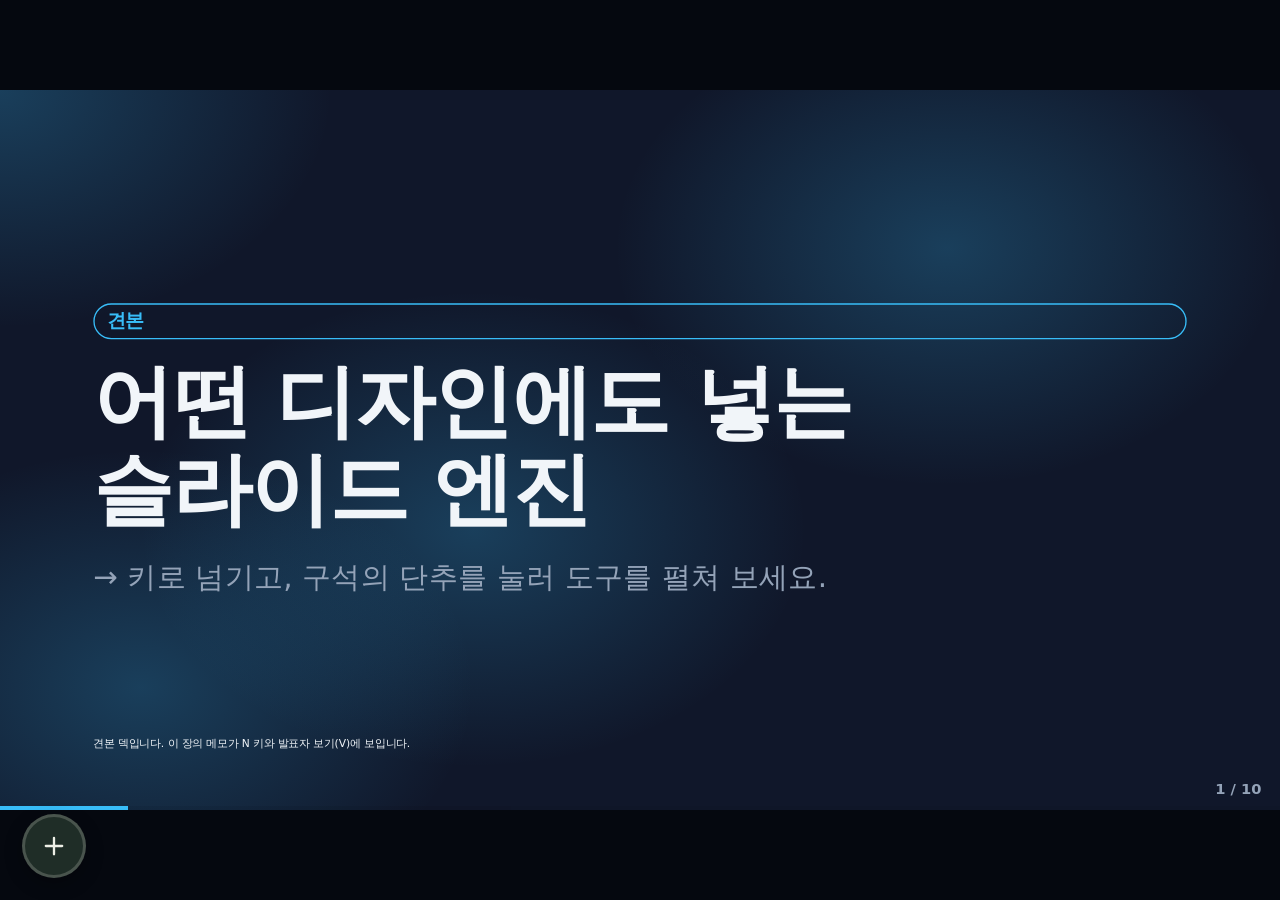
<file: engine/demo.html>
<!doctype html>
<html lang="ko">
<head>
<meta charset="utf-8">
<meta name="viewport" content="width=device-width,initial-scale=1">
<title>슬라이드 엔진 견본</title>
<style id="se-css">
/* =====================================================================
   슬라이드 엔진 · 모양
   엔진이 만드는 것은 모두 se- 로 시작한다. 슬라이드 디자인은 덱 쪽 CSS 가 맡는다.
   ===================================================================== */
:root{
  --se-chrome:#1F2D27; --se-chalk:#EDEFE6; --se-accent:#F1D35C; --se-line:rgba(237,239,230,.18); --se-sub:#B9C2BB;
  --se-mark:#FFE45C; --se-pen:#E5484D;
  --se-font:"IBM Plex Sans KR","Malgun Gothic","Apple SD Gothic Neo","Noto Sans KR",system-ui,sans-serif;
}

/* ---------- 덱이 따로 정하지 않았을 때의 기본 ---------- */
:where(#deck)>:where(.slide){position:absolute;inset:0;visibility:hidden;overflow:hidden}
:where(#deck)>:where(.slide.active){visibility:visible;z-index:2}
:where(#deck)>:where(.slide.leaving){visibility:visible;z-index:1}

/* ---------- 단계 · 강조 · 퇴장 ---------- */
body:not(.se-editing) .slide [data-step]:not(.se-on){visibility:hidden}
.se-gone{opacity:0 !important}
.se-struck{opacity:.6}
.se-glow{filter:drop-shadow(0 0 14px rgba(255,214,0,.85))}
.se-markin{background-image:linear-gradient(var(--se-mark),var(--se-mark));background-repeat:no-repeat;background-size:100% 100%;-webkit-box-decoration-break:clone;box-decoration-break:clone;padding:0 .08em}
.se-underline,.se-circle,.se-strike{position:absolute;overflow:visible;pointer-events:none;z-index:3}
.se-underline{left:-2%;width:104%;bottom:-.22em;height:.32em}
.se-strike{left:-2%;width:104%;top:calc(50% - .16em);height:.32em}
.se-circle{left:-9%;top:-18%;width:118%;height:136%}
.se-underline path,.se-circle path,.se-strike path{fill:none;stroke:var(--se-pen);stroke-width:7;stroke-linecap:round;stroke-dasharray:1;stroke-dashoffset:1}
.se-spot{position:absolute;z-index:40;border-radius:28px;box-shadow:0 0 0 4000px rgba(10,12,16,.64);pointer-events:none}
.se-u{display:inline-block}
.se-wd{display:inline-block;white-space:nowrap}
.se-caret{display:inline-block;width:.07em;height:1em;margin-left:.05em;vertical-align:-.12em;background:currentColor}

/* ---------- 상호작용 ---------- */
.se-flip{position:relative;cursor:pointer;perspective:1800px}
.se-flip>*{backface-visibility:hidden;-webkit-backface-visibility:hidden;transition:transform .7s cubic-bezier(.3,1.2,.5,1)}
.se-flip>:nth-child(2){position:absolute;inset:0;transform:rotateY(180deg)}
.se-flip.se-flipped>:nth-child(1){transform:rotateY(-180deg)}
.se-flip.se-flipped>:nth-child(2){transform:rotateY(0deg)}
#stage:not(.motion) .se-flip>*{transition:none}
.se-coverable{position:relative}
.se-lid{position:absolute;inset:-6px;z-index:5;display:flex;align-items:center;justify-content:center;border-radius:inherit;background:repeating-linear-gradient(-45deg,#2A3A33 0 18px,#24332D 18px 36px);color:#EDEFE6;font:600 40px/1.2 var(--se-font);cursor:pointer;clip-path:inset(0 0 0 0);transition:clip-path .65s cubic-bezier(.7,0,.2,1)}
.se-open>.se-lid{clip-path:inset(0 0 0 100%);pointer-events:none}
#stage:not(.motion) .se-lid{transition:none}
body.se-editing .se-lid{opacity:.35;pointer-events:none}
.se-quiz>*{cursor:pointer;transition:background-color .25s,box-shadow .25s,opacity .25s}
.se-quiz>.se-right{background-color:rgba(34,160,107,.2) !important;box-shadow:inset 0 0 0 6px #22A06B !important}
.se-quiz>.se-wrong{background-color:rgba(229,72,77,.14) !important;box-shadow:inset 0 0 0 6px #E5484D !important;opacity:.7}
body.se-editing .se-quiz>[data-correct]{box-shadow:inset 0 0 0 4px rgba(34,160,107,.7)}
.se-enl{cursor:zoom-in}
.se-hot{cursor:pointer}
.se-pop{position:absolute;z-index:45;max-width:640px;padding:22px 28px;border-radius:18px;background:#1F2D27;color:#EDEFE6;font:500 34px/1.45 var(--se-font);box-shadow:0 20px 50px rgba(0,0,0,.35);transform:translate(-50%,0);pointer-events:auto}
.se-pop.up{transform:translate(-50%,-100%)}

/* 엔진으로 넣은 요소 */
.slide .se-obj{position:absolute;box-sizing:border-box;margin:0}
.se-text{min-height:1.3em;font-size:56px;font-weight:600;line-height:1.35;word-break:keep-all;overflow-wrap:break-word}
.se-text.se-title{font-size:96px;font-weight:700;line-height:1.2}
.se-shape{display:flex;align-items:center;justify-content:center;padding:20px;color:#fff;font-size:48px;font-weight:700;line-height:1.3;text-align:center}
.se-shape[data-shape="round"]{border-radius:40px}
.se-shape[data-shape="ellipse"]{border-radius:50%}
.se-shape[data-shape="triangle"]{clip-path:polygon(50% 0,100% 100%,0 100%);padding-top:30%}
.se-shape[data-shape="arrow"]{clip-path:polygon(0 30%,64% 30%,64% 0,100% 50%,64% 100%,64% 70%,0 70%)}
.se-shape[data-shape="line"]{padding:0;border-radius:6px}
.se-image img{display:block;width:100%;height:100%;object-fit:contain}
.se-hotspot{width:56px;height:56px;padding:0;border:0;border-radius:50%;background:#E5484D;box-shadow:0 0 0 8px rgba(229,72,77,.3);cursor:pointer}
#stage.motion .slide.active .se-hotspot{animation:seHot 1.8s ease-out infinite}
@keyframes seHot{0%{box-shadow:0 0 0 0 rgba(229,72,77,.65)}100%{box-shadow:0 0 0 28px rgba(229,72,77,0)}}

/* ---------- 배경 움직임 ---------- */
.se-bg{position:absolute;inset:0;z-index:-1;overflow:hidden;pointer-events:none;--se-bg-c:var(--c,#2F4BC8)}
.se-bg i{position:absolute;left:var(--x);top:var(--y);display:block}
.se-bg-drift i{width:52%;height:66%;border-radius:50%;background:radial-gradient(closest-side,color-mix(in srgb,var(--se-bg-c) 24%,transparent),transparent);translate:-50% -50%}
.se-bg-particles i{width:calc(16px * var(--s));height:calc(16px * var(--s));border-radius:50%;background:var(--se-bg-c);opacity:.16}
.se-bg-gradient{background:linear-gradient(120deg,color-mix(in srgb,var(--se-bg-c) 16%,transparent),transparent 45%,color-mix(in srgb,var(--se-bg-c) 12%,transparent) 70%,transparent);background-size:300% 300%}
#stage.motion:not(.se-calm) .slide.active .se-bg-drift i{animation:seDrift 16s ease-in-out infinite alternate;animation-delay:calc(var(--d) * -2)}
#stage.motion:not(.se-calm) .slide.active .se-bg-particles i{animation:seFloat 10s linear infinite;animation-delay:calc(var(--d) * -1.6)}
#stage.motion:not(.se-calm) .slide.active .se-bg-gradient{animation:seGrad 18s ease-in-out infinite alternate}
@keyframes seDrift{from{translate:-62% -40%}to{translate:-30% -64%}}
@keyframes seFloat{0%{translate:0 60px;opacity:0}20%{opacity:.22}100%{translate:30px -320px;opacity:0}}
@keyframes seGrad{from{background-position:0% 40%}to{background-position:100% 60%}}

/* ---------- 무대 위 엔진 층 ---------- */
.se-num{position:absolute;right:28px;bottom:16px;z-index:58;display:flex;align-items:center;gap:14px;font:600 22px/1.3 var(--se-font);color:var(--se-num-color,#5F6670);font-variant-numeric:tabular-nums;pointer-events:none}
.se-digits{padding:0 12px;background:#1D2228;color:#fff;font-style:normal}
.se-stepflag{padding:0 10px;background:var(--se-mark);color:#1D2228;font-weight:700}
.se-progress{position:absolute;left:0;right:0;bottom:0;z-index:57;height:6px;background:rgba(0,0,0,.06);pointer-events:none}
.se-progress i{display:block;height:100%;background:var(--se-progress-c,#2F4BC8);transition:width .4s}
body.se-full .se-progress{display:none}
.se-ink,.se-fx{position:absolute;left:0;top:0;width:1920px;height:1080px;pointer-events:none}
.se-ink{z-index:60}
.se-ink-hl{mix-blend-mode:multiply}
.se-fx{z-index:75}
.se-board{position:absolute;inset:0;z-index:59;background:radial-gradient(ellipse at 30% 20%,#2D4239,#1E2D27 72%);box-shadow:inset 0 0 0 18px #6B4E33,inset 0 0 0 24px #4A3522}
.se-board[hidden]{display:none}
.se-ink-hit{position:absolute;inset:0;z-index:66;touch-action:none;cursor:crosshair}
.se-ink-hit[hidden]{display:none}
.se-ink-hit[data-tool="laser"]{cursor:none}
.se-ink-hit[data-tool="eraser"]{cursor:cell}
body.se-editing .se-ink,body.se-editing .se-ink-hit{display:none}

/* 테마: 어둡게 (사진은 원래 색) */
html[data-se-theme="dark"] #stage>:not([data-se-rt]){filter:invert(1) hue-rotate(180deg)}
html[data-se-theme="dark"] #stage>:not([data-se-rt]) :is(img,video){filter:invert(1) hue-rotate(180deg)}

/* ---------- 화면 도구 ---------- */
#se-ui{position:fixed;inset:0;z-index:1000;pointer-events:none;color:var(--se-chalk);font:500 15px/1.4 var(--se-font);-webkit-font-smoothing:antialiased;user-select:none;-webkit-user-select:none}
#se-ui>*{pointer-events:auto}
#se-ui .se-fan,#se-ui .se-sel,#se-ui .se-guides,#se-ui .se-toasts{pointer-events:none}
#se-ui [hidden]{display:none !important}
:where(#se-ui button){font:inherit;color:inherit}
#se-ui :focus-visible{outline:3px solid var(--se-accent);outline-offset:2px}
.se-ic{display:block;flex:none;width:22px;height:22px;fill:none;stroke:currentColor;stroke-width:2;stroke-linecap:round;stroke-linejoin:round}

.se-puck{position:fixed;z-index:5;display:grid;place-items:center;width:64px;height:64px;padding:0;border:3px solid rgba(237,239,230,.2);border-radius:50%;background:var(--se-chrome);color:var(--se-chalk);box-shadow:0 6px 18px rgba(0,0,0,.28);cursor:pointer;touch-action:none;transition:opacity .35s,background-color .2s,color .2s,box-shadow .2s}
.se-puck .se-ic{width:28px;height:28px;transition:transform .3s}
.se-puck.dragging{transition:none;opacity:1}
body:not(.se-awake) #se-ui:not(.se-fan-open) .se-puck:not(:hover):not(.se-pen){opacity:.5}
.se-fan-open .se-puck{background:var(--se-accent);color:var(--se-chrome);opacity:1}
.se-fan-open .se-puck .se-ic{transform:rotate(45deg)}
.se-puck.se-pen{background:var(--puck-c);color:var(--puck-fg,#fff)}
body.se-editing .se-puck{box-shadow:0 0 0 5px var(--se-accent),0 6px 18px rgba(0,0,0,.28)}
body.se-full:not(.se-peek) #se-ui:not(.se-fan-open) .se-puck,body.se-full:not(.se-peek) .se-cap{opacity:0;pointer-events:none}
body.se-idle,body.se-idle *{cursor:none !important}

.se-fan-i{position:fixed;display:grid;place-items:center;width:56px;height:56px;padding:0;border:0;border-radius:50%;background:var(--se-chrome);color:var(--se-chalk);box-shadow:0 6px 16px rgba(0,0,0,.25);cursor:pointer;pointer-events:auto;opacity:0;transform:translate(0,0) scale(.3);transition:transform .38s cubic-bezier(.34,1.56,.64,1),opacity .2s,background-color .15s;transition-delay:calc(var(--i) * 22ms)}
.se-fan.on .se-fan-i{opacity:1;transform:translate(var(--tx),var(--ty)) scale(1)}
.se-fan-i:hover,.se-fan-i:focus-visible{background:var(--se-accent);color:var(--se-chrome);outline:none}
.se-fan-i.on{box-shadow:0 0 0 3px var(--se-accent),0 6px 16px rgba(0,0,0,.25)}
.se-fan-i.back{background:#34463D}
.se-fan-l{position:absolute;left:50%;top:50%;padding:5px 9px;border-radius:8px;background:rgba(31,45,39,.94);color:var(--se-chalk);font-size:14px;font-weight:600;white-space:nowrap;pointer-events:none;transform:translate(calc(-50% + var(--lx)),calc(-50% + var(--ly)))}

.se-cap{position:fixed;z-index:4;display:flex;flex-wrap:wrap;align-items:center;gap:3px;max-width:calc(100vw - 130px);padding:6px 10px;border-radius:32px;background:var(--se-chrome);box-shadow:0 6px 18px rgba(0,0,0,.28)}
.se-t{display:grid;place-items:center;width:40px;height:40px;padding:0;border:0;border-radius:50%;background:none;color:var(--se-chalk);cursor:pointer}
.se-t:hover{background:rgba(237,239,230,.12)}
.se-t.on{background:var(--se-chalk);color:var(--se-chrome)}
.se-mode{height:30px;padding:0 10px;border:1px solid rgba(237,239,230,.35);border-radius:999px;background:none;font-size:13px !important;cursor:pointer}
.se-div{display:block;width:1px;height:26px;margin:0 4px;background:var(--se-line)}
.se-dot{width:26px;height:26px;margin:0 2px;padding:0;border:0;border-radius:50%;background:var(--c);box-shadow:inset 0 0 0 1px rgba(255,255,255,.35);cursor:pointer}
.se-dot.on{box-shadow:0 0 0 3px var(--se-chrome),0 0 0 5px var(--se-chalk)}
.se-sz{display:grid;place-items:center;width:34px;height:40px;padding:0;border:0;border-radius:8px;background:none;cursor:pointer}
.se-sz i{display:block;width:var(--w);height:var(--w);border-radius:50%;background:var(--se-chalk);opacity:.45}
.se-sz.on i{opacity:1;box-shadow:0 0 0 3px rgba(241,211,92,.65)}

.se-boardbar{position:fixed;left:50%;top:16px;z-index:4;display:flex;align-items:center;gap:4px;padding:6px 8px 6px 18px;border-radius:999px;background:var(--se-chrome);box-shadow:0 6px 18px rgba(0,0,0,.3);transform:translateX(-50%)}
.se-boardbar b{margin-right:6px;font-variant-numeric:tabular-nums}
.se-boardbar button{display:inline-flex;align-items:center;gap:6px;height:38px;padding:0 12px;border:0;border-radius:999px;background:none;font-weight:600;cursor:pointer}
.se-boardbar button:hover{background:rgba(237,239,230,.12)}
.se-boardbar .se-ic{width:18px;height:18px}

.se-card{position:fixed;z-index:8;display:flex;flex-direction:column;min-width:290px;max-width:min(440px,calc(100vw - 40px));max-height:calc(100vh - 40px);border:1px solid var(--se-line);border-radius:18px;background:var(--se-chrome);color:var(--se-chalk);box-shadow:0 18px 50px rgba(0,0,0,.38)}
.se-card-h{display:flex;align-items:center;gap:8px;padding:10px 10px 6px 18px;cursor:move;touch-action:none}
.se-card-h b{flex:1;font-size:16px}
.se-x{display:grid;place-items:center;width:36px;height:36px;padding:0;border:0;border-radius:50%;background:none;cursor:pointer}
.se-x:hover{background:rgba(237,239,230,.12)}
.se-card-b{padding:4px 18px 18px;overflow:auto;user-select:text;-webkit-user-select:text}
.se-card-tall{max-height:min(640px,calc(100vh - 40px))}
.se-card-wide{max-width:min(1000px,calc(100vw - 40px))}
.se-btn{display:inline-flex;align-items:center;justify-content:center;gap:6px;height:40px;padding:0 14px;border:1px solid var(--se-line);border-radius:999px;background:rgba(237,239,230,.06);font-weight:600;white-space:nowrap;cursor:pointer}
.se-btn:hover{background:rgba(237,239,230,.14)}
.se-btn:disabled{opacity:.5;cursor:default}
.se-btn .se-ic{width:18px;height:18px}
.se-primary{border-color:var(--se-accent);background:var(--se-accent);color:var(--se-chrome) !important}
.se-primary:hover{background:#F6DE7E}
.se-sm{height:34px;padding:0 12px;font-size:14px !important}
.se-row{display:flex;align-items:center;gap:8px}
.se-wrap{flex-wrap:wrap}
.se-gap{margin-top:14px}
.se-end{justify-content:flex-end}
.se-col{display:flex;flex-direction:column;align-items:stretch;gap:6px}
.se-col .se-btn{justify-content:flex-start}
.se-input{width:100%;min-width:0;height:40px;padding:0 12px;border:1px solid var(--se-line);border-radius:10px;background:rgba(0,0,0,.25);color:var(--se-chalk);font:inherit}
textarea.se-input{height:auto;padding:10px 12px;resize:vertical}
.se-lab{margin:14px 0 6px;color:var(--se-sub);font-size:13px;font-weight:700;letter-spacing:.04em}
.se-hint{margin:6px 0 0;color:var(--se-sub);font-size:13px;font-weight:400;letter-spacing:0}
.se-seg{display:flex;flex-wrap:wrap;gap:4px;padding:4px;border-radius:12px;background:rgba(0,0,0,.25)}
.se-seg button{flex:1 1 auto;height:34px;padding:0 10px;border:0;border-radius:9px;background:none;font-weight:600;white-space:nowrap;cursor:pointer}
.se-seg button[aria-pressed="true"]{background:var(--se-chalk);color:var(--se-chrome)}
.se-chips{display:flex;flex-wrap:wrap;gap:6px}
.se-chips button{height:32px;padding:0 12px;border:1px solid var(--se-line);border-radius:999px;background:none;font-size:14px !important;font-weight:600;cursor:pointer}
.se-chips button[aria-pressed="true"]{border-color:var(--se-accent);background:var(--se-accent);color:var(--se-chrome)}
.se-chips button:disabled{opacity:.4;cursor:not-allowed}
.se-check{display:flex;align-items:center;gap:8px;margin-top:8px;font-size:14px;cursor:pointer}
.se-check.off{opacity:.45;pointer-events:none}
.se-big{margin:10px 0;font:700 72px/1.1 var(--se-font);font-variant-numeric:tabular-nums;text-align:center;letter-spacing:.02em}
.se-card-timer .se-big{font-size:88px}
.se-ended .se-big{color:#FF8A8A}
.se-tabs{margin-bottom:6px}
.se-pk-out{min-height:1.2em;font-size:80px;word-break:keep-all}
.se-pk-out.se-win{color:var(--se-accent)}
.se-pk-hist{min-height:1em;margin:0;color:var(--se-sub);font-size:13px}
.se-pk-num input{text-align:center}
.se-keypad{display:grid;grid-template-columns:repeat(3,1fr);gap:6px;margin-top:10px}
.se-key{height:48px;border:1px solid var(--se-line);border-radius:12px;background:rgba(237,239,230,.06);font-size:20px !important;font-weight:700;cursor:pointer}
.se-toc{display:flex;flex-direction:column;gap:2px;min-width:300px}
.se-toc-sec{margin:12px 0 4px;color:var(--se-accent);font-size:13px;font-weight:700;letter-spacing:.06em}
.se-toc-i{display:flex;align-items:baseline;gap:10px;padding:7px 10px;border:0;border-radius:8px;background:none;font-size:15px;text-align:left;cursor:pointer}
.se-toc-i:hover{background:rgba(237,239,230,.1)}
.se-toc-i.cur{background:rgba(241,211,92,.18)}
.se-toc-i.hid{opacity:.5}
.se-toc-i .n{min-width:2.2em;color:var(--se-sub);font-variant-numeric:tabular-nums;text-align:right}
.se-help{display:grid;grid-template-columns:repeat(auto-fit,minmax(280px,1fr));gap:4px 28px}
.se-help h4{margin:12px 0 6px;color:var(--se-accent);font-size:14px}
.se-help dl{margin:0}
.se-help dl div{display:grid;grid-template-columns:minmax(120px,auto) 1fr;gap:12px;padding:5px 0;border-top:1px solid var(--se-line);font-size:14px}
.se-help dt{font-weight:700}
.se-help dd{margin:0;color:#D5DAD4}
.se-ok{display:flex;align-items:center;gap:8px;color:#7EE2A8;font-weight:700}
.se-chk{display:flex;gap:10px;align-items:baseline;padding:7px 10px;border:0;border-radius:8px;background:rgba(237,239,230,.06);font-size:14px;text-align:left;cursor:pointer}
.se-chk:hover{background:rgba(237,239,230,.14)}
.se-chk b{min-width:2em;color:var(--se-accent)}
.se-chk span{overflow:hidden;white-space:nowrap;text-overflow:ellipsis}

.se-grid{position:fixed;inset:0;z-index:20;display:flex;flex-direction:column;background:#18211D}
.se-grid header{display:flex;align-items:center;gap:16px;padding:14px 22px}
.se-grid header span{flex:1;color:var(--se-sub)}
.se-grid-in{flex:1;display:grid;grid-template-columns:repeat(auto-fill,minmax(216px,1fr));align-content:start;gap:16px;padding:6px 22px 30px;overflow:auto;justify-items:center}
.se-grid-i,.se-film-i{position:relative;padding:0;border:0;background:#000;cursor:pointer;overflow:hidden;outline:3px solid transparent;outline-offset:3px}
.se-grid-i{width:216px;height:121.5px;border-radius:6px}
.se-grid-i.cur,.se-film-i.cur{outline-color:var(--se-accent)}
.se-grid-i:hover{outline-color:#fff}
.se-grid-i.hid .se-thumb,.se-film-i.hid .se-thumb{opacity:.38}
.se-grid-i .n,.se-film-i .n{position:absolute;left:0;top:0;z-index:2;padding:1px 7px;border-bottom-right-radius:6px;background:rgba(31,45,39,.92);color:#fff;font-size:13px;font-weight:700}
.se-thumb{position:relative;overflow:hidden;pointer-events:none}
.se-thumb>.slide,.se-pv-in>.slide{position:absolute;left:0;top:0;right:auto;bottom:auto;width:1920px;height:1080px;visibility:visible !important;transform-origin:0 0}
.se-thumb *,.se-thumb *::before,.se-thumb *::after,.se-pv-in *,.se-pv-in *::before,.se-pv-in *::after{animation:none !important;transition:none !important}
.se-thumb [data-step]{visibility:inherit !important}
.se-thumb .se-lid{display:none}

.se-notes{position:fixed;left:0;right:0;bottom:0;z-index:3;max-height:40vh;overflow:auto;padding:18px max(28px,6vw) 26px;border-top:1px solid var(--se-line);background:rgba(22,30,26,.97);color:#F2F3EF;user-select:text;-webkit-user-select:text}
body.se-editing .se-notes{bottom:118px;max-height:32vh}
.se-notes-h{margin:0 0 6px;color:#AEB4BC;font-size:14px;font-weight:600}
.se-notes-b{font-size:clamp(18px,1.8vw,28px);line-height:1.55}
.se-notes-b[contenteditable]{min-height:2em;outline:2px dashed rgba(241,211,92,.5);outline-offset:6px}
.se-notes-b .none{color:#8C939B}

.se-toasts{position:fixed;left:50%;bottom:28px;z-index:30;display:flex;flex-direction:column;align-items:center;gap:8px;transform:translateX(-50%)}
body.se-editing .se-toasts{bottom:140px}
.se-toast{max-width:80vw;padding:10px 18px;border-radius:999px;background:var(--se-chrome);color:var(--se-chalk);font-weight:600;text-align:center;box-shadow:0 8px 24px rgba(0,0,0,.3);opacity:0;transform:translateY(8px);transition:opacity .25s,transform .25s}
.se-toast.on{opacity:1;transform:none}
.se-modal-back{position:fixed;inset:0;z-index:40;display:grid;place-items:center;background:rgba(0,0,0,.45)}
.se-dialog{width:min(440px,calc(100vw - 40px));padding:22px;border-radius:18px;background:var(--se-chrome);box-shadow:0 24px 60px rgba(0,0,0,.45)}
.se-dialog p{margin:0 0 18px;font-size:17px;line-height:1.5}
.se-cover{position:fixed;inset:0;z-index:50;background:#000;cursor:none}
.se-cover[data-c="white"]{background:#fff}
.se-tchip{position:fixed;right:22px;top:22px;z-index:4;height:44px;padding:0 16px;border:0;border-radius:999px;background:var(--se-chrome);color:var(--se-chalk);font:700 22px/1 var(--se-font) !important;font-variant-numeric:tabular-nums;box-shadow:0 6px 18px rgba(0,0,0,.28);cursor:pointer}
#se-ui[data-corner="tr"] .se-tchip{right:auto;left:22px}
.se-tchip.se-ended{background:#B42318;color:#fff}
.se-enlarge{position:fixed;inset:0;z-index:45;background:rgba(10,12,14,.88);cursor:zoom-out}
.se-enlarge-in{position:absolute;left:50%;top:50%;transform-origin:center}

/* ---------- 편집 모드 ---------- */
.se-sel{position:fixed;inset:0;z-index:2}
.se-box{position:fixed;border:2px solid var(--se-accent);box-shadow:0 0 0 1px rgba(0,0,0,.35);cursor:move;pointer-events:auto}
.se-box:not(.one){border-style:dashed}
.se-box.texting{border-style:dashed;pointer-events:none}
.se-h{position:absolute;width:14px;height:14px;border:2px solid #1F2D27;border-radius:3px;background:#fff;pointer-events:auto}
.se-h-nw{left:-8px;top:-8px;cursor:nwse-resize}.se-h-n{left:calc(50% - 7px);top:-8px;cursor:ns-resize}.se-h-ne{right:-8px;top:-8px;cursor:nesw-resize}.se-h-e{right:-8px;top:calc(50% - 7px);cursor:ew-resize}
.se-h-se{right:-8px;bottom:-8px;cursor:nwse-resize}.se-h-s{left:calc(50% - 7px);bottom:-8px;cursor:ns-resize}.se-h-sw{left:-8px;bottom:-8px;cursor:nesw-resize}.se-h-w{left:-8px;top:calc(50% - 7px);cursor:ew-resize}
.se-h-rot{left:calc(50% - 8px);top:-42px;width:16px;height:16px;border-color:var(--se-accent);border-radius:50%;background:var(--se-accent);cursor:grab}
.se-h-rot::after{content:"";position:absolute;left:5px;top:14px;width:2px;height:22px;background:var(--se-accent)}
@media (pointer:coarse){.se-h{width:24px;height:24px}.se-h-nw,.se-h-ne,.se-h-se,.se-h-sw{margin:-5px}}
.se-guides i{position:fixed;z-index:3;background:#FF3D7F}
.se-guides .v{width:1px}.se-guides .h{height:1px}
.se-pill{position:fixed;z-index:6;display:flex;align-items:center;gap:2px;padding:5px 6px;border-radius:999px;background:var(--se-chrome);box-shadow:0 8px 22px rgba(0,0,0,.32)}
.se-pill button{display:grid;place-items:center;width:38px;height:38px;padding:0;border:0;border-radius:50%;background:none;cursor:pointer}
.se-pill button:hover{background:rgba(237,239,230,.12)}
.se-pill .se-wide{display:flex;gap:6px;width:auto;padding:0 12px;border-radius:999px;background:rgba(241,211,92,.16);color:var(--se-accent);font-size:14px !important;font-weight:700}
.se-pill .se-ic{width:20px;height:20px}
.se-pill-note{padding:0 12px;font-size:14px}
.se-popover{position:fixed;z-index:7;width:min(380px,calc(100vw - 16px));max-height:min(72vh,600px);overflow:auto;padding:4px 16px 16px;border:1px solid var(--se-line);border-radius:16px;background:var(--se-chrome);box-shadow:0 18px 50px rgba(0,0,0,.4)}
.se-popover[data-kind="motion"]{width:min(480px,calc(100vw - 16px))}
.se-popover[data-kind="more"]{width:220px;padding-top:12px}
.se-sw{display:flex;flex-wrap:wrap;align-items:center;gap:8px;margin-bottom:8px}
.se-sw button{width:30px;height:30px;padding:0;border:0;border-radius:50%;background:var(--c);box-shadow:inset 0 0 0 1px rgba(255,255,255,.35);cursor:pointer}
.se-sw .se-none{background:linear-gradient(45deg,transparent 44%,#E5484D 44% 56%,transparent 56%),#fff}
.se-cpick{position:relative;width:30px;height:30px;overflow:hidden;border-radius:50%;background:conic-gradient(red,yellow,lime,cyan,blue,magenta,red);cursor:pointer}
.se-cpick input{width:100%;height:100%;opacity:0;cursor:pointer}
.se-range{width:100%;accent-color:var(--se-accent)}
.se-film{position:fixed;left:0;right:0;bottom:0;z-index:5;display:flex;align-items:stretch;height:118px;border-top:1px solid var(--se-line);background:#16201B}
.se-film-tools{display:grid;flex:none;grid-template-columns:auto auto 1fr;align-content:center;gap:6px;width:300px;padding:8px 12px 8px 104px}
#se-ui[data-corner="br"] .se-film-tools,#se-ui[data-corner="tr"] .se-film-tools,#se-ui[data-corner="tl"] .se-film-tools{padding-left:12px;width:208px}
.se-film-tools button{display:inline-flex;align-items:center;justify-content:center;gap:4px;height:38px;padding:0 10px;border:1px solid var(--se-line);border-radius:10px;background:none;font-weight:600;cursor:pointer}
.se-film-tools button:hover{background:rgba(237,239,230,.12)}
.se-film-tools .se-save{border-color:var(--se-accent);background:var(--se-accent);color:var(--se-chrome)}
.se-film-tools .se-ic{width:18px;height:18px}
.se-film-state{grid-column:1/-1;overflow:hidden;color:var(--se-sub);font-size:12px;white-space:nowrap;text-overflow:ellipsis}
body.se-dirty .se-film-state{color:var(--se-accent)}
.se-film-strip{position:relative;flex:1;display:flex;align-items:center;gap:12px;padding:0 16px;overflow-x:auto;overflow-y:hidden;scrollbar-width:thin}
.se-film-i{flex:none;width:148px;height:83.25px;border-radius:5px;touch-action:pan-x}
.se-film-i .h{position:absolute;right:4px;top:4px;z-index:2;display:grid;place-items:center;width:24px;height:24px;border-radius:50%;background:rgba(31,45,39,.92)}
.se-film-i .h .se-ic{width:15px;height:15px}
.se-film-i.drag{opacity:.4}
.se-film-add{display:grid;flex:none;place-items:center;width:83px;height:83px;border:2px dashed rgba(237,239,230,.35);border-radius:8px;background:none;cursor:pointer}
.se-film-mark{position:absolute;top:14px;bottom:14px;width:4px;border-radius:2px;background:var(--se-accent)}
body.se-editing #stage{box-shadow:0 0 0 1px rgba(255,255,255,.08),0 10px 40px rgba(0,0,0,.45)}
body.se-editing .slide [contenteditable="true"]{outline:none;cursor:text;user-select:text;-webkit-user-select:text}
body.se-editing .se-text:empty::before{content:"글을 적어 주세요";opacity:.4}
body.se-editing .slide.active{cursor:default}
body.se-dropping #stage{outline:6px dashed var(--se-accent);outline-offset:-6px}
body.se-editing .se-num .se-stepflag{display:none}

/* ---------- 발표자 보기 (새 창) ---------- */
body.se-pv{display:flex;flex-direction:column;height:100vh;margin:0;overflow:hidden;background:#141B18;color:#EDEFE6;font:500 16px/1.4 var(--se-font)}
.se-pv-h{display:flex;flex-wrap:wrap;align-items:center;gap:12px;padding:10px 16px;background:#1F2D27}
.se-pv-h button{height:38px;padding:0 14px;border:1px solid rgba(237,239,230,.25);border-radius:999px;background:none;color:inherit;font:inherit;font-weight:700;cursor:pointer}
.se-pv-sp{flex:1}
.se-pv-lab{color:#B9C2BB;font-size:13px}
.se-pv-el,.se-pv-tm,.se-pv-clock{font-size:22px;font-variant-numeric:tabular-nums}
.se-pv-step{color:#F1D35C;font-weight:700}
.se-pv-m{flex:1;display:grid;grid-template-columns:minmax(0,1.7fr) minmax(0,1fr);gap:16px;min-height:0;padding:16px}
.se-pv-side{display:flex;flex-direction:column;min-height:0}
.se-pv-cap{margin:0 0 6px;color:#B9C2BB;font-size:13px;font-weight:700}
.se-pv-frame{position:relative;flex:none;width:100%;overflow:hidden;border-radius:8px;background:#000}
.se-pv-in{position:absolute;left:0;top:0;width:1920px;height:1080px;transform-origin:0 0}
.se-pv-notes{flex:1;margin-top:6px;padding:14px 16px;overflow:auto;border-radius:10px;background:#1F2D27;font-size:22px;line-height:1.55}
.se-pv-notes .none{color:#8C939B}
.se-pv-end{margin:0;padding:40px;color:#B9C2BB;text-align:center}

@media (prefers-reduced-motion:reduce){
  #se-ui *,.se-lid,.se-flip>*,.se-progress i{transition:none !important}
}
</style>
<style>
/* 견본 덱 디자인: 어두운 남색 바탕. 엔진은 디자인과 상관없이 같은 기능을 준다. */
:root{--bg:#10172A;--fg:#F1F5F9;--sub:#94A3B8;--a:#38BDF8;--b:#F472B6;--c:#FACC15;--line:#1E293B}
*{box-sizing:border-box}
html,body{margin:0;height:100%;overflow:hidden;background:#05080F}
body{font-family:"Malgun Gothic","Apple SD Gothic Neo","Noto Sans KR",system-ui,sans-serif;color:var(--fg);word-break:keep-all}
#viewport{position:fixed;inset:0;overflow:hidden;touch-action:none;user-select:none}
#stage{position:absolute;left:0;top:0;width:1920px;height:1080px;transform-origin:0 0;overflow:hidden;background:var(--bg);--se-num-color:var(--sub);--se-progress-c:var(--a)}
.slide{position:absolute;inset:0;padding:110px 140px;background:var(--bg);visibility:hidden;overflow:hidden;--c:var(--a)}
.slide.active{visibility:visible;z-index:2}
.slide.leaving{visibility:visible;z-index:1}
h1{margin:0;font-size:120px;line-height:1.1;letter-spacing:-.02em}
h2{margin:0 0 50px;font-size:76px;line-height:1.15}
p{margin:0}
.lead{margin-top:36px;font-size:44px;color:var(--sub)}
.tag{display:inline-block;margin-bottom:28px;padding:6px 18px;border:2px solid var(--a);border-radius:999px;color:var(--a);font-size:28px;font-weight:700}
.grid{display:grid;grid-template-columns:repeat(4,1fr);gap:28px}
.cell{display:flex;align-items:center;justify-content:center;height:190px;border-radius:24px;background:var(--line);font-size:40px;font-weight:700}
.words{display:flex;flex-wrap:wrap;gap:46px 70px;font-size:64px;font-weight:700}
.words span{display:inline-block}
.row{display:flex;gap:60px;align-items:flex-end}
.bars{display:flex;gap:40px;align-items:flex-end;height:460px}
.bar{width:110px;border-radius:14px 14px 0 0;background:var(--a)}
.bar:nth-child(2){background:var(--b)}.bar:nth-child(3){background:var(--c)}
.count{font-size:200px;font-weight:800;color:var(--c);line-height:1}
.chart{width:760px;height:460px}
.chart path{fill:none;stroke:var(--a);stroke-width:10;stroke-linecap:round;stroke-linejoin:round}
.card2{width:380px;height:300px}
.card2>div{display:flex;align-items:center;justify-content:center;width:100%;height:100%;border-radius:26px;font-size:48px;font-weight:700;text-align:center;padding:30px}
.card2>div:first-child{background:var(--a);color:#06263A}
.card2>div:last-child{background:var(--b);color:#3B0626}
.quiz{display:flex;flex-direction:column;gap:18px;width:640px}
.quiz>div{padding:22px 30px;border-radius:18px;background:var(--line);font-size:40px;font-weight:600}
.secret{display:flex;align-items:center;justify-content:center;width:520px;height:300px;border-radius:26px;background:#0B1222;font-size:56px;font-weight:800;color:var(--c)}
.map{position:relative;width:560px;height:340px;border-radius:26px;background:linear-gradient(135deg,#1D4ED8,#0EA5E9)}
.map .se-hotspot{position:absolute}
.sun{position:absolute;left:180px;top:620px;width:220px;height:220px;border-radius:50%;background:var(--c)}
.morph2 .sun{left:1240px;top:220px;width:520px;height:520px}
.end{display:flex;flex-direction:column;justify-content:center;height:100%}
</style>
</head>
<body>
<div id="viewport">
<div id="stage">
<main id="deck">

<section class="slide" data-bg="drift" data-title="표지">
  <div class="end">
    <span class="tag" data-anim="pop">견본</span>
    <h1 data-anim="words">어떤 디자인에도 넣는 슬라이드 엔진</h1>
    <p class="lead" data-anim="up" data-delay="1">→ 키로 넘기고, 구석의 단추를 눌러 도구를 펼쳐 보세요.</p>
  </div>
  <aside class="notes">견본 덱입니다. 이 장의 메모가 N 키와 발표자 보기(V)에 보입니다.</aside>
</section>

<section class="slide" data-transition="push" data-title="등장">
  <h2>등장 · 누를 때마다 하나씩</h2>
  <div class="grid">
    <div class="cell" data-step data-anim="fade">서서히</div>
    <div class="cell" data-step data-anim="up">위로</div>
    <div class="cell" data-step data-anim="pop">튀어나오기</div>
    <div class="cell" data-step data-anim="drop">떨어지기</div>
    <div class="cell" data-step data-anim="blur">흐림→선명</div>
    <div class="cell" data-step data-anim="zoom">확대</div>
    <div class="cell" data-step data-anim="chars">글자씩</div>
    <div class="cell" data-step data-anim="type">타자기 효과</div>
  </div>
</section>

<section class="slide" data-transition="cover" data-title="강조">
  <h2 data-anim="stagger">강조 · <span>차례로</span> <span>나타나기</span></h2>
  <div class="words">
    <span data-emph="pulse">두근</span>
    <span data-emph="shake">흔들기</span>
    <span data-emph="glow">빛나기</span>
    <span data-emph="mark">형광펜</span>
    <span data-emph="underline">밑줄</span>
    <span data-emph="circle">동그라미</span>
    <span data-emph="spotlight" data-emph-step>스포트라이트 (누르면)</span>
  </div>
</section>

<section class="slide" data-transition="zoom" data-title="퇴장">
  <h2>퇴장 · 누를 때마다</h2>
  <div class="words">
    <span data-exit="strike">취소선</span>
    <span data-exit="fade">사라지기</span>
    <span data-exit="shrink">작아지기</span>
    <span data-exit="fly">날아가기</span>
  </div>
</section>

<section class="slide" data-transition="flip" data-title="숫자와 도식">
  <h2>숫자 · 막대 · 선</h2>
  <div class="row">
    <div><p class="count" data-count="0">1,250</p><p class="lead">명이 참여했다</p></div>
    <div class="bars"><div class="bar" data-bar="y" style="height:300px"></div><div class="bar" data-bar="y" data-delay=".2" style="height:420px"></div><div class="bar" data-bar="y" data-delay=".4" style="height:200px"></div></div>
    <svg class="chart" viewBox="0 0 760 460" data-draw><path d="M20 420 L180 300 L320 340 L480 160 L620 200 L740 40"/></svg>
  </div>
</section>

<section class="slide" data-transition="wipe" data-title="상호작용">
  <h2>눌러 보세요</h2>
  <div class="row" style="align-items:flex-start;gap:44px">
    <div class="card2" data-flip><div>앞면: 질문</div><div>뒷면: 답</div></div>
    <div class="secret" data-cover="눌러서 답 보기">민주주의</div>
    <div class="quiz" data-quiz><div>① 1948년</div><div data-correct>② 1994년</div><div>③ 2003년</div></div>
  </div>
  <div class="row" style="margin-top:60px">
    <div class="map" data-enlarge></div>
    <div class="map" style="width:420px"><button type="button" class="se-obj se-hotspot" data-hotspot data-tip="핫스팟: 누르면 설명이 나와요" style="left:180px;top:120px"></button></div>
  </div>
</section>

<section class="slide" data-transition="circle" data-bg="particles" data-title="모프 1">
  <h2>모프 전환 · 1</h2>
  <div class="sun" data-morph="sun"></div>
</section>

<section class="slide morph2" data-transition="morph" data-bg="gradient" data-title="모프 2">
  <h2>모프 전환 · 2</h2>
  <div class="sun" data-morph="sun"></div>
</section>

<section class="slide" data-hidden data-title="숨긴 장">
  <h2>숨긴 장</h2>
  <p class="lead">숨긴 장은 건너뜁니다. 번호나 목차로는 올 수 있어요.</p>
</section>

<section class="slide" data-transition="fade" data-title="끝">
  <div class="end"><h1 data-anim="blur">끝</h1><p class="lead">? 키를 누르면 모든 단축키가 보입니다.</p></div>
</section>

</main>
</div>
</div>
<script id="se-js">
(function () {
'use strict';
/* ---- 00-core.js ---- */
/* =====================================================================
   슬라이드 엔진 · 핵심
   무대 맞춤, 장 이동, 단계, 전환, 모션(등장·강조·퇴장·숫자·도식·배경·상호작용),
   실행 중에만 붙는 표시(rt)와 저장용 정리.
   이 파일들은 tools/engine/inject.py 가 하나로 묶어 슬라이드 HTML 안에 넣는다.
   ===================================================================== */
var D = document, W = window;
var SE = W.SE = W.SE || {};
SE.version = '1.0';

/* ---------- 작은 도구 ---------- */
function $(s, r) { return (r || D).querySelector(s); }
function $$(s, r) { return Array.prototype.slice.call((r || D).querySelectorAll(s)); }
function mk(tag, cls, html) { var e = D.createElement(tag); if (cls) e.className = cls; if (html != null) e.innerHTML = html; return e; }
function clamp(v, a, b) { return Math.max(a, Math.min(b, v)); }
function num(v, d) { var n = parseFloat(v); return isNaN(n) ? d : n; }
function esc(s) { return String(s).replace(/[&<>"]/g, function (c) { return { '&': '&amp;', '<': '&lt;', '>': '&gt;', '"': '&quot;' }[c]; }); }
var PATH = (function () { try { return decodeURIComponent(location.pathname); } catch (e) { return location.pathname; } })();
var store = {
  get: function (k, d) { try { var v = localStorage.getItem(k); return v == null ? d : JSON.parse(v); } catch (e) { return d; } },
  set: function (k, v) { try { localStorage.setItem(k, JSON.stringify(v)); } catch (e) { /* 저장 공간이 없으면 넘어간다 */ } },
  del: function (k) { try { localStorage.removeItem(k); } catch (e) { /* 무시 */ } }
};
function hash(s) { var h = 2166136261; for (var i = 0; i < s.length; i++) { h ^= s.charCodeAt(i); h = Math.imul(h, 16777619); } return (h >>> 0).toString(36) + ':' + s.length; }

/* ---------- 알림(이벤트) ---------- */
var handlers = {};
SE.on = function (ev, fn) { (handlers[ev] = handlers[ev] || []).push(fn); return SE; };
function emit(ev) {
  var a = Array.prototype.slice.call(arguments, 1), r;
  (handlers[ev] || []).forEach(function (fn) {
    try { var v = fn.apply(null, a); if (v !== undefined) r = v; } catch (e) { console.error('[SE] ' + ev, e); }
  });
  return r;
}
SE.emit = emit;
// 처음으로 true 를 돌려준 처리기에서 멈춘다 (키·클릭처럼 한 곳만 처리해야 할 때)
function until(ev) {
  var a = Array.prototype.slice.call(arguments, 1), list = handlers[ev] || [];
  for (var i = 0; i < list.length; i++) { try { if (list[i].apply(null, a) === true) return true; } catch (e) { console.error('[SE] ' + ev, e); } }
  return false;
}

/* ---------- 설정 ---------- */
var cfg = {
  width: 1920, height: 1080,
  transition: 'fade',        // 장에 data-transition 이 없을 때
  sections: {},              // data-part(또는 data-section) 값 → 목차에 보일 이름
  hiddenLabel: '숨김',        // 쪽 번호 옆에 붙는 말
  stepLabel: '',             // 남은 단계가 있을 때 쪽 번호 옆 표시 (예: '답')
  progress: true,            // 엔진의 얇은 진행 막대
  skipHidden: true,          // 처음에 숨긴 장을 건너뛸지
  shapeColor: '#2F4BC8'
};
SE.config = function (o) { for (var k in o) cfg[k] = o[k]; return cfg; };

var osReduce = W.matchMedia ? W.matchMedia('(prefers-reduced-motion: reduce)') : null;
var saved = store.get('se-settings', {});
var settings = {
  motion: saved.motion != null ? saved.motion : (osReduce && osReduce.matches ? 0 : 2), // 0 끄기 1 차분 2 기본 3 화려
  speed: saved.speed || 1,
  theme: saved.theme || 'default',
  corner: saved.corner || 'bl',
  sound: saved.sound !== false
};
function saveSettings() { store.set('se-settings', settings); }
SE.settings = settings;

/* ---------- 실행 중에만 붙는 것(rt): 저장할 때 원래대로 되돌린다 ----------
   rt.cls / rt.css / rt.attr / rt.html 로 바꾼 것은 원래 값을 기억해 두고,
   rt.node 로 만든 요소(data-se-rt)는 저장할 때 빠진다. */
var RT = new WeakMap();
function rec(e) { var r = RT.get(e); if (!r) { r = {}; RT.set(e, r); } return r; }
var rt = SE.rt = {
  cls: function (e, name, on) {
    if (!e) return;
    var r = rec(e); r.cls = r.cls || {};
    if (!(name in r.cls)) r.cls[name] = e.classList.contains(name);
    e.classList.toggle(name, on === undefined ? true : !!on);
  },
  css: function (e, prop, val) {
    var r = rec(e); r.css = r.css || {};
    if (!(prop in r.css)) r.css[prop] = [e.style.getPropertyValue(prop), e.style.getPropertyPriority(prop)];
    if (val == null || val === '') e.style.removeProperty(prop); else e.style.setProperty(prop, val);
  },
  attr: function (e, name, val) {
    var r = rec(e); r.attr = r.attr || {};
    if (!(name in r.attr)) r.attr[name] = e.getAttribute(name);
    if (val == null || val === false) e.removeAttribute(name); else e.setAttribute(name, val === true ? '' : val);
  },
  html: function (e, html) { var r = rec(e); if (r.html == null) r.html = e.innerHTML; if (html != null) e.innerHTML = html; },
  keepHtml: function (e) { var r = rec(e); if (r.html == null) r.html = e.innerHTML; },
  node: function (n) { n.setAttribute('data-se-rt', ''); return n; },
  has: function (e, kind, name) { var r = RT.get(e); return !!(r && r[kind] && (name in r[kind])); },
  forget: function (e, kind, name) {
    var r = RT.get(e); if (!r) return;
    if (kind === 'html') r.html = null; else if (r[kind]) delete r[kind][name];
  },
  // rt.html 로 바꾼 내용을 원래대로 (글자를 고치기 전)
  restoreHtml: function restore(e) {
    var r = RT.get(e);
    if (r && r.html != null) { e.innerHTML = r.html; r.html = null; e.__seSplit = null; return; }
    Array.prototype.forEach.call(e.children, restore);
  },
  isRt: function (n) { return !!(n && n.closest && n.closest('[data-se-rt]')); }
};

// rt 노드 안으로는 들어가지 않고 요소를 차례대로 모은다 (살아 있는 문서와 복사본이 같은 순서가 되도록)
function listEls(root) {
  var out = [];
  (function walk(e) { out.push(e); if (e.hasAttribute && e.hasAttribute('data-se-rt')) return; for (var c = e.firstElementChild; c; c = c.nextElementSibling) walk(c); })(root);
  return out;
}
// clone 은 live.cloneNode(true) 로 막 만든 복사본이어야 한다
function cleanTree(live, clone) {
  var a = listEls(live), b = listEls(clone), n = Math.min(a.length, b.length), i, r;
  for (i = 0; i < n; i++) {
    r = RT.get(a[i]); if (!r) continue;
    var c = b[i], k;
    if (r.cls) for (k in r.cls) c.classList.toggle(k, r.cls[k]);
    if (r.css) for (k in r.css) { if (r.css[k][0]) c.style.setProperty(k, r.css[k][0], r.css[k][1]); else c.style.removeProperty(k); }
    if (r.attr) for (k in r.attr) { if (r.attr[k] == null) c.removeAttribute(k); else c.setAttribute(k, r.attr[k]); }
  }
  for (i = n - 1; i >= 0; i--) { r = RT.get(a[i]); if (r && r.html != null) b[i].innerHTML = r.html; }
  $$('[data-se-rt]', clone).forEach(function (x) { x.parentNode && x.parentNode.removeChild(x); });
  [clone].concat($$('[style],[class]', clone)).forEach(function (e) {
    if (e.getAttribute('style') === '') e.removeAttribute('style');
    if (e.getAttribute('class') === '') e.removeAttribute('class');
  });
  return clone;
}
function cleanClone(live) { return cleanTree(live, live.cloneNode(true)); }
SE.cleanClone = cleanClone;
function serialize() {
  emit('beforeserialize');
  var clone = cleanClone(D.documentElement);
  emit('clean', clone);
  return '<!doctype html>\n' + clone.outerHTML;
}
SE.serialize = serialize;

/* ---------- 무대 · 장 ---------- */
var stage, deck, viewport, slides = [], cur = -1, editing = false, inits = [];
var stepGroups = [], stepPos = 0, skipHidden = true;
var numEl, progEl, digitBuf = '', digitTimer = null;

function refreshSlides() { slides = $$(':scope > .slide', deck); SE.slides = slides; return slides; }
function slideKey(s) { return s.getAttribute('data-id') || s.getAttribute('data-n') || ('i' + slides.indexOf(s)); }
function isHidden(i) { return !!slides[i] && slides[i].hasAttribute('data-hidden'); }
function scale() { return stage.getBoundingClientRect().width / cfg.width; }
SE.scale = scale;
SE.current = function () { return slides[cur]; };
SE.index = function () { return cur; };

var bottomSpace = 0, topSpace = 0;
function fit() {
  var w = W.innerWidth, h = W.innerHeight - bottomSpace - topSpace;
  var s = Math.min(w / cfg.width, h / cfg.height);
  var x = (w - cfg.width * s) / 2, y = topSpace + (h - cfg.height * s) / 2;
  rt.css(stage, 'transform', 'translate(' + x + 'px,' + y + 'px) scale(' + s + ')');
  emit('resize', s);
}
SE.setInsets = function (top, bottom) { topSpace = top; bottomSpace = bottom; fit(); };
// 무대 좌표 (1920×1080) 로 바꾸기
function toStage(cx, cy) { var r = stage.getBoundingClientRect(), s = r.width / cfg.width; return { x: (cx - r.left) / s, y: (cy - r.top) / s }; }
function rectIn(el, ref) {
  var r = el.getBoundingClientRect(), b = (ref || stage).getBoundingClientRect(), s = scale();
  return { x: (r.left - b.left) / s, y: (r.top - b.top) / s, w: r.width / s, h: r.height / s };
}
SE.toStage = toStage;

/* ---------- 모션 수준 ---------- */
function level() { return editing ? 0 : settings.motion; }
function speed() { return settings.speed || 1; }
function applyMotionClasses() {
  var l = level();
  rt.cls(stage, 'motion', l > 0);
  rt.cls(stage, 'se-calm', l === 1);
  rt.cls(stage, 'se-vivid', l === 3);
  rt.attr(D.documentElement, 'data-se-theme', settings.theme === 'dark' ? 'dark' : null);
}
SE.setMotion = function (l) { settings.motion = clamp(l, 0, 3); saveSettings(); applyMotionClasses(); emit('settings'); };
SE.setSpeed = function (v) { settings.speed = v; saveSettings(); emit('settings'); };
SE.setTheme = function (t) { settings.theme = t; saveSettings(); applyMotionClasses(); emit('settings'); };

var EASE = 'cubic-bezier(.16,1,.3,1)', EASE_IO = 'cubic-bezier(.7,0,.2,1)';
var engineAnims = [];
function anim(e, kf, o) {
  if (!e.animate) return null;
  var a = e.animate(kf, o);
  a.__se = true;
  a.playbackRate = speed();
  engineAnims.push(a);
  if (engineAnims.length > 400) engineAnims = engineAnims.filter(function (x) { return x.playState !== 'finished' && x.playState !== 'idle'; });
  return a;
}
function cancelAnims(root) {
  engineAnims = engineAnims.filter(function (a) {
    var t = a.effect && a.effect.target;
    if (!root || (t && (t === root || root.contains(t)))) { try { a.cancel(); } catch (e) { /* 무시 */ } return false; }
    return true;
  });
}
// 차분: 슬라이드 안의 CSS 움직임을 짧은 페이드로 바꾼다. 속도: 모든 움직임의 재생 속도를 바꾼다.
function tune(root) {
  if (!root || !root.getAnimations) return;
  var l = level(), sp = speed();
  root.getAnimations({ subtree: true }).forEach(function (a) {
    if (a.__tuned) return;
    a.__tuned = true;
    if (!a.__se && l === 1 && a.effect && a.effect.setKeyframes) {
      try {
        a.effect.setKeyframes([{ opacity: 0 }, { opacity: 1 }]);
        var t = a.effect.getTiming();
        a.effect.updateTiming({ iterations: 1, duration: Math.min(num(t.duration, 500), 500) });
      } catch (e) { /* 무시 */ }
    }
    if (!a.__se) a.playbackRate = sp;
  });
}
function baseDelay(s) { var v = getComputedStyle(s).getPropertyValue('--base').trim(); return v ? num(v, 0.3) * (/ms$/.test(v) ? 0.001 : 1) : 0.3; }

/* ---------- 글자 나누기 (단어씩 · 글자씩 · 타자기) ---------- */
function split(el, mode) {
  if (el.__seSplit === mode) return $$('.se-u', el);
  if (el.__seSplit) rt.restoreHtml(el);
  rt.keepHtml(el);
  var units = [], nodes = [], tw = D.createTreeWalker(el, NodeFilter.SHOW_TEXT);
  while (tw.nextNode()) nodes.push(tw.currentNode);
  nodes.forEach(function (t) {
    if (rt.isRt(t.parentNode) || !t.data.trim() && !/\S/.test(t.data)) { return; }
    var frag = D.createDocumentFragment();
    t.data.split(/(\s+)/).forEach(function (w) {
      if (!w) return;
      if (/^\s+$/.test(w)) { frag.appendChild(D.createTextNode(w)); return; }
      if (mode === 'words') { var s = mk('span', 'se-u'); s.textContent = w; frag.appendChild(s); units.push(s); return; }
      var wd = mk('span', 'se-wd');
      Array.from(w).forEach(function (ch) { var c = mk('span', 'se-u'); c.textContent = ch; wd.appendChild(c); units.push(c); });
      frag.appendChild(wd);
    });
    t.parentNode.replaceChild(frag, t);
  });
  units.forEach(function (u, i) { u.style.setProperty('--i', i); });
  el.__seSplit = mode;
  return units;
}
SE.split = split;

/* ---------- 등장 ---------- */
var ENTER = {
  fade: function () { return [{ opacity: 0 }, { opacity: 1 }]; },
  up: function (d) { return [{ opacity: 0, translate: '0 ' + 70 * d + 'px' }, { opacity: 1, translate: '0 0' }]; },
  left: function (d) { return [{ opacity: 0, translate: -160 * d + 'px 0' }, { opacity: 1, translate: '0 0' }]; },
  right: function (d) { return [{ opacity: 0, translate: 160 * d + 'px 0' }, { opacity: 1, translate: '0 0' }]; },
  pop: function (d) { return [{ opacity: 0, scale: '.3' }, { opacity: 1, scale: String(1 + .1 * d), offset: .6 }, { opacity: 1, scale: '1' }]; },
  drop: function (d) { return [{ opacity: 0, translate: '0 ' + -240 * d + 'px' }, { opacity: 1, translate: '0 0', offset: .55 }, { translate: '0 ' + -34 * d + 'px', offset: .75 }, { translate: '0 0', offset: .9 }, { translate: '0 ' + -6 * d + 'px', offset: .95 }, { opacity: 1, translate: '0 0' }]; },
  blur: function () { return [{ opacity: 0, filter: 'blur(22px)', scale: '1.15' }, { opacity: 1, filter: 'blur(0px)', scale: '1' }]; },
  zoom: function () { return [{ opacity: 0, scale: '1.6' }, { opacity: 1, scale: '1' }]; }
};
SE.entrances = ENTER;
function playEntrance(el, delay) {
  var type = el.getAttribute('data-anim');
  if (!type) return;
  var l = level(); if (!l) return;
  var d = l === 3 ? 1.5 : 1, dur = num(el.getAttribute('data-dur'), l === 3 ? 0.95 : 0.8) * 1000;
  var wait = (delay + num(el.getAttribute('data-delay'), 0)) * 1000;
  if (l === 1) { anim(el, ENTER.fade(), { duration: 500, delay: wait, fill: 'both' }); return; }
  if (type === 'words' || type === 'chars') {
    var u = split(el, type), gap = type === 'words' ? 90 : 35;
    u.forEach(function (s, i) { anim(s, type === 'words' ? ENTER.up(d * .6) : ENTER.pop(d), { duration: type === 'words' ? 650 : 450, delay: wait + i * gap, easing: EASE, fill: 'both' }); });
    return;
  }
  if (type === 'type') {
    var c = split(el, 'chars'), step = num(el.getAttribute('data-speed'), 45);
    c.forEach(function (s, i) { anim(s, [{ opacity: 0 }, { opacity: 1 }], { duration: 1, delay: wait + i * step, fill: 'both' }); });
    var caret = rt.node(mk('span', 'se-caret'));
    el.appendChild(caret);
    anim(caret, [{ opacity: 1 }, { opacity: 0 }], { duration: 500, iterations: Math.ceil((c.length * step + 1200) / 500), direction: 'alternate' });
    setTimeout(function () { caret.remove(); }, wait + c.length * step + 1200);
    return;
  }
  if (type === 'stagger') {
    Array.prototype.forEach.call(el.children, function (ch, i) {
      if (rt.isRt(ch)) return;
      anim(ch, ENTER.up(d * .8), { duration: dur, delay: wait + i * 140, easing: EASE, fill: 'both' });
    });
    return;
  }
  var kf = (ENTER[type] || ENTER.fade)(d);
  anim(el, kf, { duration: dur, delay: wait, easing: type === 'drop' ? 'ease-out' : EASE, fill: 'both' });
}

/* ---------- 숫자 올라가기 · 막대 자라기 · 선 그리기 ---------- */
function countUp(el, delay) {
  var r = rec(el);
  if (r.html == null) r.html = el.innerHTML;
  var txt = el.textContent, m = /^(\D*?)(-?[\d,]+(?:\.\d+)?)(.*)$/.exec(txt.trim());
  if (!m) { r.html = null; return; }
  var to = parseFloat(m[2].replace(/,/g, '')), dec = (m[2].split('.')[1] || '').length, comma = m[2].indexOf(',') >= 0;
  var fromAttr = el.getAttribute('data-count');
  var from = fromAttr !== null && fromAttr !== '' ? num(fromAttr, 0) : 0;
  var dur = num(el.getAttribute('data-dur'), 1.1) * 1000 / speed();
  var start = performance.now() + delay * 1000 / speed();
  var fmt = function (v) { var s = v.toFixed(dec); if (comma) s = s.replace(/\B(?=(\d{3})+(?!\d))/g, ','); return m[1] + s + m[3]; };
  var gen = el.__seCount = (el.__seCount || 0) + 1;
  el.textContent = fmt(from);
  function tick(now) {
    if (el.__seCount !== gen) return;
    var p = clamp((now - start) / dur, 0, 1), e = 1 - Math.pow(1 - p, 4);
    if (p >= 1) { finishCount(el); return; }
    el.textContent = fmt(from + (to - from) * e);
    requestAnimationFrame(tick);
  }
  requestAnimationFrame(tick);
}
function finishCount(el) {
  el.__seCount = (el.__seCount || 0) + 1;
  var r = RT.get(el);
  if (r && r.html != null && !el.__seSplit) { el.innerHTML = r.html; r.html = null; }
}
function runDiagrams(root, delay) {
  if (!level()) return;
  var list = $$('[data-count],[data-bar],[data-draw]', root);
  if (root.matches && root.matches('[data-count],[data-bar],[data-draw]')) list.unshift(root);
  list.forEach(function (e) {
    if (hiddenByStep(e)) return;
    var dl = delay + num(e.getAttribute('data-delay'), 0);
    if (e.hasAttribute('data-count')) {
      if (level() === 1) return;
      countUp(e, dl);
    }
    if (e.hasAttribute('data-bar')) {
      var y = e.getAttribute('data-bar') === 'y';
      anim(e, [{ scale: y ? '1 0' : '0 1', transformOrigin: y ? '50% 100%' : '0 50%' }, { scale: '1 1', transformOrigin: y ? '50% 100%' : '0 50%' }], { duration: num(e.getAttribute('data-dur'), 1) * 1000, delay: dl * 1000, easing: EASE, fill: 'both' });
    }
    if (e.hasAttribute('data-draw')) {
      $$('path,line,polyline,polygon,circle,ellipse,rect', e).forEach(function (p, i) {
        rt.attr(p, 'pathLength', '1');
        rt.css(p, 'stroke-dasharray', '1');
        anim(p, [{ strokeDashoffset: 1 }, { strokeDashoffset: 0 }], { duration: num(e.getAttribute('data-dur'), 1.4) * 1000, delay: (dl + i * .15) * 1000, easing: 'ease-in-out', fill: 'both' });
      });
    }
  });
}
function hiddenByStep(e) { var s = e.closest('[data-step]'); return !!(s && !s.classList.contains('se-on')); }

/* ---------- 강조 ---------- */
var SVGNS = 'http://www.w3.org/2000/svg';
function drawSvg(cls, viewBox, d, host) {
  var svg = D.createElementNS(SVGNS, 'svg'); svg.setAttribute('class', cls); svg.setAttribute('viewBox', viewBox);
  svg.setAttribute('preserveAspectRatio', 'none'); svg.setAttribute('aria-hidden', 'true'); svg.setAttribute('data-se-rt', '');
  var p = D.createElementNS(SVGNS, 'path'); p.setAttribute('d', d); p.setAttribute('pathLength', '1'); p.setAttribute('vector-effect', 'non-scaling-stroke');
  svg.appendChild(p);
  if (getComputedStyle(host).position === 'static') rt.css(host, 'position', 'relative');
  host.appendChild(svg);
  return { svg: svg, path: p };
}
function emphOn(el, animate) {
  var t = el.getAttribute('data-emph'), go = animate && level() > 0, made = el.__seEmph = el.__seEmph || [];
  var dur = 1000 / speed();
  if (t === 'pulse' && go) anim(el, [{ scale: '1' }, { scale: '1.12' }, { scale: '1' }, { scale: '1.12' }, { scale: '1' }], { duration: 1100, easing: 'ease-in-out' });
  else if (t === 'shake' && go) anim(el, [0, -18, 16, -12, 9, -5, 0].map(function (x) { return { translate: x + 'px 0' }; }), { duration: 700, easing: 'ease-out' });
  else if (t === 'glow') { rt.cls(el, 'se-glow', true); if (go) anim(el, [{ filter: 'drop-shadow(0 0 0 rgba(255,214,0,0))' }, { filter: 'drop-shadow(0 0 30px rgba(255,214,0,1))' }, { filter: 'drop-shadow(0 0 14px rgba(255,214,0,.85))' }], { duration: 1200, easing: 'ease-out' }); }
  else if (t === 'mark') {
    if (!el.__seMark) { rt.keepHtml(el); el.innerHTML = '<span class="se-markin">' + el.innerHTML + '</span>'; el.__seMark = true; }
    var mi = el.firstElementChild;
    if (go) anim(mi, [{ backgroundSize: '0% 100%' }, { backgroundSize: '100% 100%' }], { duration: 900, easing: 'ease-in-out', fill: 'both' });
  } else if (t === 'underline' || t === 'circle') {
    var o = t === 'underline'
      ? drawSvg('se-underline', '0 0 100 10', 'M1 6 C 25 3, 55 9, 99 4', el)
      : drawSvg('se-circle', '0 0 100 100', 'M 90 32 C 84 6, 12 4, 5 42 C 0 80, 64 98, 93 66 C 103 50, 92 22, 62 14', el);
    made.push(o.svg);
    if (go) anim(o.path, [{ strokeDashoffset: 1 }, { strokeDashoffset: 0 }], { duration: t === 'circle' ? 900 : 600, easing: 'ease-in-out', fill: 'both' });
    else o.path.style.strokeDashoffset = '0';
  } else if (t === 'spotlight') {
    var s = el.closest('.slide'), r = rectIn(el, s), pad = 26;
    var sp = rt.node(mk('div', 'se-spot'));
    sp.style.cssText = 'left:' + (r.x - pad) + 'px;top:' + (r.y - pad) + 'px;width:' + (r.w + pad * 2) + 'px;height:' + (r.h + pad * 2) + 'px';
    s.appendChild(sp); made.push(sp);
    if (go) anim(sp, [{ opacity: 0 }, { opacity: 1 }], { duration: 500, fill: 'both' });
  }
  void dur;
}
function emphOff(el) {
  (el.__seEmph || []).forEach(function (n) { n.remove(); });
  el.__seEmph = [];
  if (el.__seMark) { rt.restoreHtml(el); el.__seMark = false; }
  rt.cls(el, 'se-glow', false);
}

/* ---------- 퇴장 ---------- */
function exitOn(el, animate) {
  var t = el.getAttribute('data-exit'), go = animate && level() > 0;
  if (t === 'strike') {
    var o = drawSvg('se-strike', '0 0 100 10', 'M0 5.5 L100 4.5', el);
    (el.__seExit = el.__seExit || []).push(o.svg);
    rt.cls(el, 'se-struck', true);
    if (go) anim(o.path, [{ strokeDashoffset: 1 }, { strokeDashoffset: 0 }], { duration: 500, easing: 'ease-in-out', fill: 'both' });
    else o.path.style.strokeDashoffset = '0';
    return;
  }
  var kf = t === 'shrink' ? [{ scale: '1', opacity: 1 }, { scale: '0', opacity: 0 }]
    : t === 'fly' ? [{ translate: '0 0', opacity: 1 }, { translate: '0 -260px', opacity: 0 }]
      : [{ opacity: 1 }, { opacity: 0 }];
  if (go) { var a = anim(el, kf, { duration: 600, easing: EASE_IO, fill: 'forwards' }); if (a) a.onfinish = function () { rt.cls(el, 'se-gone', true); a.cancel(); }; }
  else rt.cls(el, 'se-gone', true);
}
function exitOff(el) {
  (el.__seExit || []).forEach(function (n) { n.remove(); }); el.__seExit = [];
  rt.cls(el, 'se-struck', false); rt.cls(el, 'se-gone', false); cancelAnims(el);
}

/* ---------- 단계 ---------- */
function buildSteps(s) {
  var evs = [], last = 0;
  $$('[data-step],[data-emph-step],[data-exit]', s).forEach(function (e) {
    if (e.closest('aside.notes')) return;
    [['in', 'data-step'], ['emph', 'data-emph-step'], ['exit', 'data-exit']].forEach(function (t) {
      if (!e.hasAttribute(t[1])) return;
      if (t[0] === 'emph' && !e.hasAttribute('data-emph')) return;
      var v = t[0] === 'exit' ? e.getAttribute('data-exit-step') : e.getAttribute(t[1]);
      var o = parseFloat(v);
      if (isNaN(o)) o = ++last; else last = Math.max(last, o);
      evs.push({ el: e, type: t[0], order: o, i: evs.length });
    });
  });
  evs.sort(function (a, b) { return a.order - b.order || a.i - b.i; });
  var groups = [], prev = null;
  evs.forEach(function (ev) { if (prev === null || ev.order !== prev) { groups.push([]); prev = ev.order; } groups[groups.length - 1].push(ev); });
  return groups;
}
function stepIn(el, animate) {
  rt.cls(el, 'se-on', true);
  if (!animate || !level()) { autoEmph(el, false); return; }
  playEntrance(el, 0);
  $$('[data-anim]', el).forEach(function (c) { if (!hiddenByStep(c)) playEntrance(c, 0); });
  runDiagrams(el, 0);
  autoEmph(el, true, 0.8);
  requestAnimationFrame(function () { tune(el); });
}
function stepOut(el) {
  rt.cls(el, 'se-on', false); cancelAnims(el);
  [el].concat($$('[data-emph]:not([data-emph-step])', el)).forEach(function (x) { if (x.hasAttribute('data-emph')) emphOff(x); });
  $$('[data-count]', el).forEach(finishCount);
}
function autoEmph(root, animate, delay) {
  var list = $$('[data-emph]:not([data-emph-step])', root);
  if (root.matches && root.matches('[data-emph]:not([data-emph-step])')) list.unshift(root);
  list.forEach(function (e) {
    if (hiddenByStep(e)) return;
    emphOff(e);
    if (animate && level()) {
      var t = setTimeout(function () { if (e.closest('.slide.active')) emphOn(e, true); }, (delay + num(e.getAttribute('data-emph-delay'), 0.6)) * 1000 / speed());
      timers.push(t);
    } else emphOn(e, false);
  });
}
var timers = [];
function applyGroup(g, animate) {
  g.forEach(function (ev) {
    if (ev.type === 'in') stepIn(ev.el, animate);
    else if (ev.type === 'emph') { emphOff(ev.el); emphOn(ev.el, animate); }
    else exitOn(ev.el, animate);
  });
}
function unapplyGroup(g) {
  g.slice().reverse().forEach(function (ev) {
    if (ev.type === 'in') stepOut(ev.el);
    else if (ev.type === 'emph') emphOff(ev.el);
    else exitOff(ev.el);
  });
}
function resetSlideState(s) {
  timers.forEach(clearTimeout); timers = [];
  cancelAnims(s);
  $$('.se-on', s).forEach(function (e) { rt.cls(e, 'se-on', false); });
  $$('[data-emph]', s).forEach(emphOff);
  $$('[data-exit]', s).forEach(exitOff);
  $$('[data-count]', s).forEach(finishCount);
  $$('.se-flipped,.se-open,.se-right,.se-wrong', s).forEach(function (e) { ['se-flipped', 'se-open', 'se-right', 'se-wrong'].forEach(function (c) { rt.cls(e, c, false); }); });
  $$('.se-pop', s).forEach(function (p) { p.remove(); });
}
function stepsLeft() { return stepPos < stepGroups.length; }
SE.stepsLeft = stepsLeft;

/* ---------- 전환 ---------- */
var TRANS = {};
SE.defineTransition = function (name, fn) { TRANS[name] = fn; };
function tAnim(e, kf, o) { var a = anim(e, kf, o); if (a) a.__trans = true; return a; }
TRANS.fade = function (f, t, dir, o) { return [tAnim(t, [{ opacity: 0 }, { opacity: 1 }], o)]; };
TRANS.push = function (f, t, dir, o) {
  return [tAnim(t, [{ translate: dir * 100 + '% 0' }, { translate: '0 0' }], o), f && tAnim(f, [{ translate: '0 0' }, { translate: -dir * 100 + '% 0' }], o)];
};
TRANS.cover = function (f, t, dir, o) {
  return [tAnim(t, [{ translate: dir * 100 + '% 0', boxShadow: '0 0 80px rgba(0,0,0,.4)' }, { translate: '0 0', boxShadow: '0 0 80px rgba(0,0,0,0)' }], o), f && tAnim(f, [{ filter: 'brightness(1)' }, { filter: 'brightness(.6)' }], o)];
};
TRANS.zoom = function (f, t, dir, o) {
  return [tAnim(t, [{ opacity: 0, scale: dir > 0 ? '.82' : '1.18' }, { opacity: 1, scale: '1' }], o), f && tAnim(f, [{ opacity: 1, scale: '1' }, { opacity: 0, scale: dir > 0 ? '1.18' : '.82' }], o)];
};
TRANS.flip = function (f, t, dir, o) {
  var h = Object.assign({}, o, { duration: o.duration / 2 });
  return [
    f && tAnim(f, [{ transform: 'perspective(2400px) rotateY(0deg)' }, { transform: 'perspective(2400px) rotateY(' + -dir * 90 + 'deg)' }], Object.assign({}, h, { easing: 'ease-in', fill: 'forwards' })),
    tAnim(t, [{ transform: 'perspective(2400px) rotateY(' + dir * 90 + 'deg)' }, { transform: 'perspective(2400px) rotateY(0deg)' }], Object.assign({}, h, { delay: h.duration, easing: 'ease-out' }))
  ];
};
TRANS.wipe = function (f, t, dir, o) {
  return [
    tAnim(t, [{ clipPath: dir > 0 ? 'inset(0 0 0 100%)' : 'inset(0 100% 0 0)' }, { clipPath: 'inset(0 0 0 0)' }], Object.assign({}, o, { easing: EASE_IO })),
    f && tAnim(f, [{ translate: '0 0', scale: '1', filter: 'brightness(1)' }, { translate: -dir * 14 + '% 0', scale: '.92', filter: 'brightness(.55)' }], Object.assign({}, o, { easing: EASE_IO }))
  ];
};
TRANS.circle = function (f, t, dir, o) {
  return [tAnim(t, [{ clipPath: 'circle(0% at 50% 50%)' }, { clipPath: 'circle(75% at 50% 50%)' }], Object.assign({}, o, { easing: EASE_IO }))];
};
TRANS.morph = function (f, t, dir, o) {
  var out = [tAnim(t, [{ opacity: 0 }, { opacity: 1 }], o)];
  if (!f) return out;
  $$('[data-morph]', t).forEach(function (b) {
    var a = f.querySelector('[data-morph="' + b.getAttribute('data-morph') + '"]');
    if (!a) return;
    var ra = a.getBoundingClientRect(), rb = b.getBoundingClientRect(), s = scale();
    if (!rb.width || !rb.height) return;
    var dx = (ra.left - rb.left) / s, dy = (ra.top - rb.top) / s, sx = ra.width / rb.width, sy = ra.height / rb.height;
    out.push(tAnim(b, [{ translate: dx + 'px ' + dy + 'px', scale: sx + ' ' + sy, transformOrigin: '0 0', opacity: 1 }, { translate: '0 0', scale: '1 1', transformOrigin: '0 0', opacity: 1 }], Object.assign({}, o, { easing: EASE_IO })));
    out.push(tAnim(a, [{ opacity: 0 }, { opacity: 0 }], o));
  });
  out.push(tAnim(f, [{ opacity: 1 }, { opacity: 0 }], o));
  return out;
};
SE.transitionNames = ['none', 'fade', 'push', 'cover', 'zoom', 'flip', 'wipe', 'circle', 'morph'];
var transDone = null;
function finishTransition() { if (transDone) { var f = transDone; transDone = null; f(); } }
function runTransition(ctx) {
  var fn = TRANS[ctx.name], l = level();
  var o = { duration: (l === 3 ? 820 : 700) * (ctx.name === 'flip' ? 1.2 : 1), easing: l === 3 ? 'cubic-bezier(.3,1.25,.5,1)' : EASE, fill: 'both' };
  if (ctx.name === 'wipe' || ctx.name === 'circle') o.easing = EASE_IO;
  var list = fn ? (fn(ctx.from, ctx.to, ctx.dir, o, ctx) || []).filter(Boolean) : [];
  if (l === 3 && ctx.name !== 'zoom' && ctx.name !== 'flip') list.push(tAnim(ctx.to, [{ scale: '1.05' }, { scale: '1' }], { duration: 1400, easing: EASE, composite: 'add' }));
  var done = function () {
    list.forEach(function (a) { try { a.cancel(); } catch (e) { /* 무시 */ } });
    if (ctx.from) { rt.cls(ctx.from, 'leaving', false); rt.cls(ctx.from, 'play', false); resetSlideState(ctx.from); }
    emit('transitionend', ctx);
  };
  transDone = done;
  var wait = list.length ? Promise.all(list.map(function (a) { return a.finished.catch(function () { }); })) : Promise.resolve();
  wait.then(function () { if (transDone === done) { transDone = null; done(); } });
}

/* ---------- 장 이동 ---------- */
function go(i, opt) {
  opt = opt || {};
  if (!slides.length || isNaN(i)) return;
  i = clamp(i, 0, slides.length - 1);
  if (i === cur && !opt.force) return;
  finishTransition();
  var prev = cur, from = prev >= 0 && slides[prev] !== slides[i] ? slides[prev] : null, to = slides[i];
  var dir = prev < 0 || i >= prev ? 1 : -1;
  var animate = level() > 0 && !!from && !opt.instant;
  if (from) { emit('leave', from); timers.forEach(clearTimeout); timers = []; }
  slides.forEach(function (s) {
    if (s === to || s === from) return;
    if (s.classList.contains('active') || s.classList.contains('leaving') || s.classList.contains('play')) { rt.cls(s, 'active', false); rt.cls(s, 'leaving', false); rt.cls(s, 'play', false); resetSlideState(s); }
  });
  if (from) { rt.cls(from, 'active', false); if (animate) rt.cls(from, 'leaving', true); else { rt.cls(from, 'play', false); resetSlideState(from); } }
  rt.cls(to, 'play', false);
  resetSlideState(to);
  rt.cls(to, 'active', true);
  cur = i;
  stepGroups = buildSteps(to); stepPos = 0;
  if (opt.revealAll) { stepGroups.forEach(function (g) { applyGroup(g, false); }); stepPos = stepGroups.length; }
  var ctx = { from: from, to: to, dir: dir, index: i, prev: prev, name: to.getAttribute('data-transition') || cfg.transition };
  if (level() === 1) ctx.name = 'fade';
  if (animate) { emit('choosetransition', ctx); runTransition(ctx); }
  enterSlide(to, opt);
  emit('enter', to, ctx);
  updateChrome();
  writeHash();
}
function enterSlide(s) {
  if (level() > 0) { void s.offsetWidth; rt.cls(s, 'play', true); }
  var base = baseDelay(s);
  if (level() > 0) {
    $$('[data-anim]', s).forEach(function (e) { if (!hiddenByStep(e) && !e.closest('[data-step]:not(.se-on)')) playEntrance(e, base); });
    runDiagrams(s, base);
  }
  autoEmph(s, level() > 0, base + 0.6);
  requestAnimationFrame(function () { tune(s); });
}
function step(dir) {
  if (cur < 0) return;
  if (dir > 0 && stepPos < stepGroups.length) { applyGroup(stepGroups[stepPos++], true); emit('step', slides[cur], stepPos); updateChrome(); return; }
  if (dir < 0 && stepPos > 0) { unapplyGroup(stepGroups[--stepPos]); emit('step', slides[cur], stepPos); updateChrome(); return; }
  var j = cur + dir;
  while (skipHidden && j >= 0 && j < slides.length && isHidden(j)) j += dir;
  if (j >= 0 && j < slides.length) go(j, { revealAll: dir < 0 });
}
SE.go = function (i, o) { go(i, o); };
SE.next = function () { step(1); };
SE.prev = function () { step(-1); };
SE.first = function () { go(0); };
SE.last = function () { go(slides.length - 1); };
SE.setSkipHidden = function (on) { skipHidden = !!on; store.set('se-skip:' + PATH, skipHidden); updateChrome(); emit('settings'); };
SE.skipHidden = function () { return skipHidden; };

/* ---------- 쪽 번호 · 진행 막대 · 주소 ---------- */
function updateChrome() {
  if (!numEl || cur < 0) return;
  var hidden = isHidden(cur);
  numEl.innerHTML = (digitBuf ? '<i class="se-digits">→ ' + esc(digitBuf) + '</i>' : '') +
    (stepsLeft() && !editing ? '<b class="se-stepflag">▸' + (cfg.stepLabel ? ' ' + esc(cfg.stepLabel) : '') + '</b>' : '') +
    '<span>' + (cur + 1) + ' / ' + slides.length + (hidden ? ' · ' + esc(cfg.hiddenLabel) : '') + '</span>';
  if (progEl) progEl.firstChild.style.width = ((cur + 1) / slides.length * 100) + '%';
  emit('chrome');
}
SE.updateChrome = updateChrome;
function readHash() { var m = /^#0*(\d+)$/.exec(location.hash); return m ? parseInt(m[1], 10) - 1 : 0; }
function writeHash() { var h = '#' + (cur + 1); if (location.hash === h) return; try { history.replaceState(null, '', h); } catch (e) { location.hash = h; } }
function pushDigit(d) {
  if (digitBuf.length >= 3) digitBuf = '';
  digitBuf += d; clearTimeout(digitTimer);
  digitTimer = setTimeout(function () { digitBuf = ''; updateChrome(); }, 1500);
  updateChrome();
}

/* ---------- 상호작용: 뒤집기 카드 · 가리개 · 퀴즈 · 크게 보기 · 핫스팟 ---------- */
function prepareInteractive(s) {
  $$('[data-flip]', s).forEach(function (e) { rt.cls(e, 'se-flip', true); });
  $$('[data-cover]', s).forEach(function (e) {
    rt.cls(e, 'se-coverable', true);
    if (!$(':scope > .se-lid', e)) { var lid = rt.node(mk('div', 'se-lid')); lid.textContent = e.getAttribute('data-cover') || '눌러서 보기'; e.appendChild(lid); }
  });
  $$('[data-quiz]', s).forEach(function (e) { rt.cls(e, 'se-quiz', true); });
  $$('[data-enlarge]', s).forEach(function (e) { rt.cls(e, 'se-enl', true); });
  $$('[data-hotspot]', s).forEach(function (e) { rt.cls(e, 'se-hot', true); });
}
function interact(t, s) {
  var e;
  if ((e = t.closest('[data-flip]')) && s.contains(e)) { rt.cls(e, 'se-flipped', !e.classList.contains('se-flipped')); return true; }
  if ((e = t.closest('[data-cover]')) && s.contains(e)) { if (!e.classList.contains('se-open')) { rt.cls(e, 'se-open', true); return true; } }
  if ((e = t.closest('[data-quiz]')) && s.contains(e)) {
    var opt = t; while (opt && opt.parentElement !== e) opt = opt.parentElement;
    if (!opt || rt.isRt(opt)) return true;
    if (opt.hasAttribute('data-correct')) {
      rt.cls(opt, 'se-right', true);
      var r = opt.getBoundingClientRect(), p = toStage(r.left + r.width / 2, r.top + r.height / 2);
      if (SE.confetti) SE.confetti(p.x, p.y, 70);
    } else {
      rt.cls(opt, 'se-wrong', true);
      if (level()) anim(opt, [0, -16, 14, -10, 7, 0].map(function (x) { return { translate: x + 'px 0' }; }), { duration: 500 });
    }
    return true;
  }
  if ((e = t.closest('[data-hotspot]')) && s.contains(e)) {
    var old = $('.se-pop', s); if (old) { var same = old.__for === e; old.remove(); if (same) return true; }
    var pop = rt.node(mk('div', 'se-pop')); pop.__for = e; pop.textContent = e.getAttribute('data-tip') || '';
    var rr = rectIn(e, s); pop.style.left = clamp(rr.x + rr.w / 2, 260, cfg.width - 260) + 'px';
    pop.style.top = (rr.y > 360 ? rr.y - 20 : rr.y + rr.h + 20) + 'px';
    if (rr.y > 360) pop.classList.add('up');
    s.appendChild(pop);
    if (level()) anim(pop, ENTER.pop(0.4), { duration: 350, easing: EASE });
    return true;
  }
  if ((e = t.closest('[data-enlarge]')) && s.contains(e)) { SE.enlarge && SE.enlarge(e); return true; }
  if (t.closest('.se-pop')) { t.closest('.se-pop').remove(); return true; }
  if (t.closest('[data-interactive],a[href],button,input,textarea,select,label')) return true;
  var openPop = $('.se-pop', s); if (openPop) { openPop.remove(); return true; }
  return false;
}

/* ---------- 배경 움직임 ---------- */
function prepareBg(s) {
  var old = $(':scope > .se-bg', s), t = s.getAttribute('data-bg');
  if (old && (!t || !old.classList.contains('se-bg-' + t))) { old.remove(); old = null; }
  if (!t || old) return;
  var bg = rt.node(mk('div', 'se-bg se-bg-' + t));
  bg.setAttribute('aria-hidden', 'true');
  var n = t === 'particles' ? 18 : t === 'drift' ? 4 : 0;
  for (var k = 0; k < n; k++) {
    var i = mk('i');
    i.style.cssText = '--x:' + ((k * 37) % 100) + '%;--y:' + ((k * 61) % 100) + '%;--d:' + (k * 0.7 % 6) + 's;--s:' + (0.6 + (k % 5) * 0.25);
    bg.appendChild(i);
  }
  s.insertBefore(bg, s.firstChild);
}

/* ---------- 장 준비 (처음, 새로 넣거나 되돌렸을 때) ---------- */
function prepareSlide(s) {
  $$('[data-split]', s).forEach(function (e) { split(e, e.getAttribute('data-split') === 'chars' ? 'chars' : 'words'); });
  $$('[data-anim="words"],[data-anim="chars"],[data-anim="type"]', s).forEach(function (e) { split(e, e.getAttribute('data-anim') === 'words' ? 'words' : 'chars'); });
  prepareInteractive(s);
  prepareBg(s);
  emit('prepare', s);
}
SE.prepareSlide = prepareSlide;
var layoutPending = false;
function relayout() {
  if (layoutPending) return;
  layoutPending = true;
  requestAnimationFrame(function () { layoutPending = false; emit('layout'); });
}
SE.relayout = relayout;

/* ---------- 입력 ---------- */
var lastSwipe = 0, touchStart = null;
function onKey(e) {
  if (until('keyfirst', e)) return;
  var t = e.target, k = e.key, code = e.code || '', ctrl = e.ctrlKey || e.metaKey, sh = e.shiftKey;
  if (t && (t.isContentEditable || /^(INPUT|TEXTAREA|SELECT)$/.test(t.tagName))) { if (k === 'Escape' && t.blur) t.blur(); return; }
  if (editing) { if (until('editkey', e)) e.preventDefault(); return; }
  if (until('key', e)) { e.preventDefault(); return; }
  if (ctrl || e.altKey) return;
  var d = /^(?:Digit|Numpad)(\d)$/.exec(code);
  if (d && !sh) { pushDigit(d[1]); e.preventDefault(); return; }
  if (code === 'Enter' || code === 'NumpadEnter') {
    e.preventDefault();
    if (digitBuf) { var n = parseInt(digitBuf, 10) - 1; digitBuf = ''; clearTimeout(digitTimer); go(n); updateChrome(); } else step(1);
    return;
  }
  if (code === 'Backspace') { e.preventDefault(); if (digitBuf) { digitBuf = digitBuf.slice(0, -1); updateChrome(); } else step(-1); return; }
  var map = { ArrowRight: 1, ArrowDown: 1, Space: 1, PageDown: 1, ArrowLeft: -1, ArrowUp: -1, PageUp: -1 };
  if (code in map) { e.preventDefault(); step(map[code]); return; }
  if (code === 'Home') { e.preventDefault(); go(0); return; }
  if (code === 'End') { e.preventDefault(); go(slides.length - 1); return; }
  if (code === 'KeyS' && !sh) { SE.setSkipHidden(!skipHidden); SE.toast && SE.toast(skipHidden ? '숨긴 장을 건너뜁니다' : '숨긴 장도 보여 줍니다'); return; }
  if (code === 'KeyM' && !sh) { SE.setMotion((settings.motion + 1) % 4); SE.toast && SE.toast('모션: ' + ['끄기', '차분', '기본', '화려'][settings.motion]); return; }
}
function onClick(e) {
  if (editing || e.button !== 0 || Date.now() - lastSwipe < 400) return;
  if (until('stageclick', e)) return;
  var s = slides[cur]; if (!s) return;
  if (interact(e.target, s)) return;
  var r = stage.getBoundingClientRect();
  if (e.clientX < r.left || e.clientX > r.right || e.clientY < r.top || e.clientY > r.bottom) return;
  step(e.clientX - r.left < r.width / 3 ? -1 : 1);
}
function onPointerDown(e) { if (e.pointerType === 'touch') touchStart = { x: e.clientX, y: e.clientY, t: Date.now() }; }
function onPointerUp(e) {
  if (!touchStart || e.pointerType !== 'touch' || editing) { touchStart = null; return; }
  var dx = e.clientX - touchStart.x, dy = e.clientY - touchStart.y;
  touchStart = null;
  if (Math.abs(dx) > 60 && Math.abs(dx) > Math.abs(dy) * 1.3 && !(SE.ink && SE.ink.tool)) { lastSwipe = Date.now(); step(dx < 0 ? 1 : -1); }
}

/* ---------- 시작 ---------- */
function init() {
  stage = $('#stage'); if (!stage) return;
  deck = $('#deck') || stage;
  viewport = $('#viewport') || stage.parentNode;
  SE.stage = stage; SE.deck = deck;
  skipHidden = store.get('se-skip:' + PATH, cfg.skipHidden);
  numEl = rt.node(mk('div', 'se-num')); numEl.setAttribute('aria-live', 'polite'); stage.appendChild(numEl);
  if (cfg.progress) { progEl = rt.node(mk('div', 'se-progress', '<i></i>')); stage.appendChild(progEl); }
  refreshSlides();
  emit('init');
  slides.forEach(prepareSlide);
  inits.forEach(function (f) { try { f(); } catch (err) { console.error('[SE] init', err); } });
  applyMotionClasses();
  fit();
  W.addEventListener('resize', function () { fit(); relayout(); });
  D.addEventListener('keydown', onKey);
  stage.addEventListener('click', onClick);
  viewport.addEventListener('pointerdown', onPointerDown);
  viewport.addEventListener('pointerup', onPointerUp);
  W.addEventListener('hashchange', function () { var n = readHash(); if (n !== cur) go(n, { instant: editing }); });
  if (osReduce && osReduce.addEventListener) osReduce.addEventListener('change', function () { if (saved.motion == null) { settings.motion = osReduce.matches ? 0 : 2; applyMotionClasses(); } });
  $$('img', deck).forEach(function (img) { img.addEventListener('load', relayout); });
  go(readHash(), { instant: true });
  if (D.fonts && D.fonts.ready) D.fonts.ready.then(relayout);
  W.addEventListener('load', relayout);
  relayout();
  SE.ready = true;
  emit('ready');
}
SE.refresh = function () { refreshSlides(); if (cur >= slides.length) cur = slides.length - 1; updateChrome(); };
if (D.readyState === 'loading') D.addEventListener('DOMContentLoaded', init); else setTimeout(init, 0);

/* ---- 10-ui.js ---- */
/* =====================================================================
   슬라이드 엔진 · 화면 도구 (A안: 구석의 둥근 단추와 부채꼴 메뉴)
   ===================================================================== */
var ICONS = {
  plus: '<path d="M12 5v14M5 12h14"/>',
  close: '<path d="M6 6l12 12M18 6L6 18"/>',
  back: '<path d="M15 6l-6 6 6 6"/>',
  move: '<path d="M4 12h15M13 6l6 6-6 6"/>',
  pen: '<path d="M4 20l4.5-1 10-10a2.1 2.1 0 0 0-3-3l-10 10z"/><path d="M14 7l3 3"/>',
  marker: '<path d="M4 20h7"/><path d="M7.5 16.5l-1-3 8.5-8.5 4 4-8.5 8.5z"/>',
  eraser: '<path d="M9 20h11"/><path d="M5.5 14.5l8-8a2 2 0 0 1 2.8 0l2.2 2.2a2 2 0 0 1 0 2.8L11.5 18.5H9.5z"/>',
  laser: '<circle cx="12" cy="12" r="3" fill="currentColor"/><path d="M12 3v3M12 18v3M3 12h3M18 12h3"/>',
  undo: '<path d="M9 14L4 9l5-5"/><path d="M4 9h10a6 6 0 0 1 0 12h-3"/>',
  redo: '<path d="M15 14l5-5-5-5"/><path d="M20 9H10a6 6 0 0 0 0 12h3"/>',
  trash: '<path d="M4 7h16M10 11v6M14 11v6"/><path d="M6 7l1 13h10l1-13M9 7V4h6v3"/>',
  trashAll: '<path d="M4 7h16"/><path d="M6 7l1 13h10l1-13M9 7V4h6v3"/><path d="M9.5 11l5 5M14.5 11l-5 5"/>',
  timer: '<circle cx="12" cy="13" r="8"/><path d="M12 9v4l2.5 2M9 2h6"/>',
  pick: '<rect x="4" y="4" width="16" height="16" rx="3"/><circle cx="9" cy="9" r="1.3" fill="currentColor"/><circle cx="15" cy="15" r="1.3" fill="currentColor"/><circle cx="15" cy="9" r="1.3" fill="currentColor"/><circle cx="9" cy="15" r="1.3" fill="currentColor"/>',
  board: '<rect x="3" y="4" width="18" height="13" rx="1.5"/><path d="M8 21l2-4M16 21l-2-4M7 9h6M7 12h4"/>',
  black: '<rect x="3" y="4" width="18" height="14" rx="2"/><path d="M6.5 7.5h11v7h-11z" fill="currentColor" stroke="none"/>',
  white: '<rect x="3" y="4" width="18" height="14" rx="2"/><path d="M7 10.5h10"/>',
  confetti: '<path d="M4 20l5-12 7 7z"/><path d="M14 3v2.5M19 5.5l-1.8 1.8M21 10h-2.5M13.5 8.5l2-2"/>',
  presenter: '<rect x="2" y="4" width="13" height="10" rx="1.5"/><path d="M8.5 14v3M5 20h7"/><rect x="17" y="7" width="5" height="10" rx="1"/>',
  grid: '<rect x="3" y="3" width="7" height="7" rx="1"/><rect x="14" y="3" width="7" height="7" rx="1"/><rect x="3" y="14" width="7" height="7" rx="1"/><rect x="14" y="14" width="7" height="7" rx="1"/>',
  list: '<path d="M9 6h11M9 12h11M9 18h11"/><circle cx="4.5" cy="6" r="1"/><circle cx="4.5" cy="12" r="1"/><circle cx="4.5" cy="18" r="1"/>',
  gear: '<path d="M4 7h9M19 7h1M4 17h3M13 17h7"/><circle cx="16" cy="7" r="2.5"/><circle cx="10" cy="17" r="2.5"/>',
  help: '<circle cx="12" cy="12" r="9"/><path d="M9.5 9.5a2.5 2.5 0 1 1 3.5 2.3c-.7.3-1 .9-1 1.7"/><path d="M12 17h.01"/>',
  edit: '<path d="M12 4H6a2 2 0 0 0-2 2v12a2 2 0 0 0 2 2h12a2 2 0 0 0 2-2v-6"/><path d="M17.5 3.5a2.1 2.1 0 0 1 3 3L12 15l-4 1 1-4z"/>',
  first: '<path d="M6 5v14M18 6l-7 6 7 6"/>',
  last: '<path d="M18 5v14M6 6l7 6-7 6"/>',
  hash: '<path d="M5 9h14M5 15h14M10 4L8 20M16 4l-2 16"/>',
  skip: '<path d="M4 12h9M10 7l5 5-5 5"/><path d="M19 5v14"/>',
  notes: '<path d="M6 3h9l4 4v14H6z"/><path d="M9 11h7M9 15h7M9 7h3"/>',
  full: '<path d="M4 9V4h5M20 9V4h-5M4 15v5h5M20 15v5h-5"/>',
  text: '<path d="M5 7V5h14v2M12 5v14M9 19h6"/>',
  shape: '<rect x="3" y="11" width="9" height="9" rx="1"/><circle cx="16" cy="8" r="5"/>',
  image: '<rect x="3" y="4" width="18" height="16" rx="2"/><circle cx="9" cy="10" r="2"/><path d="M21 16l-5-5-9 9"/>',
  motion: '<path d="M11 3l1.8 5.2L18 10l-5.2 1.8L11 17l-1.8-5.2L4 10l5.2-1.8z"/><path d="M19 15v5M16.5 17.5h5"/>',
  align: '<path d="M4 4v16"/><rect x="8" y="6" width="12" height="4" rx="1"/><rect x="8" y="14" width="7" height="4" rx="1"/>',
  layers: '<path d="M12 3l9 5-9 5-9-5z"/><path d="M3 13l9 5 9-5"/>',
  copy: '<rect x="8" y="8" width="12" height="12" rx="2"/><path d="M16 8V5a1 1 0 0 0-1-1H5a1 1 0 0 0-1 1v10a1 1 0 0 0 1 1h3"/>',
  check: '<path d="M5 12.5l4 4L19 6.5"/>',
  save: '<path d="M5 4h11l3 3v13H5z"/><path d="M8 4v5h7V4M8 20v-6h8v6"/>',
  slide: '<rect x="3" y="5" width="18" height="12" rx="1.5"/><path d="M8 21h8M12 17v4"/>',
  eye: '<path d="M2 12s3.6-7 10-7 10 7 10 7-3.6 7-10 7S2 12 2 12z"/><circle cx="12" cy="12" r="3"/>',
  eyeOff: '<path d="M3 3l18 18"/><path d="M10.6 5.1A10 10 0 0 1 12 5c6.4 0 10 7 10 7a17 17 0 0 1-3 3.8M6.5 6.6A17 17 0 0 0 2 12s3.6 7 10 7a9.6 9.6 0 0 0 4.4-1"/>',
  play: '<path d="M7 5l12 7-12 7z" fill="currentColor"/>',
  pause: '<path d="M8 5v14M16 5v14"/>',
  reset: '<path d="M4 12a8 8 0 1 0 3-6.2"/><path d="M4 4v5h5"/>',
  sound: '<path d="M4 9v6h4l5 4V5L8 9z"/><path d="M16.5 8.5a5 5 0 0 1 0 7M19 6a8.5 8.5 0 0 1 0 12"/>',
  mute: '<path d="M4 9v6h4l5 4V5L8 9z"/><path d="M17 9l5 5M22 9l-5 5"/>',
  up: '<path d="M12 19V5M6 11l6-6 6 6"/>',
  more: '<circle cx="5" cy="12" r="1.8" fill="currentColor" stroke="none"/><circle cx="12" cy="12" r="1.8" fill="currentColor" stroke="none"/><circle cx="19" cy="12" r="1.8" fill="currentColor" stroke="none"/>',
  fill: '<rect x="4" y="4" width="16" height="16" rx="2" fill="currentColor" fill-opacity=".35"/>',
  border: '<rect x="4" y="4" width="16" height="16" rx="2" stroke-dasharray="3 2.6"/>',
  radius: '<path d="M4 20V11a7 7 0 0 1 7-7h9"/>',
  opacity: '<circle cx="12" cy="12" r="8"/><path d="M12 4a8 8 0 0 1 0 16z" fill="currentColor"/>',
  shadow: '<rect x="4" y="4" width="12" height="12" rx="2"/><path d="M20 8v10a2 2 0 0 1-2 2H8"/>',
  color: '<path d="M5 19L12 5l7 14M8 14h8"/>',
  bigger: '<path d="M3 19l5-12 5 12M4.8 15h6.4"/><path d="M16 10h6M19 7v6"/>',
  smaller: '<path d="M3 19l5-12 5 12M4.8 15h6.4"/><path d="M16 10h6"/>',
  bold: '<path d="M7 5h6a3.5 3.5 0 0 1 0 7H7zM7 12h7a3.5 3.5 0 0 1 0 7H7z"/>',
  dup: '<rect x="8" y="8" width="12" height="12" rx="2"/><path d="M14 11v6M11 14h6"/><path d="M16 8V5a1 1 0 0 0-1-1H5a1 1 0 0 0-1 1v10a1 1 0 0 0 1 1h3"/>',
  wave: '<path d="M2 12c3-6 5-6 8 0s5 6 8 0 3-4 4-4"/>',
  check2: '<path d="M4 12l5 5L20 6"/><circle cx="12" cy="12" r="10" opacity=".25"/>',
  hot: '<circle cx="12" cy="12" r="3" fill="currentColor"/><circle cx="12" cy="12" r="8"/>'
};
function icon(name) { return '<svg class="se-ic" viewBox="0 0 24 24" aria-hidden="true">' + (ICONS[name] || '') + '</svg>'; }
SE.icon = icon;

var ui, puck, fanEl, toastBox, fanStack = [], peekTimer = null, idleTimer = null, isFull = false;
var cardsOpen = {}, cardZ = 10;

/* ---------- 알림 띠 ---------- */
function toast(msg, ms) {
  var t = mk('div', 'se-toast'); t.textContent = msg; t.setAttribute('role', 'status');
  toastBox.appendChild(t);
  requestAnimationFrame(function () { t.classList.add('on'); });
  setTimeout(function () { t.classList.remove('on'); setTimeout(function () { t.remove(); }, 300); }, ms || 2200);
}
SE.toast = toast;

/* ---------- 확인 창 ---------- */
function confirmBox(msg, okLabel, cancelLabel) {
  return new Promise(function (res) {
    var wrap = mk('div', 'se-modal-back'), box = mk('div', 'se-dialog');
    box.setAttribute('role', 'alertdialog');
    box.innerHTML = '<p></p><div class="se-row se-end"><button type="button" class="se-btn" data-v="0"></button><button type="button" class="se-btn se-primary" data-v="1"></button></div>';
    box.firstChild.textContent = msg;
    box.querySelector('[data-v="0"]').textContent = cancelLabel || '그만두기';
    box.querySelector('[data-v="1"]').textContent = okLabel || '확인';
    wrap.appendChild(box); ui.appendChild(wrap);
    var done = function (v) { wrap.remove(); D.removeEventListener('keydown', key, true); res(v); };
    var key = function (e) { if (e.key === 'Escape') { e.stopPropagation(); e.preventDefault(); done(false); } else if (e.key === 'Enter') { e.stopPropagation(); e.preventDefault(); done(true); } };
    D.addEventListener('keydown', key, true);
    box.addEventListener('click', function (e) { var b = e.target.closest('[data-v]'); if (b) done(b.getAttribute('data-v') === '1'); });
    wrap.addEventListener('click', function (e) { if (e.target === wrap) done(false); });
    box.querySelector('.se-primary').focus();
  });
}
SE.confirm = confirmBox;

/* ---------- 떠 있는 카드 ---------- */
function card(id, title, body, opt) {
  opt = opt || {};
  var c = cardsOpen[id];
  if (c) { c.remove(); delete cardsOpen[id]; if (!opt.keep) { emit('cardclose', id); return null; } }
  c = mk('section', 'se-card ' + (opt.cls || ''));
  c.setAttribute('data-card', id);
  c.innerHTML = '<header class="se-card-h"><b></b><button type="button" class="se-x" aria-label="닫기">' + icon('close') + '</button></header><div class="se-card-b"></div>';
  c.querySelector('b').textContent = title;
  var b = c.querySelector('.se-card-b');
  if (typeof body === 'string') b.innerHTML = body; else if (body) b.appendChild(body);
  ui.appendChild(c);
  cardsOpen[id] = c;
  placeCard(c, opt);
  c.querySelector('.se-x').addEventListener('click', function () { closeCard(id); });
  dragBy(c.querySelector('.se-card-h'), c);
  // 누른 카드를 맨 앞으로 (요소를 옮기면 클릭이 끊기므로 z-index 로)
  c.style.zIndex = ++cardZ;
  c.addEventListener('pointerdown', function () { c.style.zIndex = ++cardZ; });
  return c;
}
function closeCard(id) { var c = cardsOpen[id]; if (!c) return false; c.remove(); delete cardsOpen[id]; emit('cardclose', id); return true; }
SE.card = card; SE.closeCard = closeCard; SE.cardOpen = function (id) { return cardsOpen[id] || null; };
function placeCard(c, opt) {
  var w = c.offsetWidth, h = c.offsetHeight, m = 20, vw = W.innerWidth, vh = W.innerHeight - (editing ? bottomSpace : 0);
  if (opt.center) { c.style.left = Math.max(m, (vw - w) / 2) + 'px'; c.style.top = Math.max(m, (vh - h) / 2) + 'px'; return; }
  // 구석 단추와 필기 캡슐이 있는 줄은 비워 두고 그 위(아래)에 놓는다
  var cr = settings.corner, left = cr[1] === 'l' ? m : vw - w - m, top = cr[0] === 'b' ? vh - h - 100 : 100;
  var n = Object.keys(cardsOpen).length - 1;
  left += (cr[1] === 'l' ? 1 : -1) * n * 24; top += (cr[0] === 'b' ? -1 : 1) * n * 24;
  c.style.left = clamp(left, m, vw - w - m) + 'px'; c.style.top = clamp(top, m, vh - h - m) + 'px';
}
function dragBy(handle, box) {
  handle.addEventListener('pointerdown', function (e) {
    if (e.target.closest('button,input,select,textarea')) return;
    var sx = e.clientX, sy = e.clientY, l = box.offsetLeft, t = box.offsetTop;
    handle.setPointerCapture(e.pointerId);
    var mv = function (ev) { box.style.left = clamp(l + ev.clientX - sx, 0, W.innerWidth - 60) + 'px'; box.style.top = clamp(t + ev.clientY - sy, 0, W.innerHeight - 40) + 'px'; };
    var up = function () { handle.removeEventListener('pointermove', mv); handle.removeEventListener('pointerup', up); };
    handle.addEventListener('pointermove', mv); handle.addEventListener('pointerup', up);
  });
}

/* ---------- 구석 단추와 부채꼴 ---------- */
function corner() {
  var cr = settings.corner, s = 64, m = 22;
  var x = cr[1] === 'l' ? m + s / 2 : W.innerWidth - m - s / 2;
  var y = cr[0] === 'b' ? W.innerHeight - m - s / 2 : m + s / 2;
  if (editing && cr[0] === 'b') y -= bottomSpace - 6;
  return { x: x, y: y };
}
function placePuck() {
  var p = corner();
  puck.style.left = (p.x - 32) + 'px'; puck.style.top = (p.y - 32) + 'px';
  ui.setAttribute('data-corner', settings.corner);
  emit('puckmoved', p);
}
function rootFan() { return editing ? (SE.editFan ? SE.editFan() : []) : presentFan(); }
function presentFan() {
  return [
    { label: '이동', icon: 'move', sub: function () {
      return [
        { label: '처음', icon: 'first', act: function () { go(0); } },
        { label: '끝', icon: 'last', act: function () { go(slides.length - 1); } },
        { label: '번호로', icon: 'hash', act: openGoto },
        { label: '목차', icon: 'list', act: openToc },
        { label: '썸네일', icon: 'grid', act: openGrid },
        { label: skipHidden ? '숨긴 장 보이기' : '숨긴 장 건너뛰기', icon: 'skip', on: skipHidden, act: function () { SE.setSkipHidden(!skipHidden); toast(skipHidden ? '숨긴 장을 건너뜁니다' : '숨긴 장도 보여 줍니다'); } }
      ];
    } },
    { label: '필기', icon: 'pen', act: function () { SE.ink.setTool(SE.ink.lastTool || 'pen'); } },
    { label: '발표 도구', icon: 'timer', sub: function () {
      return [
        { label: '타이머', icon: 'timer', act: function () { SE.tools.timer(); } },
        { label: '뽑기', icon: 'pick', act: function () { SE.tools.pick(); } },
        { label: '색종이', icon: 'confetti', act: function () { SE.confetti(); } },
        { label: '검은 화면', icon: 'black', act: function () { SE.tools.cover('black'); } },
        { label: '흰 화면', icon: 'white', act: function () { SE.tools.cover('white'); } },
        { label: '메모', icon: 'notes', act: toggleNotes },
        { label: '발표자 보기', icon: 'presenter', act: function () { SE.tools.presenter(); } }
      ];
    } },
    { label: '칠판', icon: 'board', act: function () { SE.ink.board(true); } },
    { label: '편집', icon: 'edit', act: function () { SE.edit.toggle(true); } },
    { label: '설정', icon: 'gear', act: openSettings }
  ];
}
function openFan(items, sub) {
  if (!items) items = rootFan();
  if (sub) items = [{ label: '뒤로', icon: 'back', back: true }].concat(items);
  fanEl.innerHTML = '';
  fanEl.hidden = false;
  var p = corner(), cr = settings.corner, n = items.length;
  var a0 = cr === 'bl' ? -90 : cr === 'br' ? -90 : 90, a1 = cr === 'bl' ? 0 : cr === 'br' ? -180 : cr === 'tl' ? 0 : 180;
  var R = n <= 6 ? 165 : 165 + (n - 6) * 26;
  items.forEach(function (it, i) {
    var a = (a0 + (a1 - a0) * (n === 1 ? 0 : i / (n - 1))) * Math.PI / 180;
    var x = Math.cos(a), y = Math.sin(a);
    var b = mk('button', 'se-fan-i' + (it.on ? ' on' : '') + (it.back ? ' back' : ''));
    b.type = 'button';
    b.innerHTML = icon(it.icon) + '<span class="se-fan-l"></span>';
    b.querySelector('.se-fan-l').textContent = it.label;
    b.setAttribute('aria-label', it.label + (it.key ? ' (' + it.key + ')' : ''));
    b.style.left = (p.x - 28) + 'px'; b.style.top = (p.y - 28) + 'px';
    b.style.setProperty('--tx', (x * R) + 'px'); b.style.setProperty('--ty', (y * R) + 'px');
    b.style.setProperty('--lx', (x * 54) + 'px'); b.style.setProperty('--ly', (y * 50) + 'px');
    b.style.setProperty('--i', i);
    b.addEventListener('click', function (e) {
      e.stopPropagation();
      if (it.back) { fanStack.pop(); var prev = fanStack[fanStack.length - 1]; openFan(prev ? prev() : null, !!prev); return; }
      if (it.sub) { fanStack.push(it.sub); openFan(it.sub(), true); return; }
      closeFan();
      it.act && it.act();
    });
    fanEl.appendChild(b);
  });
  ui.classList.add('se-fan-open');
  requestAnimationFrame(function () { requestAnimationFrame(function () { fanEl.classList.add('on'); }); });
}
function closeFan() { if (!ui.classList.contains('se-fan-open')) return false; ui.classList.remove('se-fan-open'); fanEl.classList.remove('on'); fanEl.hidden = true; fanStack = []; return true; }
SE.openFan = openFan; SE.closeFan = closeFan;

function setupPuck() {
  puck = mk('button', 'se-puck');
  puck.type = 'button';
  puck.setAttribute('aria-label', '도구 펼치기');
  puck.innerHTML = icon('plus');
  ui.appendChild(puck);
  var down = null, moved = false;
  puck.addEventListener('pointerdown', function (e) { down = { x: e.clientX, y: e.clientY }; moved = false; puck.setPointerCapture(e.pointerId); });
  puck.addEventListener('pointermove', function (e) {
    if (!down) return;
    if (!moved && Math.hypot(e.clientX - down.x, e.clientY - down.y) < 8) return;
    moved = true; closeFan();
    puck.style.left = (e.clientX - 32) + 'px'; puck.style.top = (e.clientY - 32) + 'px';
    puck.classList.add('dragging');
  });
  puck.addEventListener('pointerup', function (e) {
    if (!down) return;
    down = null; puck.classList.remove('dragging');
    if (moved) {
      settings.corner = (e.clientY < W.innerHeight / 2 ? 't' : 'b') + (e.clientX < W.innerWidth / 2 ? 'l' : 'r');
      saveSettings(); placePuck(); emit('settings');
      return;
    }
    puck.blur();
    if (SE.ink && SE.ink.tool && !ui.classList.contains('se-fan-open')) { SE.ink.setTool(null); return; }
    if (ui.classList.contains('se-fan-open')) closeFan(); else openFan();
  });
  D.addEventListener('pointerdown', function (e) { if (ui.classList.contains('se-fan-open') && !e.target.closest('.se-fan-i,.se-puck')) closeFan(); }, true);
}

/* ---------- 쉬고 있을 때 · 전체 화면 ---------- */
var fullMq = W.matchMedia ? W.matchMedia('(display-mode: fullscreen)') : null;
function toggleFull() {
  var d = D, el = d.documentElement;
  if (d.fullscreenElement || d.webkitFullscreenElement) (d.exitFullscreen || d.webkitExitFullscreen).call(d);
  else { var req = el.requestFullscreen || el.webkitRequestFullscreen; if (req) { var p = req.call(el); if (p && p.catch) p.catch(function () { }); } }
}
SE.toggleFull = toggleFull;
function syncFull() {
  isFull = !!(D.fullscreenElement || D.webkitFullscreenElement || (fullMq && fullMq.matches));
  rt.cls(D.body, 'se-full', isFull);
  if (isFull) rt.cls(D.body, 'se-peek', false);
  setTimeout(function () { fit(); placePuck(); }, 60);
}
function wake(e) {
  rt.cls(D.body, 'se-idle', false);
  rt.cls(D.body, 'se-awake', true);
  clearTimeout(idleTimer);
  idleTimer = setTimeout(function () { rt.cls(D.body, 'se-awake', false); if (isFull && !(SE.ink && SE.ink.tool)) rt.cls(D.body, 'se-idle', true); }, isFull ? 2000 : 3000);
  if (isFull && e && e.clientX != null) {
    var m = e.pointerType === 'touch' ? 70 : 48, x = e.clientX, y = e.clientY;
    if (x < m || y < m || x > W.innerWidth - m || y > W.innerHeight - m) peek();
  }
}
function peek() {
  rt.cls(D.body, 'se-peek', true);
  clearTimeout(peekTimer);
  peekTimer = setTimeout(function () { if (!ui.classList.contains('se-fan-open') && !ui.matches(':hover')) rt.cls(D.body, 'se-peek', false); else peek(); }, 2500);
}

/* ---------- 번호로 이동 · 목차 · 썸네일 ---------- */
function openGoto() {
  var c = card('goto', '번호로 이동', '<div class="se-row"><input id="se-goto-n" class="se-input" type="number" min="1" max="' + slides.length + '" inputmode="numeric" placeholder="1–' + slides.length + '"><button type="button" class="se-btn se-primary" data-go>이동</button></div><div class="se-keypad"></div>');
  if (!c) return;
  var inp = c.querySelector('input'), pad = c.querySelector('.se-keypad');
  ['1', '2', '3', '4', '5', '6', '7', '8', '9', '←', '0', 'C'].forEach(function (k) {
    var b = mk('button', 'se-key'); b.type = 'button'; b.textContent = k;
    b.addEventListener('click', function () { inp.value = k === '←' ? inp.value.slice(0, -1) : k === 'C' ? '' : (inp.value + k).slice(0, 3); });
    pad.appendChild(b);
  });
  var goNow = function () { var n = parseInt(inp.value, 10); if (n >= 1 && n <= slides.length) { go(n - 1); closeCard('goto'); } else toast('1부터 ' + slides.length + ' 사이의 번호를 넣어 주세요'); };
  c.querySelector('[data-go]').addEventListener('click', goNow);
  inp.addEventListener('keydown', function (e) { if (e.key === 'Enter') goNow(); });
  inp.focus();
}
function titleOf(s) {
  var t = s.getAttribute('data-title');
  if (!t) { var h = $('h1,h2,h3,.title,.headline,.se-text', s); t = h ? h.textContent : s.textContent; }
  t = (t || '').replace(/\s+/g, ' ').trim();
  return t.length > 36 ? t.slice(0, 35) + '…' : (t || '(빈 장)');
}
SE.titleOf = titleOf;
function sectionOf(s) { var p = s.getAttribute('data-section') || s.getAttribute('data-part') || ''; return cfg.sections[p] || p; }
function openToc() {
  var box = mk('div', 'se-toc'), last = null;
  slides.forEach(function (s, i) {
    var sec = sectionOf(s);
    if (sec && sec !== last) { var h = mk('p', 'se-toc-sec'); h.textContent = sec; box.appendChild(h); last = sec; }
    var b = mk('button', 'se-toc-i' + (i === cur ? ' cur' : '') + (isHidden(i) ? ' hid' : ''));
    b.type = 'button';
    b.innerHTML = '<span class="n">' + (i + 1) + '</span><span class="t"></span>';
    b.querySelector('.t').textContent = titleOf(s);
    b.addEventListener('click', function () { go(i); closeCard('toc'); });
    box.appendChild(b);
  });
  var c = card('toc', '목차', box, { cls: 'se-card-tall' });
  if (c) { var curB = $('.se-toc-i.cur', c); if (curB) curB.scrollIntoView({ block: 'center' }); }
}

function thumb(s, w) {
  var f = mk('div', 'se-thumb');
  f.style.width = w + 'px'; f.style.height = (w * cfg.height / cfg.width) + 'px';
  var c = s.cloneNode(true);
  $$('[id]', c).concat([c]).forEach(function (e) { e.removeAttribute('id'); });
  ['active', 'leaving', 'play'].forEach(function (k) { c.classList.remove(k); });
  $$('[contenteditable]', c).forEach(function (e) { e.removeAttribute('contenteditable'); });
  $$('.se-spot,.se-pop', c).forEach(function (e) { e.remove(); });
  c.classList.add('se-thumb-slide');
  c.style.transform = 'scale(' + (w / cfg.width) + ')';
  f.appendChild(c);
  return f;
}
SE.thumb = thumb;
var gridEl = null;
function openGrid() {
  if (gridEl) { closeGrid(); return; }
  gridEl = mk('div', 'se-grid');
  gridEl.innerHTML = '<header><b>모든 장</b><span>누르면 그 장으로 이동 · Esc로 닫기' + (slides.some(function (s, i) { return isHidden(i); }) ? ' · 흐린 장은 ' + esc(cfg.hiddenLabel) + ' 장' : '') + '</span><button type="button" class="se-x" aria-label="닫기">' + icon('close') + '</button></header><div class="se-grid-in"></div>';
  var inner = gridEl.querySelector('.se-grid-in');
  var io = 'IntersectionObserver' in W ? new IntersectionObserver(function (list) {
    list.forEach(function (en) { if (en.isIntersecting && !en.target.__done) { en.target.__done = true; en.target.insertBefore(thumb(slides[+en.target.getAttribute('data-i')], 216), en.target.firstChild); } });
  }, { root: gridEl }) : null;
  slides.forEach(function (s, i) {
    var b = mk('button', 'se-grid-i' + (i === cur ? ' cur' : '') + (isHidden(i) ? ' hid' : ''));
    b.type = 'button'; b.setAttribute('data-i', i);
    b.innerHTML = '<span class="n">' + (i + 1) + '</span>';
    b.setAttribute('aria-label', (i + 1) + '. ' + titleOf(s));
    b.addEventListener('click', function () { closeGrid(); go(i); });
    inner.appendChild(b);
    if (io) io.observe(b); else { b.__done = true; b.insertBefore(thumb(s, 216), b.firstChild); }
  });
  gridEl.querySelector('.se-x').addEventListener('click', closeGrid);
  ui.appendChild(gridEl);
  var c = $('.se-grid-i.cur', gridEl); if (c) c.scrollIntoView({ block: 'center' });
}
function closeGrid() { if (!gridEl) return false; gridEl.remove(); gridEl = null; return true; }
SE.openGrid = openGrid;

/* ---------- 교사 메모 ---------- */
var notesEl = null, notesOpen = false;
function toggleNotes(force) {
  notesOpen = force === undefined ? !notesOpen : !!force;
  notesEl.hidden = !notesOpen;
  renderNotes();
}
SE.toggleNotes = toggleNotes;
function renderNotes() {
  if (!notesOpen || cur < 0) return;
  var s = slides[cur], a = $(':scope > aside.notes', s);
  notesEl.innerHTML = '<p class="se-notes-h"></p><div class="se-notes-b"></div>';
  notesEl.firstChild.textContent = (cur + 1) + ' · ' + titleOf(s) + (editing ? ' — 메모를 고칠 수 있어요' : '');
  var b = notesEl.lastChild;
  if (a && a.textContent.trim()) b.innerHTML = a.innerHTML; else b.innerHTML = editing ? '' : '<span class="none">메모 없음</span>';
  if (editing) {
    b.setAttribute('contenteditable', 'true');
    b.addEventListener('focus', function () { b.__tok = SE.edit.begin(s); });
    b.addEventListener('blur', function () {
      var aside = $(':scope > aside.notes', s);
      var html = b.innerHTML.replace(/<br\s*\/?>$/, '').trim();
      if (!aside && html) { aside = mk('aside', 'notes'); s.appendChild(aside); }
      if (aside) { if (html) aside.innerHTML = html; else aside.remove(); }
      if (b.__tok) SE.edit.commit(b.__tok);
    });
  }
}

/* ---------- 설정 ---------- */
function seg(name, opts, val) {
  return '<div class="se-seg" data-set="' + name + '">' + opts.map(function (o) {
    return '<button type="button" data-v="' + o[0] + '"' + (String(o[0]) === String(val) ? ' aria-pressed="true"' : ' aria-pressed="false"') + '>' + o[1] + '</button>';
  }).join('') + '</div>';
}
function openSettings() {
  var html =
    '<p class="se-lab">모션 강도</p>' + seg('motion', [[0, '끄기'], [1, '차분'], [2, '기본'], [3, '화려']], settings.motion) +
    (osReduce && osReduce.matches ? '<p class="se-hint">컴퓨터의 \'동작 줄이기\'가 켜져 있어 처음에는 모션을 꺼 둡니다.</p>' : '') +
    '<p class="se-lab">모션 속도</p>' + seg('speed', [[0.7, '느리게'], [1, '보통'], [1.4, '빠르게']], settings.speed) +
    '<p class="se-lab">테마</p>' + seg('theme', [['default', '기본'], ['dark', '어둡게']], settings.theme) +
    '<p class="se-lab">도구 위치</p>' + seg('corner', [['tl', '왼쪽 위'], ['tr', '오른쪽 위'], ['bl', '왼쪽 아래'], ['br', '오른쪽 아래']], settings.corner) +
    '<p class="se-lab">효과음 (타이머 · 뽑기)</p>' + seg('sound', [['true', '켬'], ['false', '끔']], String(settings.sound)) +
    '<p class="se-lab">숨긴 장</p>' + seg('skip', [['true', '건너뛰기'], ['false', '보여 주기']], String(skipHidden)) +
    '<div class="se-row se-gap"><button type="button" class="se-btn" data-a="full">' + icon('full') + '전체 화면 (F)</button><button type="button" class="se-btn" data-a="help">' + icon('help') + '단축키 (?)</button></div>';
  var c = card('settings', '설정', html);
  if (!c) return;
  c.addEventListener('click', function (e) {
    var b = e.target.closest('.se-seg button');
    if (b) {
      var name = b.parentNode.getAttribute('data-set'), v = b.getAttribute('data-v');
      if (name === 'motion') SE.setMotion(+v);
      else if (name === 'speed') SE.setSpeed(+v);
      else if (name === 'theme') SE.setTheme(v);
      else if (name === 'corner') { settings.corner = v; saveSettings(); placePuck(); }
      else if (name === 'sound') { settings.sound = v === 'true'; saveSettings(); }
      else if (name === 'skip') SE.setSkipHidden(v === 'true');
      $$('button', b.parentNode).forEach(function (x) { x.setAttribute('aria-pressed', x === b ? 'true' : 'false'); });
      return;
    }
    var a = e.target.closest('[data-a]');
    if (a && a.getAttribute('data-a') === 'full') toggleFull();
    if (a && a.getAttribute('data-a') === 'help') openHelp();
  });
}
SE.openSettings = openSettings;

/* ---------- 단축키 목록 (?) ---------- */
var HELP = [
  ['이동', [['→ ↓ Space PageDown Enter', '다음 (남은 단계 먼저)'], ['← ↑ PageUp Backspace', '이전'], ['Home / End', '처음 / 끝'], ['숫자 → Enter', '그 번호의 장'], ['G', '목차'], ['O', '썸네일'], ['S', '숨긴 장 건너뛰기 켜기·끄기'], ['클릭', '오른쪽 2/3 다음 · 왼쪽 1/3 이전'], ['스와이프', '좌우로 장 이동']]],
  ['필기', [['P', '펜 (다시 누르면 끄기)'], ['H', '형광펜'], ['X', '지우개 (다시 누르면 획 ↔ 부분)'], ['L', '레이저 포인터'], ['Shift + 1~6', '색 (빨강·파랑·초록·노랑·검정·흰색)'], ['[ / ]', '굵기 · 지우개 크기'], ['Ctrl + Z / Ctrl + Y', '되돌리기 / 다시 하기'], ['Delete', '이 장 지우기'], ['Shift + Delete', '모든 장 지우기'], ['Esc', '필기 끝']]],
  ['발표 도구', [['K', '칠판 (← → 칠판 장 넘기기)'], ['T', '타이머'], ['R', '랜덤 뽑기'], ['C', '색종이'], ['B 또는 .', '검은 화면'], ['W', '흰 화면'], ['V', '발표자 보기'], ['N', '교사 메모']]],
  ['화면', [['F', '전체 화면'], ['M', '모션 강도 바꾸기 (끄기 → 차분 → 기본 → 화려)'], ['E', '편집 모드'], ['?', '이 목록'], ['Esc', '열린 도구 닫기']]],
  ['편집 모드', [['클릭 / Shift + 클릭', '요소 선택 / 여러 개 선택'], ['한 번 더 클릭', '안쪽 요소 선택'], ['두 번 클릭 · Enter', '글자 고치기 (Esc로 끝)'], ['끌기', '이동 · 크기 · 회전 (Shift: 비율 · 15° · 한 방향)'], ['화살표 / Shift + 화살표', '1px / 10px 옮기기'], ['Ctrl + C / X / V / D', '복사 / 잘라내기 / 붙여넣기 / 복제'], ['Delete', '삭제'], ['Ctrl + ] / [', '앞으로 / 뒤로 (Shift: 맨 앞 / 맨 뒤)'], ['Ctrl + Z / Ctrl + Y', '되돌리기 / 다시 하기'], ['Ctrl + S', '파일로 저장'], ['PageUp / PageDown', '이전 장 / 다음 장'], ['E 또는 Esc 두 번', '편집 끝']]]
];
function openHelp() {
  if (closeCard('help')) return;
  var html = '<div class="se-help">' + HELP.map(function (g) {
    return '<section><h4>' + g[0] + '</h4><dl>' + g[1].map(function (r) { return '<div><dt>' + esc(r[0]) + '</dt><dd>' + esc(r[1]) + '</dd></div>'; }).join('') + '</dl></section>';
  }).join('') + '</div><p class="se-hint">한글 자판 상태에서도 그대로 동작합니다. 모든 기능은 구석의 단추에서도 쓸 수 있습니다.</p>';
  card('help', '단축키', html, { cls: 'se-card-wide', center: true });
}
SE.openHelp = openHelp;

/* ---------- 크게 보기 ---------- */
SE.enlarge = function (el) {
  var back = mk('div', 'se-enlarge'), c = el.cloneNode(true);
  $$('[id]', c).forEach(function (e) { e.removeAttribute('id'); });
  c.removeAttribute('data-enlarge'); c.classList.remove('se-enl');
  var r = el.getBoundingClientRect(), k = Math.min(W.innerWidth * .9 / r.width, W.innerHeight * .9 / r.height);
  var inner = mk('div', 'se-enlarge-in');
  inner.style.width = r.width / scale() + 'px'; inner.style.height = r.height / scale() + 'px';
  inner.style.transform = 'translate(-50%,-50%) scale(' + (k * scale()) + ')';
  c.style.cssText += ';width:100%;height:100%;margin:0;translate:none;transform:none';
  inner.appendChild(c); back.appendChild(inner); ui.appendChild(back);
  if (level()) back.animate([{ opacity: 0 }, { opacity: 1 }], { duration: 250 });
  back.addEventListener('click', function () { back.remove(); });
};

/* ---------- 키 ---------- */
SE.on('key', function (e) {
  var code = e.code, sh = e.shiftKey;
  if (e.key === 'Escape') {
    if (closeFan() || closeGrid()) return true;
    var ids = Object.keys(cardsOpen); if (ids.length) { closeCard(ids[ids.length - 1]); return true; }
    if (notesOpen) { toggleNotes(false); return true; }
    return false;
  }
  // 썸네일 목록이 열려 있으면 장을 넘기는 키는 먹지 않는다
  if (gridEl && /^(Arrow|Page|Space|Enter|Home|End|Backspace|Digit|Numpad)/.test(code)) return true;
  if (e.ctrlKey || e.metaKey || e.altKey) return false;
  if (code === 'Slash' && sh || e.key === '?') { openHelp(); return true; }
  if (sh) return false;
  if (code === 'KeyF') { toggleFull(); return true; }
  if (code === 'KeyG') { openToc(); return true; }
  if (code === 'KeyO') { if (!closeGrid()) openGrid(); return true; }
  if (code === 'KeyN') { toggleNotes(); return true; }
  if (code === 'KeyE') { SE.edit.toggle(true); return true; }
  return false;
});

inits.push(function () {
  ui = rt.node(mk('div', 'se-ui'));
  ui.id = 'se-ui';
  ui.innerHTML = '<div class="se-fan" hidden></div><div class="se-toasts"></div><div class="se-notes" hidden></div>';
  D.body.appendChild(ui);
  SE.ui = ui;
  fanEl = $('.se-fan', ui); toastBox = $('.se-toasts', ui); notesEl = $('.se-notes', ui);
  setupPuck();
  placePuck();
  W.addEventListener('resize', function () { placePuck(); });
  D.addEventListener('fullscreenchange', syncFull);
  D.addEventListener('webkitfullscreenchange', syncFull);
  if (fullMq && fullMq.addEventListener) fullMq.addEventListener('change', syncFull);
  syncFull();
  D.addEventListener('pointermove', wake, { passive: true });
  D.addEventListener('pointerdown', wake, { passive: true });
  wake();
  SE.on('enter', function () { renderNotes(); if (gridEl) { $$('.se-grid-i', gridEl).forEach(function (b) { b.classList.toggle('cur', +b.getAttribute('data-i') === cur); }); } });
  SE.on('editstart', function () { closeFan(); closeGrid(); placePuck(); renderNotes(); });
  SE.on('editend', function () { closeFan(); placePuck(); renderNotes(); });
});
SE.placePuck = function () { placePuck(); };
SE.renderNotes = function () { renderNotes(); };

/* ---- 20-ink.js ---- */
/* =====================================================================
   슬라이드 엔진 · 필기 (펜 · 형광펜 · 지우개 · 레이저) 와 칠판
   획은 무대 좌표(1920×1080)로 저장해서 창 크기가 바뀌어도 자리가 그대로다.
   ===================================================================== */
var INK_COLORS = [['빨강', '#E5484D'], ['파랑', '#2F6FEB'], ['초록', '#22A06B'], ['노랑', '#F5C518'], ['검정', '#1B1B1F'], ['흰색', '#FFFFFF']];
var PEN_W = [3, 6, 12], HL_W = [18, 30, 46], ER_R = [12, 28, 64];
var ink = SE.ink = { tool: null, lastTool: 'pen', color: INK_COLORS[0][1], size: 1, eraser: 'stroke', boardOpen: false, boardPage: 0, boardPages: 1 };
var cvHl, cvPen, cvLaser, hit, capEl, boardEl, boardBar, surfaces = {}, drawing = null, laserPts = [], laserRaf = 0;

function surfKey() { return ink.boardOpen ? 'board:' + ink.boardPage : 'slide:' + (slides[cur] ? slideKey(slides[cur]) : '0'); }
function surf(k) {
  k = k || surfKey();
  if (!surfaces[k]) surfaces[k] = { strokes: store.get('se-ink:' + PATH + ':' + k, []), undo: [], redo: [] };
  return surfaces[k];
}
var saveTimers = {};
function persist(k) {
  clearTimeout(saveTimers[k]);
  saveTimers[k] = setTimeout(function () { var s = surfaces[k]; if (!s) return; if (s.strokes.length) store.set('se-ink:' + PATH + ':' + k, s.strokes); else store.del('se-ink:' + PATH + ':' + k); }, 400);
}
function setStrokes(arr, k) {
  k = k || surfKey(); var s = surf(k);
  s.undo.push(s.strokes); if (s.undo.length > 80) s.undo.shift();
  s.redo = []; s.strokes = arr; persist(k); redraw();
}

/* ---------- 그리기 ---------- */
function sizeCanvases() {
  var r = stage.getBoundingClientRect(), k = r.width / cfg.width * (W.devicePixelRatio || 1);
  [cvHl, cvPen, cvLaser].forEach(function (c) {
    var w = Math.round(cfg.width * k), h = Math.round(cfg.height * k);
    if (c.width !== w || c.height !== h) { c.width = w; c.height = h; }
    c.getContext('2d').setTransform(k, 0, 0, k, 0, 0);
  });
  redraw();
}
function pw(p) { return 0.35 + (p == null ? 0.5 : p) * 1.3; }
function drawStroke(ctx, st) {
  var p = st.p; if (!p.length) return;
  ctx.lineCap = 'round'; ctx.lineJoin = 'round'; ctx.strokeStyle = st.c; ctx.fillStyle = st.c;
  if (st.t === 'h') {
    ctx.globalAlpha = 0.42; ctx.lineWidth = st.w; ctx.beginPath(); ctx.moveTo(p[0][0], p[0][1]);
    for (var i = 1; i < p.length; i++) ctx.lineTo(p[i][0], p[i][1]);
    if (p.length === 1) ctx.lineTo(p[0][0] + .1, p[0][1]);
    ctx.stroke(); ctx.globalAlpha = 1; return;
  }
  if (p.length === 1) { ctx.beginPath(); ctx.arc(p[0][0], p[0][1], st.w * pw(p[0][2]) / 2, 0, Math.PI * 2); ctx.fill(); return; }
  for (var j = 1; j < p.length; j++) {
    ctx.lineWidth = st.w * pw((p[j - 1][2] + p[j][2]) / 2);
    ctx.beginPath(); ctx.moveTo(p[j - 1][0], p[j - 1][1]); ctx.lineTo(p[j][0], p[j][1]); ctx.stroke();
  }
}
function clearCv(c) { var x = c.getContext('2d'); x.save(); x.setTransform(1, 0, 0, 1, 0, 0); x.clearRect(0, 0, c.width, c.height); x.restore(); }
function redraw() {
  if (!cvPen) return;
  clearCv(cvHl); clearCv(cvPen);
  if (editing) return;
  var list = surf().strokes.concat(drawing && drawing.st ? [drawing.st] : []);
  var h = cvHl.getContext('2d'), p = cvPen.getContext('2d');
  list.forEach(function (st) { drawStroke(st.t === 'h' ? h : p, st); });
}
SE.redrawInk = redraw;

/* ---------- 지우개 ---------- */
function near(st, x, y, r) {
  var rr = (r + st.w / 2) * (r + st.w / 2);
  for (var i = 0; i < st.p.length; i++) { var dx = st.p[i][0] - x, dy = st.p[i][1] - y; if (dx * dx + dy * dy <= rr) return true; }
  return false;
}
function eraseAt(x, y) {
  var r = ER_R[ink.size], s = surf(), out = [], changed = false;
  s.strokes.forEach(function (st) {
    if (!near(st, x, y, r)) { out.push(st); return; }
    changed = true;
    if (ink.eraser === 'stroke') return;
    var seg = [], rr = (r + st.w / 3) * (r + st.w / 3);
    st.p.forEach(function (pt) {
      var dx = pt[0] - x, dy = pt[1] - y;
      if (dx * dx + dy * dy <= rr) { if (seg.length) { out.push({ t: st.t, c: st.c, w: st.w, p: seg }); seg = []; } }
      else seg.push(pt);
    });
    if (seg.length) out.push({ t: st.t, c: st.c, w: st.w, p: seg });
  });
  if (changed) { s.strokes = out; redraw(); }
}

/* ---------- 레이저 ---------- */
function laserLoop() {
  var c = cvLaser.getContext('2d'), now = performance.now();
  clearCv(cvLaser);
  laserPts = laserPts.filter(function (p) { return now - p[2] < 450; });
  for (var i = 1; i < laserPts.length; i++) {
    var a = 1 - (now - laserPts[i][2]) / 450;
    c.strokeStyle = 'rgba(255,40,40,' + (a * .55) + ')'; c.lineWidth = 10 * a + 2; c.lineCap = 'round';
    c.beginPath(); c.moveTo(laserPts[i - 1][0], laserPts[i - 1][1]); c.lineTo(laserPts[i][0], laserPts[i][1]); c.stroke();
  }
  var last = ink.laserAt;
  if (last) {
    var g = c.createRadialGradient(last.x, last.y, 0, last.x, last.y, 26);
    g.addColorStop(0, 'rgba(255,255,255,1)'); g.addColorStop(.25, 'rgba(255,40,40,1)'); g.addColorStop(1, 'rgba(255,40,40,0)');
    c.fillStyle = g; c.beginPath(); c.arc(last.x, last.y, 26, 0, Math.PI * 2); c.fill();
  }
  laserRaf = (laserPts.length || ink.laserAt) && ink.tool === 'laser' ? requestAnimationFrame(laserLoop) : 0;
  if (!laserRaf) clearCv(cvLaser);
}

/* ---------- 손가락·펜 입력 ---------- */
function onDown(e) {
  if (!ink.tool) return;
  e.preventDefault();
  hit.setPointerCapture(e.pointerId);
  var p = toStage(e.clientX, e.clientY);
  if (ink.tool === 'laser') { ink.laserAt = p; laserPts.push([p.x, p.y, performance.now()]); if (!laserRaf) laserRaf = requestAnimationFrame(laserLoop); return; }
  if (ink.tool === 'eraser') { drawing = { erase: true, before: surf().strokes, id: e.pointerId }; eraseAt(p.x, p.y); return; }
  var pr = e.pointerType === 'pen' ? e.pressure : 0.5;
  drawing = { id: e.pointerId, st: { t: ink.tool === 'hl' ? 'h' : 'p', c: ink.color, w: (ink.tool === 'hl' ? HL_W : PEN_W)[ink.size], p: [[r1(p.x), r1(p.y), pr]] } };
  redraw();
}
function r1(v) { return Math.round(v * 10) / 10; }
function onMove(e) {
  var p = toStage(e.clientX, e.clientY);
  if (ink.tool === 'laser') { ink.laserAt = p; laserPts.push([p.x, p.y, performance.now()]); if (!laserRaf) laserRaf = requestAnimationFrame(laserLoop); return; }
  if (!drawing || drawing.id !== e.pointerId) return;
  if (drawing.erase) { eraseAt(p.x, p.y); return; }
  var evs = e.getCoalescedEvents ? e.getCoalescedEvents() : [e];
  if (!evs.length) evs = [e];
  var pts = drawing.st.p, ctx = (drawing.st.t === 'h' ? cvHl : cvPen).getContext('2d');
  evs.forEach(function (ev) {
    var q = toStage(ev.clientX, ev.clientY), last = pts[pts.length - 1];
    var pr = ev.pointerType === 'pen' ? ev.pressure : 0.5, d = Math.hypot(q.x - last[0], q.y - last[1]);
    if (d < 1) return;
    var n = Math.ceil(d / 3);
    for (var i = 1; i <= n; i++) {
      var np = [r1(last[0] + (q.x - last[0]) * i / n), r1(last[1] + (q.y - last[1]) * i / n), last[2] + (pr - last[2]) * i / n];
      pts.push(np);
      if (drawing.st.t === 'p') drawStroke(ctx, { t: 'p', c: drawing.st.c, w: drawing.st.w, p: [pts[pts.length - 2], np] });
    }
  });
  if (drawing.st.t === 'h') redraw();
}
function onUp(e) {
  if (ink.tool === 'laser') { ink.laserAt = null; return; }
  if (!drawing || drawing.id !== e.pointerId) return;
  var d = drawing; drawing = null;
  if (d.erase) {
    var s = surf(), now = s.strokes;
    if (now !== d.before) { s.strokes = d.before; setStrokes(now); }
    return;
  }
  setStrokes(surf().strokes.concat([d.st]));
}

/* ---------- 도구 바꾸기 ---------- */
ink.setTool = function (t) {
  if (editing) return;
  if (t && t === ink.tool && t !== 'eraser') t = null;
  else if (t === 'eraser' && ink.tool === 'eraser') { ink.eraser = ink.eraser === 'stroke' ? 'part' : 'stroke'; toast(ink.eraser === 'stroke' ? '지우개: 닿은 획 전체' : '지우개: 닿은 부분만'); }
  ink.tool = t || null;
  if (t) ink.lastTool = t;
  hit.hidden = !ink.tool;
  hit.setAttribute('data-tool', ink.tool || '');
  rt.cls(D.body, 'se-inking', !!ink.tool);
  if (!ink.tool) { ink.laserAt = null; }
  renderCap();
};
ink.setColor = function (c) { ink.color = c; if (!ink.tool || ink.tool === 'eraser' || ink.tool === 'laser') ink.setTool('pen'); renderCap(); };
ink.setSize = function (i) { ink.size = clamp(i, 0, 2); renderCap(); };
ink.undo = function () { var s = surf(); if (!s.undo.length) return false; s.redo.push(s.strokes); s.strokes = s.undo.pop(); persist(surfKey()); redraw(); return true; };
ink.redo = function () { var s = surf(); if (!s.redo.length) return false; s.undo.push(s.strokes); s.strokes = s.redo.pop(); persist(surfKey()); redraw(); return true; };
ink.clear = function () { if (surf().strokes.length) setStrokes([]); };
ink.clearAll = function () {
  return confirmBox(ink.boardOpen ? '칠판의 모든 장에 쓴 것을 지울까요?' : '모든 장에 쓴 필기를 지울까요? 되돌릴 수 없습니다.', '모두 지우기').then(function (ok) {
    if (!ok) return;
    var pre = ink.boardOpen ? 'board:' : 'slide:';
    Object.keys(surfaces).forEach(function (k) { if (k.indexOf(pre) === 0) { surfaces[k] = { strokes: [], undo: [], redo: [] }; store.del('se-ink:' + PATH + ':' + k); } });
    try { Object.keys(localStorage).forEach(function (k) { if (k.indexOf('se-ink:' + PATH + ':' + pre) === 0) localStorage.removeItem(k); }); } catch (e) { /* 무시 */ }
    redraw(); toast('모두 지웠습니다');
  });
};
ink.strokes = function () { return surf().strokes; };

/* ---------- 필기 캡슐 (단추 옆) ---------- */
function renderCap() {
  if (!capEl) return;
  capEl.hidden = !ink.tool;
  if (!ink.tool) { puck.style.removeProperty('--puck-c'); puck.classList.remove('se-pen'); puck.innerHTML = icon('plus'); return; }
  puck.classList.add('se-pen');
  var pc = ink.tool === 'laser' ? '#FF2828' : ink.tool === 'eraser' ? '#EDEFE6' : ink.color;
  puck.style.setProperty('--puck-c', pc);
  puck.style.setProperty('--puck-fg', /^#(FFFFFF|F5C518|EDEFE6)$/i.test(pc) ? '#1F2D27' : '#FFFFFF');
  puck.innerHTML = icon(ink.tool === 'hl' ? 'marker' : ink.tool === 'eraser' ? 'eraser' : ink.tool === 'laser' ? 'laser' : 'pen');
  var tools = [['pen', 'pen', '펜 (P)'], ['hl', 'marker', '형광펜 (H)'], ['eraser', 'eraser', '지우개 (X)'], ['laser', 'laser', '레이저 (L)']];
  var sizes = ink.tool === 'eraser' ? ER_R : ink.tool === 'hl' ? HL_W : PEN_W;
  capEl.innerHTML =
    tools.map(function (t) { return '<button type="button" class="se-t' + (ink.tool === t[0] ? ' on' : '') + '" data-tool="' + t[0] + '" aria-label="' + t[2] + '">' + icon(t[1]) + '</button>'; }).join('') +
    (ink.tool === 'eraser' ? '<button type="button" class="se-mode" data-er>' + (ink.eraser === 'stroke' ? '획' : '부분') + '</button>' : '') +
    '<i class="se-div"></i>' +
    INK_COLORS.map(function (c, i) { return '<button type="button" class="se-dot' + (ink.color === c[1] ? ' on' : '') + '" data-color="' + c[1] + '" style="--c:' + c[1] + '" aria-label="' + c[0] + ' (Shift+' + (i + 1) + ')"></button>'; }).join('') +
    '<i class="se-div"></i>' +
    sizes.map(function (w, i) { return '<button type="button" class="se-sz' + (ink.size === i ? ' on' : '') + '" data-size="' + i + '" aria-label="굵기 ' + (i + 1) + '"><i style="--w:' + [6, 11, 17][i] + 'px"></i></button>'; }).join('') +
    '<i class="se-div"></i>' +
    '<button type="button" class="se-t" data-a="undo" aria-label="되돌리기 (Ctrl+Z)">' + icon('undo') + '</button>' +
    '<button type="button" class="se-t" data-a="redo" aria-label="다시 하기 (Ctrl+Y)">' + icon('redo') + '</button>' +
    '<button type="button" class="se-t" data-a="clear" aria-label="이 장 지우기 (Delete)">' + icon('trash') + '</button>' +
    '<button type="button" class="se-t" data-a="clearall" aria-label="모든 장 지우기 (Shift+Delete)">' + icon('trashAll') + '</button>' +
    '<button type="button" class="se-t" data-a="off" aria-label="필기 끝 (Esc)">' + icon('close') + '</button>';
  placeCap();
}
function placeCap() {
  if (!capEl || capEl.hidden) return;
  var p = corner(), cr = settings.corner;
  capEl.style.top = (p.y - capEl.offsetHeight / 2) + 'px';
  if (cr[1] === 'l') { capEl.style.left = (p.x + 44) + 'px'; capEl.style.right = 'auto'; }
  else { capEl.style.left = 'auto'; capEl.style.right = (W.innerWidth - p.x + 44) + 'px'; }
}

/* ---------- 칠판 ---------- */
ink.board = function (open) {
  if (open === undefined) open = !ink.boardOpen;
  if (editing) return;
  ink.boardOpen = open;
  boardEl.hidden = !open; boardBar.hidden = !open;
  if (open) {
    ink.boardPages = Math.max(1, store.get('se-board-n:' + PATH, 1));
    ink.boardPage = clamp(ink.boardPage, 0, ink.boardPages - 1);
    if (!ink.tool) { ink.prevColor = ink.color; if (ink.color === '#1B1B1F') ink.color = '#FFFFFF'; ink.setTool('pen'); }
  } else if (ink.prevColor) { ink.color = ink.prevColor; ink.prevColor = null; ink.setTool(null); }
  renderBoardBar(); redraw();
};
function renderBoardBar() {
  boardBar.innerHTML = '<b>칠판 ' + (ink.boardPage + 1) + ' / ' + ink.boardPages + '</b>' +
    '<button type="button" data-b="prev" aria-label="이전 칠판 (←)">' + icon('back') + '</button>' +
    '<button type="button" data-b="next" aria-label="다음 칠판 (→)">' + icon('move') + '</button>' +
    '<button type="button" data-b="add">' + icon('plus') + '새 칠판</button>' +
    '<button type="button" data-b="clear">' + icon('trash') + '이 칠판 지우기</button>' +
    '<button type="button" data-b="close">' + icon('close') + '닫기 (K)</button>';
}
ink.boardGo = function (d) {
  if (d === 'add') { ink.boardPages++; store.set('se-board-n:' + PATH, ink.boardPages); ink.boardPage = ink.boardPages - 1; }
  else ink.boardPage = clamp(ink.boardPage + d, 0, ink.boardPages - 1);
  renderBoardBar(); redraw();
};

/* ---------- 키 ---------- */
SE.on('key', function (e) {
  var code = e.code, ctrl = e.ctrlKey || e.metaKey, sh = e.shiftKey;
  if (ctrl && code === 'KeyZ' && !sh) { ink.undo(); return true; }
  if (ctrl && (code === 'KeyY' || (sh && code === 'KeyZ'))) { ink.redo(); return true; }
  if (ctrl || e.altKey) return false;
  if (ink.boardOpen && (code === 'ArrowRight' || code === 'ArrowLeft' || code === 'PageDown' || code === 'PageUp')) { ink.boardGo(code === 'ArrowRight' || code === 'PageDown' ? 1 : -1); return true; }
  if (e.key === 'Escape') { if (ink.boardOpen) { ink.board(false); return true; } if (ink.tool) { ink.setTool(null); return true; } return false; }
  var d = /^Digit([1-6])$/.exec(code);
  if (d && sh) { ink.setColor(INK_COLORS[+d[1] - 1][1]); return true; }
  if (code === 'Delete') { if (sh) ink.clearAll(); else ink.clear(); return true; }
  if (sh) return false;
  if (code === 'KeyP') { ink.setTool('pen'); return true; }
  if (code === 'KeyH') { ink.setTool('hl'); return true; }
  if (code === 'KeyX') { ink.setTool('eraser'); return true; }
  if (code === 'KeyL') { ink.setTool('laser'); return true; }
  if (code === 'KeyK') { ink.board(); return true; }
  if (code === 'BracketLeft') { ink.setSize(ink.size - 1); return true; }
  if (code === 'BracketRight') { ink.setSize(ink.size + 1); return true; }
  return false;
});

inits.push(function () {
  cvHl = rt.node(mk('canvas', 'se-ink se-ink-hl')); cvPen = rt.node(mk('canvas', 'se-ink se-ink-pen')); cvLaser = rt.node(mk('canvas', 'se-ink se-ink-laser'));
  boardEl = rt.node(mk('div', 'se-board')); boardEl.hidden = true;
  hit = rt.node(mk('div', 'se-ink-hit')); hit.hidden = true;
  [boardEl, cvHl, cvPen, cvLaser, hit].forEach(function (c) { stage.appendChild(c); });
  capEl = mk('div', 'se-cap'); capEl.hidden = true; ui.appendChild(capEl);
  boardBar = mk('div', 'se-boardbar'); boardBar.hidden = true; ui.appendChild(boardBar);
  hit.addEventListener('pointerdown', onDown);
  hit.addEventListener('pointermove', onMove);
  hit.addEventListener('pointerup', onUp);
  hit.addEventListener('pointercancel', onUp);
  hit.addEventListener('click', function (e) { e.stopPropagation(); });
  capEl.addEventListener('click', function (e) {
    var b = e.target.closest('button'); if (!b) return;
    if (b.hasAttribute('data-tool')) ink.setTool(b.getAttribute('data-tool'));
    else if (b.hasAttribute('data-er')) { ink.eraser = ink.eraser === 'stroke' ? 'part' : 'stroke'; renderCap(); }
    else if (b.hasAttribute('data-color')) ink.setColor(b.getAttribute('data-color'));
    else if (b.hasAttribute('data-size')) ink.setSize(+b.getAttribute('data-size'));
    else { var a = b.getAttribute('data-a'); if (a === 'undo') ink.undo(); else if (a === 'redo') ink.redo(); else if (a === 'clear') ink.clear(); else if (a === 'clearall') ink.clearAll(); else if (a === 'off') ink.setTool(null); }
  });
  boardBar.addEventListener('click', function (e) {
    var b = e.target.closest('[data-b]'); if (!b) return;
    var a = b.getAttribute('data-b');
    if (a === 'prev') ink.boardGo(-1); else if (a === 'next') ink.boardGo(1); else if (a === 'add') ink.boardGo('add');
    else if (a === 'clear') ink.clear(); else if (a === 'close') ink.board(false);
  });
  SE.on('resize', sizeCanvases);
  SE.on('enter', redraw);
  SE.on('puckmoved', placeCap);
  SE.on('editstart', function () { if (ink.boardOpen) ink.board(false); ink.setTool(null); redraw(); });
  SE.on('editend', redraw);
  sizeCanvases();
});

/* ---- 30-tools.js ---- */
/* =====================================================================
   슬라이드 엔진 · 발표 도구 (타이머 · 뽑기 · 색종이 · 화면 가리기 · 효과음 · 발표자 보기)
   ===================================================================== */
var tools = SE.tools = {};

/* ---------- 효과음 (타이머와 뽑기에만) ---------- */
var actx = null;
function audio() {
  if (!actx) { var C = W.AudioContext || W.webkitAudioContext; if (C) { try { actx = new C(); } catch (e) { actx = null; } } }
  if (actx && actx.state === 'suspended') actx.resume();
  return actx;
}
function beep(f, dur, type, vol, when) {
  if (!settings.sound) return;
  var a = audio(); if (!a) return;
  var t = a.currentTime + (when || 0), o = a.createOscillator(), g = a.createGain();
  o.type = type || 'sine'; o.frequency.value = f;
  g.gain.setValueAtTime(0.0001, t); g.gain.exponentialRampToValueAtTime(vol || 0.2, t + 0.01); g.gain.exponentialRampToValueAtTime(0.0001, t + dur);
  o.connect(g); g.connect(a.destination); o.start(t); o.stop(t + dur + 0.05);
}
var sfx = tools.sfx = {
  tick: function () { beep(1400, 0.035, 'square', 0.05); },
  done: function () { [0, 0.35, 0.7].forEach(function (w) { beep(880, 0.25, 'triangle', 0.3, w); beep(1320, 0.25, 'sine', 0.12, w); }); },
  win: function () { [523, 659, 784, 1047].forEach(function (f, i) { beep(f, 0.3, 'triangle', 0.22, i * 0.09); }); },
  warn: function () { beep(660, 0.12, 'sine', 0.15); }
};
function soundBtn() { return '<button type="button" class="se-t se-snd" aria-label="효과음 켜기·끄기">' + icon(settings.sound ? 'sound' : 'mute') + '</button>'; }
function bindSound(c) {
  var b = $('.se-snd', c); if (!b) return;
  b.addEventListener('click', function () { settings.sound = !settings.sound; saveSettings(); b.innerHTML = icon(settings.sound ? 'sound' : 'mute'); emit('settings'); });
}

/* ---------- 타이머 ---------- */
var tm = tools.timerState = { mode: 'down', total: 300, left: 300, up: 0, running: false, last: 0, raf: 0, ended: false };
function fmt(sec) { sec = Math.max(0, Math.round(sec)); var m = Math.floor(sec / 60), s = sec % 60; return (m < 10 ? '0' : '') + m + ':' + (s < 10 ? '0' : '') + s; }
tools.timerText = function () { return fmt(tm.mode === 'down' ? Math.ceil(tm.left) : Math.floor(tm.up)); };
function tickTimer(now) {
  if (!tm.running) return;
  var dt = (now - tm.last) / 1000; tm.last = now;
  if (tm.mode === 'down') {
    var before = Math.ceil(tm.left);
    tm.left -= dt;
    if (Math.ceil(tm.left) !== before && tm.left > 0 && tm.left <= 5) sfx.warn();
    if (tm.left <= 0) { tm.left = 0; tm.running = false; tm.ended = true; sfx.done(); toast('시간이 다 됐어요', 3500); }
  } else tm.up += dt;
  renderTimer();
  if (tm.running) tm.raf = requestAnimationFrame(tickTimer);
}
function renderTimer() {
  var c = SE.cardOpen('timer'), txt = tools.timerText();
  if (c) {
    $('.se-big', c).textContent = txt;
    c.classList.toggle('se-ended', tm.ended);
    $('[data-t="run"]', c).innerHTML = icon(tm.running ? 'pause' : 'play') + (tm.running ? '멈춤' : '시작');
    $$('.se-tab', c).forEach(function (b) { b.setAttribute('aria-pressed', b.getAttribute('data-mode') === tm.mode ? 'true' : 'false'); });
    $('.se-presets', c).hidden = tm.mode !== 'down';
  }
  chip.hidden = !!c || !(tm.running || tm.ended || (tm.mode === 'up' ? tm.up > 0 : tm.left < tm.total));
  chip.textContent = txt; chip.classList.toggle('se-ended', tm.ended);
  emit('timer', txt);
}
var chip;
tools.timer = function () {
  var c = SE.card('timer', '타이머',
    '<div class="se-seg se-tabs"><button type="button" class="se-tab" data-mode="down">남은 시간</button><button type="button" class="se-tab" data-mode="up">지난 시간</button></div>' +
    '<div class="se-big" aria-live="off">00:00</div>' +
    '<div class="se-presets se-row se-wrap">' + [1, 3, 5, 10].map(function (m) { return '<button type="button" class="se-btn" data-min="' + m + '">' + m + '분</button>'; }).join('') +
    '<button type="button" class="se-btn" data-add="-60">−1분</button><button type="button" class="se-btn" data-add="60">+1분</button><button type="button" class="se-btn" data-add="10">+10초</button></div>' +
    '<div class="se-row se-gap"><button type="button" class="se-btn se-primary" data-t="run"></button><button type="button" class="se-btn" data-t="reset">' + icon('reset') + '처음으로</button>' + soundBtn() + '</div>', { cls: 'se-card-timer' });
  if (!c) { renderTimer(); return; }
  bindSound(c);
  c.addEventListener('click', function (e) {
    var b = e.target.closest('button'); if (!b) return;
    audio();
    if (b.hasAttribute('data-mode')) { tm.mode = b.getAttribute('data-mode'); tm.running = false; tm.ended = false; }
    else if (b.hasAttribute('data-min')) { tm.total = tm.left = +b.getAttribute('data-min') * 60; tm.ended = false; }
    else if (b.hasAttribute('data-add')) { tm.left = Math.max(0, tm.left + +b.getAttribute('data-add')); tm.total = Math.max(tm.total, tm.left); tm.ended = false; }
    else if (b.getAttribute('data-t') === 'run') {
      if (tm.mode === 'down' && tm.left <= 0) { tm.left = tm.total; tm.ended = false; }
      tm.running = !tm.running;
      if (tm.running) { tm.last = performance.now(); tm.raf = requestAnimationFrame(tickTimer); }
    } else if (b.getAttribute('data-t') === 'reset') { tm.running = false; tm.ended = false; tm.left = tm.total; tm.up = 0; }
    renderTimer();
  });
  renderTimer();
};

/* ---------- 랜덤 뽑기 ---------- */
var pk = { from: 1, to: 30, names: '', useNames: false, exclude: true, picked: [] };
tools.pick = function () {
  var c = SE.card('pick', '랜덤 뽑기',
    '<div class="se-seg se-tabs"><button type="button" class="se-tab" data-src="num">번호</button><button type="button" class="se-tab" data-src="name">이름</button></div>' +
    '<div class="se-row se-pk-num"><input class="se-input" id="se-pk-from" type="number" min="1" value="' + pk.from + '" aria-label="처음 번호"><span>~</span><input class="se-input" id="se-pk-to" type="number" min="1" value="' + pk.to + '" aria-label="끝 번호"></div>' +
    '<textarea class="se-input se-pk-names" id="se-pk-names" rows="4" placeholder="한 줄에 한 사람씩 적어 주세요"></textarea>' +
    '<label class="se-check"><input type="checkbox" id="se-pk-ex"' + (pk.exclude ? ' checked' : '') + '> 뽑힌 것은 다시 뽑지 않기</label>' +
    '<div class="se-big se-pk-out">?</div><p class="se-pk-hist"></p>' +
    '<div class="se-row se-gap"><button type="button" class="se-btn se-primary" data-p="go">' + icon('pick') + '뽑기</button><button type="button" class="se-btn" data-p="reset">' + icon('reset') + '다시 처음부터</button>' + soundBtn() + '</div>', { cls: 'se-card-pick' });
  if (!c) return;
  bindSound(c);
  var ta = $('#se-pk-names', c); ta.value = pk.names;
  var sync = function () {
    $$('.se-tab', c).forEach(function (b) { b.setAttribute('aria-pressed', (b.getAttribute('data-src') === 'name') === pk.useNames ? 'true' : 'false'); });
    $('.se-pk-num', c).hidden = pk.useNames; ta.hidden = !pk.useNames;
    $('.se-pk-hist', c).textContent = pk.picked.length ? '뽑힌 것: ' + pk.picked.join(', ') : '';
  };
  sync();
  c.addEventListener('input', function () { pk.from = +$('#se-pk-from', c).value || 1; pk.to = +$('#se-pk-to', c).value || 1; pk.names = ta.value; pk.exclude = $('#se-pk-ex', c).checked; });
  c.addEventListener('change', function () { pk.exclude = $('#se-pk-ex', c).checked; });
  c.addEventListener('click', function (e) {
    var b = e.target.closest('button'); if (!b) return;
    if (b.hasAttribute('data-src')) { pk.useNames = b.getAttribute('data-src') === 'name'; pk.picked = []; sync(); return; }
    if (b.getAttribute('data-p') === 'reset') { pk.picked = []; $('.se-pk-out', c).textContent = '?'; sync(); return; }
    if (b.getAttribute('data-p') !== 'go') return;
    audio();
    var pool = pk.useNames ? pk.names.split('\n').map(function (x) { return x.trim(); }).filter(Boolean) : [];
    if (!pk.useNames) { var a = Math.min(pk.from, pk.to), z = Math.max(pk.from, pk.to); if (z - a > 999) z = a + 999; for (var n = a; n <= z; n++) pool.push(String(n)); }
    var left = pk.exclude ? pool.filter(function (x) { return pk.picked.indexOf(x) < 0; }) : pool;
    if (!left.length) { toast(pool.length ? '모두 뽑았어요. \'다시 처음부터\'를 눌러 주세요' : '뽑을 이름을 적어 주세요'); return; }
    var result = left[Math.floor(Math.random() * left.length)], out = $('.se-pk-out', c);
    b.disabled = true;
    var finish = function () {
      out.textContent = result; out.classList.add('se-win'); b.disabled = false;
      if (pk.exclude) pk.picked.push(result);
      sfx.win(); sync();
      if (level()) out.animate(ENTER.pop(0.6), { duration: 450, easing: EASE });
    };
    out.classList.remove('se-win');
    if (!level()) { finish(); return; }
    var steps = 18, i = 0;
    (function roll() {
      out.textContent = left[Math.floor(Math.random() * left.length)];
      sfx.tick();
      if (++i >= steps) { finish(); return; }
      setTimeout(roll, 30 + i * i * 0.6);
    })();
  });
};

/* ---------- 색종이 ---------- */
var fx, fxParts = [], fxRaf = 0;
SE.confetti = function (x, y, count) {
  var colors = ['#E5484D', '#2F6FEB', '#22A06B', '#F5C518', '#8E4EC6', '#FFFFFF'];
  var burst = x != null;
  count = count || 180;
  if (!level()) {
    if (burst) return;
    for (var q = 0; q < 90; q++) fxParts.push({ x: Math.random() * cfg.width, y: Math.random() * cfg.height, vx: 0, vy: 0, r: 0, vr: 0, s: 10 + Math.random() * 12, c: colors[q % colors.length], life: 1.2, still: true });
  } else {
    for (var i = 0; i < count; i++) {
      var a = burst ? Math.random() * Math.PI * 2 : (-Math.PI / 2 + (Math.random() - .5) * 1.1), sp = burst ? 6 + Math.random() * 14 : 18 + Math.random() * 16;
      var ox = burst ? x : (i % 2 ? cfg.width * 0.12 : cfg.width * 0.88), oy = burst ? y : cfg.height + 20;
      if (!burst) a += i % 2 ? 0.35 : -0.35;
      fxParts.push({ x: ox, y: oy, vx: Math.cos(a) * sp, vy: Math.sin(a) * sp, r: Math.random() * 6, vr: (Math.random() - .5) * .4, s: 12 + Math.random() * 14, c: colors[i % colors.length], life: burst ? 1.4 : 3.4 });
    }
  }
  if (!fxRaf) { fx.width = cfg.width; fx.height = cfg.height; fxRaf = requestAnimationFrame(fxLoop); }
};
var fxLast = 0;
function fxLoop(now) {
  var dt = fxLast ? Math.min(0.05, (now - fxLast) / 1000) : 0.016; fxLast = now;
  var c = fx.getContext('2d'); c.clearRect(0, 0, fx.width, fx.height);
  fxParts = fxParts.filter(function (p) { return (p.life -= dt) > 0 && p.y < cfg.height + 80; });
  fxParts.forEach(function (p) {
    if (!p.still) { p.vy += 32 * dt; p.vx *= 0.99; p.x += p.vx * dt * 60 * 0.6; p.y += p.vy * dt * 60 * 0.6; p.r += p.vr; }
    c.save(); c.globalAlpha = Math.min(1, p.life * 1.5); c.translate(p.x, p.y); c.rotate(p.r); c.fillStyle = p.c;
    c.fillRect(-p.s / 2, -p.s / 4, p.s, p.s / 2 * (0.4 + Math.abs(Math.sin(p.r * 2)) * 0.8)); c.restore();
  });
  if (fxParts.length) fxRaf = requestAnimationFrame(fxLoop); else { fxRaf = 0; fxLast = 0; c.clearRect(0, 0, fx.width, fx.height); }
}

/* ---------- 화면 가리기 ---------- */
var coverEl;
tools.cover = function (color) {
  if (!color || coverEl.getAttribute('data-c') === color && !coverEl.hidden) { coverEl.hidden = true; coverEl.removeAttribute('data-c'); return; }
  coverEl.setAttribute('data-c', color); coverEl.hidden = false;
};
tools.covered = function () { return !coverEl.hidden; };

/* ---------- 발표자 보기 ---------- */
var pvw = null, pwStart = 0, pwTimer = 0;
tools.presenter = function () {
  if (pvw && !pvw.closed) { pvw.focus(); return; }
  pvw = W.open('', 'se-presenter', 'width=1280,height=800');
  if (!pvw) { toast('팝업이 막혔어요. 주소창 오른쪽에서 이 파일의 팝업을 허용해 주세요.', 4500); return; }
  var styles = $$('style').map(function (s) { return s.outerHTML; }).join('\n');
  pvw.document.open();
  pvw.document.write('<!doctype html><html lang="ko"><head><meta charset="utf-8"><title>발표자 보기</title><base href="' + esc(location.href) + '">' + styles +
    '</head><body class="se-pv"><header class="se-pv-h"><b class="se-pv-num"></b><span class="se-pv-step"></span><span class="se-pv-sp"></span>' +
    '<span class="se-pv-lab">지난 시간</span><b class="se-pv-el">00:00</b><button type="button" data-pv="reset">처음으로</button>' +
    '<span class="se-pv-lab">타이머</span><b class="se-pv-tm">—</b><span class="se-pv-lab">시각</span><b class="se-pv-clock"></b>' +
    '<button type="button" data-pv="prev">◀ 이전</button><button type="button" data-pv="next">다음 ▶</button></header>' +
    '<main class="se-pv-m"><section class="se-pv-cur"><p class="se-pv-cap">지금</p><div class="se-pv-frame" id="pv-cur"></div></section>' +
    '<aside class="se-pv-side"><p class="se-pv-cap">다음</p><div class="se-pv-frame" id="pv-next"></div><p class="se-pv-cap">메모</p><div class="se-pv-notes"></div></aside></main></body></html>');
  pvw.document.close();
  pwStart = Date.now();
  pvw.document.addEventListener('click', function (e) {
    var b = e.target.closest('[data-pv]'); if (!b) return;
    var a = b.getAttribute('data-pv');
    if (a === 'next') step(1); else if (a === 'prev') step(-1); else if (a === 'reset') { pwStart = Date.now(); pvTick(); }
  });
  pvw.document.addEventListener('keydown', function (e) {
    if (/^(ArrowRight|ArrowDown|PageDown|Space|Enter)$/.test(e.code)) { e.preventDefault(); step(1); }
    else if (/^(ArrowLeft|ArrowUp|PageUp|Backspace)$/.test(e.code)) { e.preventDefault(); step(-1); }
  });
  pvw.addEventListener('resize', pvUpdate);
  clearInterval(pwTimer); pwTimer = setInterval(pvTick, 500);
  pvUpdate(); pvTick();
};
function pvFrame(box, s, fresh) {
  box.innerHTML = '';
  if (!s) { box.innerHTML = '<p class="se-pv-end">마지막 장입니다</p>'; return; }
  var w = box.clientWidth || 640, k = w / cfg.width;
  var inner = pvw.document.createElement('div'); inner.className = 'se-pv-in';
  inner.style.transform = 'scale(' + k + ')';
  var c = s.cloneNode(true);
  $$('[id]', c).forEach(function (e) { e.removeAttribute('id'); });
  ['leaving', 'play'].forEach(function (x) { c.classList.remove(x); });
  c.classList.add('active', 'se-pv-slide');
  if (fresh) $$('.se-on', c).forEach(function (e) { e.classList.remove('se-on'); });
  $$('.se-spot,.se-pop', c).forEach(function (e) { e.remove(); });
  inner.appendChild(c);
  box.style.height = (cfg.height * k) + 'px';
  box.appendChild(inner);
}
function pvUpdate() {
  if (!pvw || pvw.closed || cur < 0) return;
  var d = pvw.document, s = slides[cur];
  d.querySelector('.se-pv-num').textContent = (cur + 1) + ' / ' + slides.length + ' · ' + titleOf(s);
  d.querySelector('.se-pv-step').textContent = stepsLeft() ? '이 장에 남은 단계 ' + (stepGroups.length - stepPos) + '개' : '';
  pvFrame(d.getElementById('pv-cur'), s, false);
  var j = cur + 1; while (skipHidden && j < slides.length && isHidden(j)) j++;
  pvFrame(d.getElementById('pv-next'), stepsLeft() ? s : slides[j], !stepsLeft());
  var a = $(':scope > aside.notes', s), nb = d.querySelector('.se-pv-notes');
  nb.innerHTML = a && a.textContent.trim() ? a.innerHTML : '<span class="none">메모 없음</span>';
}
function pvTick() {
  if (!pvw || pvw.closed) { clearInterval(pwTimer); return; }
  var d = pvw.document, now = new Date();
  d.querySelector('.se-pv-el').textContent = fmt((Date.now() - pwStart) / 1000);
  d.querySelector('.se-pv-clock').textContent = (now.getHours() < 10 ? '0' : '') + now.getHours() + ':' + (now.getMinutes() < 10 ? '0' : '') + now.getMinutes();
  d.querySelector('.se-pv-tm').textContent = tm.running || tm.ended || tm.up > 0 || tm.left < tm.total ? tools.timerText() : '—';
}
tools.presenterWindow = function () { return pvw; };

/* ---------- 키 ---------- */
SE.on('keyfirst', function (e) {
  if (!coverEl || coverEl.hidden) return false;
  if (e.code === 'KeyB' || e.code === 'KeyW' || e.code === 'Period' || e.key === 'Escape') { tools.cover(null); }
  e.preventDefault();
  return true;
});
SE.on('key', function (e) {
  if (e.ctrlKey || e.metaKey || e.altKey || e.shiftKey) return false;
  var code = e.code;
  if (code === 'KeyT') { tools.timer(); return true; }
  if (code === 'KeyR') { tools.pick(); return true; }
  if (code === 'KeyC') { SE.confetti(); return true; }
  if (code === 'KeyB' || code === 'Period') { tools.cover('black'); return true; }
  if (code === 'KeyW') { tools.cover('white'); return true; }
  if (code === 'KeyV') { tools.presenter(); return true; }
  return false;
});

inits.push(function () {
  fx = rt.node(mk('canvas', 'se-fx')); stage.appendChild(fx);
  coverEl = mk('div', 'se-cover'); coverEl.hidden = true; ui.appendChild(coverEl);
  coverEl.addEventListener('click', function () { tools.cover(null); });
  chip = mk('button', 'se-tchip'); chip.type = 'button'; chip.hidden = true; ui.appendChild(chip);
  chip.addEventListener('click', tools.timer);
  SE.on('enter', pvUpdate); SE.on('step', pvUpdate);
  SE.on('cardclose', function (id) { if (id === 'timer') renderTimer(); });
  W.addEventListener('beforeunload', function () { if (pvw && !pvw.closed) pvw.close(); });
});

/* ---- 40-edit.js ---- */
/* =====================================================================
   슬라이드 엔진 · 편집 모드 (E)
   선택 · 이동 · 크기 · 회전 · 글자 고치기 · 스타일 · 추가 · 정리 · 모션 · 장 관리 ·
   되돌리기 · 파일로 저장 · 자동 임시 저장과 복구 · 점검
   ===================================================================== */
var edit = SE.edit = {};
var sel = [], selLayer, pill, popEl, film, guidesEl, textEl = null, textTok = null;
var hist = { undo: [], redo: [] }, dirty = false, fileHandle = null, autoTimer = null, baseHash = '';
var clip = null, FILM_H = 118;

/* ---------- 되돌리기 ---------- */
function snapSlide(s) { var c = cleanClone(s); ['active', 'leaving', 'play'].forEach(function (k) { c.classList.remove(k); }); return c; }
function restoreSlide(live, snap) {
  var c = snap.cloneNode(true);
  Array.prototype.slice.call(live.attributes).forEach(function (a) { live.removeAttribute(a.name); });
  Array.prototype.slice.call(c.attributes).forEach(function (a) { live.setAttribute(a.name, a.value); });
  while (live.firstChild) live.removeChild(live.firstChild);
  while (c.firstChild) live.appendChild(c.firstChild);
  if (live === slides[cur]) rt.cls(live, 'active', true);
  prepareSlide(live);
  markThumb(live);
}
edit.begin = function (s) { return { slide: s, before: snapSlide(s) }; };
edit.commit = function (tok, label) {
  if (!tok) return false;
  var after = snapSlide(tok.slide);
  if (after.outerHTML === tok.before.outerHTML) return false;
  push({ kind: 'slide', slide: tok.slide, before: tok.before, after: after, label: label });
  return true;
};
function push(e) { hist.undo.push(e); if (hist.undo.length > 60) hist.undo.shift(); hist.redo = []; changed(); }
edit.push = push;
function structSnap() { return { list: slides.slice(), cur: cur }; }
function applyStruct(st) {
  var last = slides[slides.length - 1], ref = last ? last.nextSibling : null;
  slides.forEach(function (s) { s.remove(); });
  st.list.forEach(function (s) { deck.insertBefore(s, ref); });
  refreshSlides();
  go(clamp(st.cur, 0, slides.length - 1), { force: true, instant: true });
  buildFilm();
}
function undoRedo(dir) {
  var from = dir < 0 ? hist.undo : hist.redo, to = dir < 0 ? hist.redo : hist.undo;
  var e = from.pop(); if (!e) { toast(dir < 0 ? '되돌릴 것이 없어요' : '다시 할 것이 없어요'); return; }
  endText(false); select([]);
  if (e.kind === 'slide') { restoreSlide(e.slide, dir < 0 ? e.before : e.after); var i = slides.indexOf(e.slide); if (i >= 0 && i !== cur) go(i, { instant: true }); }
  else if (e.kind === 'struct') applyStruct(dir < 0 ? e.before : e.after);
  else if (e.kind === 'custom') (dir < 0 ? e.undo : e.redo)();
  to.push(e);
  changed();
  relayout();
}
edit.undo = function () { undoRedo(-1); };
edit.redo = function () { undoRedo(1); };
function changed() {
  dirty = true;
  rt.cls(D.body, 'se-dirty', true);
  clearTimeout(autoTimer); autoTimer = setTimeout(autosave, 1500);
  if (film) $('.se-film-state', film).textContent = '저장하지 않은 편집이 있어요';
  emit('editchange');
}

/* ---------- 자동 임시 저장과 복구 (IndexedDB) ---------- */
function idb() {
  return new Promise(function (res, rej) {
    if (!W.indexedDB) { rej(new Error('no idb')); return; }
    var r; try { r = indexedDB.open('slide-engine', 1); } catch (e) { rej(e); return; }
    r.onupgradeneeded = function () { r.result.createObjectStore('auto'); };
    r.onsuccess = function () { res(r.result); }; r.onerror = function () { rej(r.error); };
  });
}
function idbDo(mode, fn) { return idb().then(function (db) { return new Promise(function (res, rej) { var tx = db.transaction('auto', mode), st = tx.objectStore('auto'), q = fn(st); tx.oncomplete = function () { res(q && q.result); }; tx.onerror = function () { rej(tx.error); }; }); }); }
function deckHtml() { return cleanClone(deck).innerHTML; }
function autosave() {
  if (!dirty) return;
  var html = deckHtml();
  idbDo('readwrite', function (st) { return st.put({ html: html, cur: cur, at: Date.now(), base: baseHash }, PATH); })
    .then(function () { if (film) $('.se-film-state', film).textContent = '임시 저장됨 · 파일에는 아직 저장 안 됨'; })
    .catch(function () { /* 저장 공간을 못 쓰면 넘어간다 */ });
}
function checkRecovery() {
  baseHash = hash(deckHtml());
  idbDo('readonly', function (st) { return st.get(PATH); }).then(function (r) {
    if (!r || !r.html) return;
    if (r.base !== baseHash) { idbDo('readwrite', function (st) { return st.delete(PATH); }); return; }
    var t = new Date(r.at), when = (t.getMonth() + 1) + '월 ' + t.getDate() + '일 ' + t.getHours() + ':' + ('0' + t.getMinutes()).slice(-2);
    confirmBox(when + '에 편집하다가 파일로 저장하지 않은 내용이 있어요. 되살릴까요?', '되살리기', '버리기').then(function (ok) {
      if (!ok) { idbDo('readwrite', function (st) { return st.delete(PATH); }); return; }
      deck.innerHTML = r.html;
      refreshSlides(); slides.forEach(prepareSlide);
      cur = -1; go(clamp(r.cur, 0, slides.length - 1), { instant: true });
      dirty = true; rt.cls(D.body, 'se-dirty', true);
      relayout(); toast('편집하던 내용을 되살렸어요. 저장하려면 편집 모드에서 Ctrl+S');
    });
  }).catch(function () { /* 무시 */ });
}

/* ---------- 파일로 저장 ---------- */
function fileName() { var n = PATH.split('/').pop() || 'slides.html'; return /\.html?$/i.test(n) ? n : n + '.html'; }
edit.save = function () {
  endText(true);
  var html = serialize(), name = fileName();
  var finish = function (msg) {
    dirty = false; rt.cls(D.body, 'se-dirty', false); baseHash = hash(deckHtml());
    idbDo('readwrite', function (st) { return st.delete(PATH); }).catch(function () { });
    if (film) $('.se-film-state', film).textContent = '저장됨';
    toast(msg, 3000); emit('saved');
  };
  var download = function () {
    var a = mk('a'); a.href = URL.createObjectURL(new Blob([html], { type: 'text/html' })); a.download = name;
    D.body.appendChild(a); a.click(); setTimeout(function () { URL.revokeObjectURL(a.href); a.remove(); }, 4000);
    finish('다운로드 폴더에 ' + name + ' 으로 저장했어요');
  };
  if (W.showSaveFilePicker) {
    (fileHandle ? Promise.resolve(fileHandle) : W.showSaveFilePicker({ suggestedName: name, types: [{ description: 'HTML 파일', accept: { 'text/html': ['.html', '.htm'] } }] }))
      .then(function (h) { fileHandle = h; return h.createWritable(); })
      .then(function (w) { return w.write(html).then(function () { return w.close(); }); })
      .then(function () { finish('저장했어요 · ' + (fileHandle.name || name)); })
      .catch(function (err) { if (err && err.name === 'AbortError') return; fileHandle = null; download(); });
  } else download();
};

/* ---------- 고를 수 있는 요소 ---------- */
function isSelectable(e, s) {
  if (!e || e === s || !s.contains(e) || e.nodeType !== 1) return false;
  if (rt.isRt(e) || e.closest('aside.notes')) return false;
  if (e.namespaceURI === SVGNS && e.tagName.toLowerCase() !== 'svg') return false;
  if (rt.has(e, 'css', 'transform')) return false;
  var d = getComputedStyle(e).display;
  return d !== 'inline' && d !== 'none' && d !== 'contents';
}
function climb(t, s) {
  while (t && t !== s && !isSelectable(t, s)) t = t.parentElement;
  return t && t !== s ? t : null;
}
function pick(target, s, deep) {
  if (target.closest('[data-se-proxy]')) {
    var cell = target.closest('td,th,p,li,span,div');
    return cell && !cell.hasAttribute('data-se-proxy') ? { el: cell, proxy: true } : null;
  }
  var e = climb(target, s);
  if (!e) return null;
  if (deep) return { el: e };
  return { el: e };
}

/* ---------- 선택 ---------- */
function select(list) {
  sel = list.filter(Boolean);
  closePop();
  drawSel();
  emit('select', sel);
}
edit.select = function (list) { select(list || []); };
edit.selection = function () { return sel.slice(); };
function xf(e) { return { x: num(e.getAttribute('data-se-x'), 0), y: num(e.getAttribute('data-se-y'), 0), r: num(e.getAttribute('data-se-r'), 0) }; }
function setXf(e, x, y, r) {
  x = Math.round(x * 10) / 10; y = Math.round(y * 10) / 10; r = Math.round(r * 10) / 10;
  if (!e.hasAttribute('data-se-base')) {
    var base = e.style.transform || '';
    if (!base) { var c = getComputedStyle(e).transform; base = c && c !== 'none' ? c : ''; }
    e.setAttribute('data-se-base', base || 'none');
  }
  var b = e.getAttribute('data-se-base');
  ['x', 'y', 'r'].forEach(function (k, i) { var v = [x, y, r][i]; if (v) e.setAttribute('data-se-' + k, v); else e.removeAttribute('data-se-' + k); });
  var parts = [];
  if (x || y) parts.push('translate(' + x + 'px,' + y + 'px)');
  if (r) parts.push('rotate(' + r + 'deg)');
  if (b && b !== 'none') parts.push(b);
  if (parts.length) e.style.transform = parts.join(' '); else e.style.removeProperty('transform');
}
function drawSel() {
  if (!selLayer) return;
  if (!editing || !sel.length) { selLayer.innerHTML = ''; selLayer.__kind = ''; pill.hidden = true; return; }
  var s = scale(), live = sel.filter(function (e) { return e.isConnected; });
  // 상자 수와 모양이 같으면 있던 상자를 옮기기만 한다 (누르는 중에 요소가 바뀌면 클릭이 끊긴다)
  var kind = live.length + ':' + (textEl ? 1 : 0) + ':' + (live[0] && live[0].__seProxy ? 1 : 0);
  if (selLayer.__kind !== kind || selLayer.children.length !== live.length) {
    selLayer.innerHTML = ''; selLayer.__kind = kind;
    live.forEach(function (e) {
      var box = mk('div', 'se-box' + (live.length === 1 ? ' one' : '') + (textEl === e ? ' texting' : ''));
      if (live.length === 1 && textEl !== e && !e.__seProxy) {
        ['nw', 'n', 'ne', 'e', 'se', 's', 'sw', 'w'].forEach(function (k) { var hd = mk('i', 'se-h se-h-' + k); hd.setAttribute('data-h', k); box.appendChild(hd); });
        var rot = mk('i', 'se-h se-h-rot'); rot.setAttribute('data-h', 'rot'); box.appendChild(rot);
      }
      selLayer.appendChild(box);
    });
  }
  live.forEach(function (e, i) {
    var box = selLayer.children[i], r = e.getBoundingClientRect(), t = xf(e);
    var w = e.offsetWidth ? e.offsetWidth * s : r.width, h = e.offsetWidth ? e.offsetHeight * s : r.height;
    box.style.cssText = 'left:' + (r.left + r.width / 2 - w / 2) + 'px;top:' + (r.top + r.height / 2 - h / 2) + 'px;width:' + w + 'px;height:' + h + 'px;transform:rotate(' + t.r + 'deg)';
  });
  placePill();
}
edit.redraw = drawSel;

/* ---------- 끌기: 이동 · 크기 · 회전 + 정렬 가이드 ---------- */
var drag = null;
function snapTargets(s) {
  var xs = [0, cfg.width / 2, cfg.width], ys = [0, cfg.height / 2, cfg.height];
  $$('*', s).forEach(function (e) {
    if (sel.indexOf(e) >= 0 || sel.some(function (x) { return x.contains(e) || e.contains(x); })) return;
    if (!isSelectable(e, s)) return;
    var r = rectIn(e, s); if (r.w < 4 || r.h < 4 || r.w > cfg.width * 0.98) return;
    xs.push(r.x, r.x + r.w / 2, r.x + r.w); ys.push(r.y, r.y + r.h / 2, r.y + r.h);
  });
  return { xs: xs, ys: ys };
}
function bbox(list, s) {
  var x0 = Infinity, y0 = Infinity, x1 = -Infinity, y1 = -Infinity;
  list.forEach(function (e) { var r = rectIn(e, s); x0 = Math.min(x0, r.x); y0 = Math.min(y0, r.y); x1 = Math.max(x1, r.x + r.w); y1 = Math.max(y1, r.y + r.h); });
  return { x: x0, y: y0, w: x1 - x0, h: y1 - y0 };
}
function snap1(vals, targets, th) {
  var best = null;
  vals.forEach(function (v, i) { targets.forEach(function (t) { var d = t - v; if (Math.abs(d) <= th && (!best || Math.abs(d) < Math.abs(best.d))) best = { d: d, at: t, i: i }; }); });
  return best;
}
function showGuides(gx, gy) {
  guidesEl.innerHTML = '';
  var r = stage.getBoundingClientRect(), k = r.width / cfg.width;
  if (gx != null) { var v = mk('i', 'se-guide v'); v.style.cssText = 'left:' + (r.left + gx * k) + 'px;top:' + r.top + 'px;height:' + r.height + 'px'; guidesEl.appendChild(v); }
  if (gy != null) { var hz = mk('i', 'se-guide h'); hz.style.cssText = 'top:' + (r.top + gy * k) + 'px;left:' + r.left + 'px;width:' + r.width + 'px'; guidesEl.appendChild(hz); }
}
function startDrag(e, kind, handle) {
  var s = slides[cur], k = scale();
  drag = { kind: kind, h: handle, sx: e.clientX, sy: e.clientY, k: k, tok: edit.begin(s), moved: false, s: s,
    items: sel.map(function (el) { return { el: el, t: xf(el), w: el.offsetWidth, hgt: el.offsetHeight, r: el.getBoundingClientRect() }; }) };
  if (kind === 'move') { drag.box = bbox(sel, s); drag.tg = snapTargets(s); }
  if (kind === 'rot') { var r = sel[0].getBoundingClientRect(); drag.cx = r.left + r.width / 2; drag.cy = r.top + r.height / 2; drag.a0 = Math.atan2(e.clientY - drag.cy, e.clientX - drag.cx); }
  D.addEventListener('pointermove', onDrag);
  D.addEventListener('pointerup', endDrag);
  D.addEventListener('pointercancel', endDrag);
}
function onDrag(e) {
  if (!drag) return;
  var dx = (e.clientX - drag.sx) / drag.k, dy = (e.clientY - drag.sy) / drag.k;
  if (!drag.moved && Math.hypot(dx * drag.k, dy * drag.k) < 3) return;
  drag.moved = true;
  rt.cls(D.body, 'se-dragging', true);
  if (drag.kind === 'move') {
    if (e.shiftKey) { if (Math.abs(dx) > Math.abs(dy)) dy = 0; else dx = 0; }
    var b = drag.box, th = 7 / drag.k, gx = null, gy = null;
    if (!e.altKey) {
      var sx = snap1([b.x + dx, b.x + b.w / 2 + dx, b.x + b.w + dx], drag.tg.xs, th), sy = snap1([b.y + dy, b.y + b.h / 2 + dy, b.y + b.h + dy], drag.tg.ys, th);
      if (sx) { dx += sx.d; gx = sx.at; } if (sy) { dy += sy.d; gy = sy.at; }
    }
    showGuides(gx, gy);
    drag.items.forEach(function (it) { setXf(it.el, it.t.x + dx, it.t.y + dy, it.t.r); });
  } else if (drag.kind === 'rot') {
    var it = drag.items[0], a = Math.atan2(e.clientY - drag.cy, e.clientX - drag.cx), deg = it.t.r + (a - drag.a0) * 180 / Math.PI;
    if (e.shiftKey) deg = Math.round(deg / 15) * 15; else if (Math.abs(((deg % 360) + 360) % 360) < 3) deg = 0;
    setXf(it.el, it.t.x, it.t.y, deg);
  } else resizeTo(dx, dy, e.shiftKey);
  drawSel();
}
function resizeTo(dx, dy, keep) {
  var it = drag.items[0], el = it.el, h = drag.h, hx = h.indexOf('e') >= 0 ? 1 : h.indexOf('w') >= 0 ? -1 : 0, hy = h.indexOf('s') >= 0 ? 1 : h.indexOf('n') >= 0 ? -1 : 0;
  var rad = -it.t.r * Math.PI / 180, lx = dx * Math.cos(rad) - dy * Math.sin(rad), ly = dx * Math.sin(rad) + dy * Math.cos(rad);
  var w = Math.max(16, it.w + hx * lx), hh = Math.max(16, it.hgt + hy * ly);
  var img = el.tagName === 'IMG' || $(':scope > img', el) && el.children.length === 1 || el.classList.contains('se-image');
  if ((keep || img) && hx && hy) { var k = Math.max(w / it.w, hh / it.hgt); w = it.w * k; hh = it.hgt * k; }
  rt.forget(el, 'css', 'width'); rt.forget(el, 'css', 'height');
  if (hx) el.style.width = Math.round(w) + 'px';
  if (hy) el.style.height = Math.round(hh) + 'px';
  if (hx && !hy && img) el.style.height = Math.round(w * it.hgt / it.w) + 'px';
  el.setAttribute('data-se-sized', '');
  // 반대쪽 모서리가 제자리에 있도록 위치를 맞춘다
  var r0 = it.r, r1 = el.getBoundingClientRect();
  var ax0 = hx > 0 ? r0.left : hx < 0 ? r0.right : (r0.left + r0.right) / 2, ay0 = hy > 0 ? r0.top : hy < 0 ? r0.bottom : (r0.top + r0.bottom) / 2;
  var ax1 = hx > 0 ? r1.left : hx < 0 ? r1.right : (r1.left + r1.right) / 2, ay1 = hy > 0 ? r1.top : hy < 0 ? r1.bottom : (r1.top + r1.bottom) / 2;
  var t = xf(el);
  setXf(el, t.x + (ax0 - ax1) / drag.k, t.y + (ay0 - ay1) / drag.k, t.r);
}
function endDrag() {
  D.removeEventListener('pointermove', onDrag); D.removeEventListener('pointerup', endDrag); D.removeEventListener('pointercancel', endDrag);
  rt.cls(D.body, 'se-dragging', false);
  guidesEl.innerHTML = '';
  if (!drag) return;
  var d = drag; drag = null;
  if (d.moved) { edit.commit(d.tok); markThumb(d.s); relayout(); drawSel(); }
  else if (d.drill) select([d.drill]);
  // 끌지 않았으면 선택 상자를 다시 만들지 않는다 (두 번 클릭이 끊기지 않게)
}

/* ---------- 마우스 ---------- */
var lastDown = { t: 0, el: null };
function onStageDown(e) {
  if (!editing || e.button !== 0) return;
  var h = e.target.closest('.se-h');
  if (h) { e.preventDefault(); e.stopPropagation(); startDrag(e, h.getAttribute('data-h') === 'rot' ? 'rot' : 'resize', h.getAttribute('data-h')); return; }
  if (e.target.closest('.se-box') && !e.target.closest('.se-h')) {
    // 선택 상자 안을 누르면 아래 요소를 찾는다
    var under = D.elementsFromPoint(e.clientX, e.clientY).filter(function (x) { return !x.closest('#se-ui'); })[0];
    if (under) return downOn(e, under);
    return;
  }
}
function downOn(e, target) {
  var s = slides[cur];
  if (!s || !s.contains(target)) { if (!e.target.closest('#se-ui')) select([]); return; }
  if (textEl && textEl.contains(target)) return;
  endText(true);
  var p = pick(target, s, e.altKey);
  if (!p) { select([]); return; }
  e.preventDefault();
  var el = p.el;
  if (p.proxy) { el.__seProxy = true; select([el]); return; }
  if (e.shiftKey) { var i = sel.indexOf(el); if (i >= 0) select(sel.filter(function (x) { return x !== el; })); else select(sel.filter(function (x) { return x.closest('.slide') === s; }).concat([el])); return; }
  // 이미 고른 요소(또는 그 안)를 누르면 그대로 끌 수 있고, 끌지 않고 떼면 안쪽 요소로 들어간다
  var owner = sel.filter(function (x) { return x === el || x.contains(el); })[0];
  if (owner) { startDrag(e, 'move'); drag.drill = owner !== el && sel.length === 1 ? el : null; return; }
  select([el]);
  startDrag(e, 'move');
}
function onEditDown(e) {
  if (!editing || e.button !== 0 || e.target.closest('#se-ui')) return;
  if (e.target.closest('.se-box')) return;
  downOn(e, e.target);
}
function onEditDbl(e) {
  if (!editing) return;
  var s = slides[cur]; if (!s) return;
  var under = e.target.closest('#se-ui') ? D.elementsFromPoint(e.clientX, e.clientY).filter(function (x) { return !x.closest('#se-ui'); })[0] : e.target;
  if (!under || !s.contains(under)) return;
  var p = pick(under, s);
  if (!p) return;
  e.preventDefault();
  startText(p.el, e.clientX, e.clientY);
}

/* ---------- 글자 고치기 ---------- */
function startText(el, x, y) {
  if (el.closest('[data-se-lock]')) { toast(el.closest('[data-se-lock]').getAttribute('data-se-lock') || '이 글은 여기서 고칠 수 없어요'); return; }
  if (!el.textContent.trim() && !el.classList.contains('se-text') && !el.classList.contains('se-shape')) { toast('글자가 없는 요소예요'); return; }
  endText(true);
  var s = el.closest('.slide'), proxy = el.closest('[data-se-proxy]');
  textTok = proxy ? { proxy: proxy, el: el, before: el.innerHTML } : edit.begin(s);
  if (!proxy) rt.restoreHtml(el);
  emit('textstart', el);
  textEl = el;
  rt.attr(el, 'contenteditable', 'true'); rt.attr(el, 'spellcheck', 'false');
  select([el]);
  el.focus();
  var r = x != null && D.caretRangeFromPoint ? D.caretRangeFromPoint(x, y) : null;
  var sl = W.getSelection();
  if (r && el.contains(r.startContainer)) { sl.removeAllRanges(); sl.addRange(r); }
  else { var rg = D.createRange(); rg.selectNodeContents(el); rg.collapse(false); sl.removeAllRanges(); sl.addRange(rg); }
}
edit.startText = startText;
function endText(keepSel) {
  if (!textEl) return;
  var el = textEl, tok = textTok; textEl = null; textTok = null;
  rt.attr(el, 'contenteditable', null); rt.attr(el, 'spellcheck', null);
  if (el.innerHTML === '<br>') el.innerHTML = '';
  if (tok && tok.proxy) {
    if (el.innerHTML !== tok.before) {
      var after = el.innerHTML, kind = tok.proxy.getAttribute('data-se-proxy');
      emit('proxyedit', el, tok.proxy, kind);
      push({ kind: 'custom', undo: function () { el.innerHTML = tok.before; emit('proxyedit', el, tok.proxy, kind); }, redo: function () { el.innerHTML = after; emit('proxyedit', el, tok.proxy, kind); } });
    }
  } else {
    if ($$('[data-split],[data-anim="words"],[data-anim="chars"],[data-anim="type"]', el).length || el.matches('[data-split],[data-anim="words"],[data-anim="chars"],[data-anim="type"]')) prepareSlide(el.closest('.slide'));
    emit('textedit', el);
    if (edit.commit(tok)) markThumb(el.closest('.slide'));
  }
  if (W.getSelection) W.getSelection().removeAllRanges();
  select(keepSel && el.isConnected ? [el] : []);
  relayout();
}
edit.endText = endText;

/* ---------- 스타일 ---------- */
var SWATCH = ['#1D2228', '#FFFFFF', '#E5484D', '#2F6FEB', '#22A06B', '#F5C518', '#8E4EC6', '#6B7280'];
function styleChange(fn, label) {
  if (!sel.length) return;
  var s = sel[0].closest('.slide'), tok = edit.begin(s);
  sel.forEach(function (e) { fn(e); });
  edit.commit(tok, label); markThumb(s); drawSel(); relayout();
}
function setStyle(prop, val) {
  styleChange(function (e) { rt.forget(e, 'css', prop); if (val == null || val === '') e.style.removeProperty(prop); else e.style.setProperty(prop, val); });
}
function ensurePos(e) { if (getComputedStyle(e).position === 'static') { rt.forget(e, 'css', 'position'); e.style.position = 'relative'; } }
function swatches(prop, extra) {
  return '<div class="se-sw">' + SWATCH.map(function (c) { return '<button type="button" data-css="' + prop + '" data-v="' + c + '" style="--c:' + c + '" aria-label="' + c + '"></button>'; }).join('') +
    '<label class="se-cpick" aria-label="다른 색"><input type="color" data-css="' + prop + '"></label>' + (extra || '') + '</div>';
}
function range(prop, min, max, unit, val) { return '<input type="range" class="se-range" data-css="' + prop + '" data-unit="' + unit + '" min="' + min + '" max="' + max + '" value="' + val + '">'; }
var POPS = {
  color: function () { return '<p class="se-lab">글자색</p>' + swatches('color') + '<button type="button" class="se-btn se-sm" data-css="color" data-v="">원래대로</button>'; },
  fill: function () { return '<p class="se-lab">배경</p>' + swatches('background-color', '<button type="button" class="se-none" data-css="background-color" data-v="transparent" aria-label="없음"></button>') + '<button type="button" class="se-btn se-sm" data-css="background-color" data-v="">원래대로</button>'; },
  border: function () {
    var e = sel[0], w = parseFloat(getComputedStyle(e).borderTopWidth) || 0;
    return '<p class="se-lab">테두리 굵기</p><div class="se-seg">' + [0, 2, 4, 8].map(function (n) { return '<button type="button" data-bw="' + n + '" aria-pressed="' + (Math.round(w) === n) + '">' + (n ? n + 'px' : '없음') + '</button>'; }).join('') + '</div><p class="se-lab">테두리 색</p>' + swatches('border-color');
  },
  radius: function () { var v = parseFloat(getComputedStyle(sel[0]).borderTopLeftRadius) || 0; return '<p class="se-lab">둥글기 <output>' + Math.round(v) + 'px</output></p>' + range('border-radius', 0, 120, 'px', Math.round(v)); },
  opacity: function () { var v = Math.round((parseFloat(getComputedStyle(sel[0]).opacity) || 1) * 100); return '<p class="se-lab">투명도 <output>' + v + '%</output></p>' + range('opacity', 10, 100, '%', v); },
  shadow: function () {
    return '<p class="se-lab">그림자</p><div class="se-seg"><button type="button" data-css="box-shadow" data-v="none">없음</button><button type="button" data-css="box-shadow" data-v="0 8px 24px rgba(0,0,0,.18)">약하게</button><button type="button" data-css="box-shadow" data-v="0 18px 48px rgba(0,0,0,.35)">강하게</button></div>' +
      '<p class="se-lab">글자 그림자</p><div class="se-seg"><button type="button" data-css="text-shadow" data-v="none">없음</button><button type="button" data-css="text-shadow" data-v="0 3px 10px rgba(0,0,0,.35)">켜기</button></div>';
  },
  motion: function () {
    var e = sel[0], g = function (a) { return e.getAttribute(a); };
    var chips = function (attr, list) {
      return '<div class="se-chips">' + list.map(function (o) { var on = (g(attr) || '') === o[0]; return '<button type="button" data-attr="' + attr + '" data-v="' + o[0] + '" aria-pressed="' + on + '">' + o[1] + '</button>'; }).join('') + '</div>';
    };
    var tog = function (attr, label, dep) { return '<label class="se-check' + (dep && !g(dep) ? ' off' : '') + '"><input type="checkbox" data-flag="' + attr + '"' + (e.hasAttribute(attr) ? ' checked' : '') + '> ' + label + '</label>'; };
    var quizParent = e.parentElement && e.parentElement.hasAttribute('data-quiz');
    return '<p class="se-lab">등장</p>' + chips('data-anim', [['', '없음'], ['fade', '서서히'], ['up', '위로'], ['pop', '튀어나오기'], ['drop', '떨어지기'], ['blur', '흐림→선명'], ['zoom', '확대'], ['words', '단어씩'], ['chars', '글자씩'], ['type', '타자기'], ['stagger', '차례로']]) + tog('data-step', '클릭할 때 나타나기') +
      '<p class="se-lab">강조</p>' + chips('data-emph', [['', '없음'], ['pulse', '두근'], ['shake', '흔들기'], ['glow', '빛나기'], ['mark', '형광펜'], ['underline', '밑줄'], ['circle', '동그라미'], ['spotlight', '스포트라이트']]) + tog('data-emph-step', '클릭할 때 강조', 'data-emph') +
      '<p class="se-lab">퇴장 (클릭할 때)</p>' + chips('data-exit', [['', '없음'], ['strike', '취소선'], ['fade', '사라지기'], ['shrink', '작아지기'], ['fly', '날아가기']]) +
      '<p class="se-lab">숫자 · 도식</p><div class="se-chips">' +
      '<button type="button" data-flagbtn="data-count" aria-pressed="' + e.hasAttribute('data-count') + '">숫자 올라가기</button>' +
      '<button type="button" data-flagbtn="data-bar" aria-pressed="' + e.hasAttribute('data-bar') + '">막대 자라기</button>' +
      '<button type="button" data-flagbtn="data-draw" aria-pressed="' + e.hasAttribute('data-draw') + '">선 그리기</button></div>' +
      '<p class="se-lab">상호작용</p><div class="se-chips">' +
      '<button type="button" data-flagbtn="data-flip" aria-pressed="' + e.hasAttribute('data-flip') + '"' + (e.children.length < 2 ? ' disabled title="안에 앞면·뒷면 두 요소가 있어야 해요"' : '') + '>뒤집기 카드</button>' +
      '<button type="button" data-flagbtn="data-cover" aria-pressed="' + e.hasAttribute('data-cover') + '">가리개</button>' +
      '<button type="button" data-flagbtn="data-quiz" aria-pressed="' + e.hasAttribute('data-quiz') + '"' + (e.children.length < 2 ? ' disabled title="안에 보기가 두 개 이상 있어야 해요"' : '') + '>퀴즈</button>' +
      (quizParent ? '<button type="button" data-flagbtn="data-correct" aria-pressed="' + e.hasAttribute('data-correct') + '">퀴즈 정답</button>' : '') +
      '<button type="button" data-flagbtn="data-enlarge" aria-pressed="' + e.hasAttribute('data-enlarge') + '">눌러서 크게</button>' +
      '<button type="button" data-a="hotspot">핫스팟 넣기</button></div>' +
      (e.hasAttribute('data-hotspot') ? '<p class="se-lab">핫스팟 설명</p><input class="se-input" data-tip value="' + esc(g('data-tip') || '') + '">' : '') +
      '<p class="se-lab">모프 이름 <span class="se-hint">(앞뒤 장에 같은 이름이 있으면 모프 전환 때 이어서 움직여요)</span></p><input class="se-input" data-morph value="' + esc(g('data-morph') || '') + '">' +
      '<div class="se-row se-gap"><button type="button" class="se-btn se-primary" data-a="preview">' + icon('play') + '미리보기</button></div>';
  },
  arrange: function () {
    var b = function (a, l) { return '<button type="button" class="se-btn se-sm" data-arr="' + a + '">' + l + '</button>'; };
    return '<p class="se-lab">정렬' + (sel.length > 1 ? ' (고른 요소끼리)' : ' (슬라이드 기준)') + '</p><div class="se-row se-wrap">' + b('left', '왼쪽') + b('hcenter', '가운데') + b('right', '오른쪽') + b('top', '위') + b('vcenter', '가운데') + b('bottom', '아래') + '</div>' +
      '<p class="se-lab">배분 (세 개 이상)</p><div class="se-row se-wrap">' + b('hdist', '가로 간격 같게') + b('vdist', '세로 간격 같게') + '</div>' +
      '<p class="se-lab">순서</p><div class="se-row se-wrap">' + b('front', '맨 앞으로') + b('fwd', '앞으로') + b('back', '뒤로') + b('bottomz', '맨 뒤로') + '</div>' +
      '<p class="se-lab">위치 · 회전</p><div class="se-row se-wrap">' + b('reset', '옮긴 것 되돌리기') + b('size', '크기 원래대로') + '</div>';
  },
  more: function () {
    var b = function (a, ic, l) { return '<button type="button" class="se-btn se-sm" data-a="' + a + '">' + icon(ic) + l + '</button>'; };
    return '<div class="se-col">' + b('copy', 'copy', '복사 (Ctrl+C)') + b('dup', 'dup', '복제 (Ctrl+D)') + b('parent', 'up', '바깥 요소 고르기') + b('text', 'text', '글자 고치기 (Enter)') + b('del', 'trash', '삭제 (Delete)') + '</div>';
  }
};
function openPop(kind, anchor) {
  if (popEl.getAttribute('data-kind') === kind && !popEl.hidden) { closePop(); return; }
  popEl.innerHTML = POPS[kind]();
  popEl.setAttribute('data-kind', kind); popEl.hidden = false;
  // 알약을 가리지 않게: 위아래 중 넓은 쪽에 두고, 모자라면 그만큼만 높이를 준다
  popEl.style.maxHeight = '';
  var r = anchor.getBoundingClientRect(), w = popEl.offsetWidth, h = popEl.offsetHeight;
  var below = W.innerHeight - FILM_H - r.bottom - 16, above = r.top - 16, top;
  if (h <= below || below >= above) { if (h > below) popEl.style.maxHeight = below + 'px'; top = r.bottom + 8; }
  else { if (h > above) popEl.style.maxHeight = above + 'px'; top = r.top - Math.min(h, above) - 8; }
  popEl.style.left = clamp(r.left + r.width / 2 - w / 2, 8, W.innerWidth - w - 8) + 'px'; popEl.style.top = top + 'px';
}
function closePop() { if (popEl) { popEl.hidden = true; popEl.removeAttribute('data-kind'); } }
function onPop(e) {
  var t = e.target, b;
  if ((b = t.closest('[data-css][data-v]')) && e.type === 'click') { setStyle(b.getAttribute('data-css'), b.getAttribute('data-v')); return; }
  if (t.matches('input[type=color]') && e.type === 'change') { setStyle(t.getAttribute('data-css'), t.value); return; }
  if (t.matches('.se-range')) {
    var v = t.value, unit = t.getAttribute('data-unit'), prop = t.getAttribute('data-css');
    var out = t.previousElementSibling && $('output', t.previousElementSibling); if (out) out.textContent = v + unit;
    if (e.type === 'input') { sel.forEach(function (x) { x.style.setProperty(prop, unit === '%' ? v / 100 : v + unit); }); drawSel(); }
    else { var vals = sel.map(function (x) { return x.style.getPropertyValue(prop); }); sel.forEach(function (x, i) { x.style.setProperty(prop, vals[i]); }); setStyle(prop, unit === '%' ? String(v / 100) : v + unit); }
    return;
  }
  if (e.type !== 'click') {
    if (t.matches('[data-tip]') && e.type === 'change') styleChange(function (x) { x.setAttribute('data-tip', t.value); });
    if (t.matches('[data-morph]') && e.type === 'change') styleChange(function (x) { if (t.value.trim()) x.setAttribute('data-morph', t.value.trim()); else x.removeAttribute('data-morph'); });
    if (t.matches('[data-flag]') && e.type === 'change') { styleChange(function (x) { if (t.checked) x.setAttribute(t.getAttribute('data-flag'), ''); else x.removeAttribute(t.getAttribute('data-flag')); }); }
    return;
  }
  if ((b = t.closest('[data-bw]'))) { var n = +b.getAttribute('data-bw'); styleChange(function (x) { if (n) { x.style.borderWidth = n + 'px'; x.style.borderStyle = 'solid'; if (!x.style.borderColor) x.style.borderColor = 'currentColor'; } else { x.style.removeProperty('border-width'); x.style.removeProperty('border-style'); x.style.removeProperty('border-color'); } }); $$('[data-bw]', popEl).forEach(function (y) { y.setAttribute('aria-pressed', y === b); }); return; }
  if ((b = t.closest('[data-attr]'))) {
    var attr = b.getAttribute('data-attr'), val = b.getAttribute('data-v');
    styleChange(function (x) { if (val) x.setAttribute(attr, val); else { x.removeAttribute(attr); if (attr === 'data-emph') x.removeAttribute('data-emph-step'); if (attr === 'data-exit') x.removeAttribute('data-exit-step'); } if (attr === 'data-anim' || attr === 'data-emph') { rt.restoreHtml(x); } });
    prepareSlide(slides[cur]);
    $$('[data-attr="' + attr + '"]', popEl).forEach(function (y) { y.setAttribute('aria-pressed', y === b); });
    if (val) previewEl(sel[0], attr);
    return;
  }
  if ((b = t.closest('[data-flagbtn]'))) {
    var f = b.getAttribute('data-flagbtn'), on = b.getAttribute('aria-pressed') !== 'true';
    styleChange(function (x) {
      if (!on) { x.removeAttribute(f); if (f === 'data-cover') { var lid = $(':scope > .se-lid', x); if (lid) lid.remove(); } return; }
      x.setAttribute(f, f === 'data-cover' ? '눌러서 보기' : f === 'data-bar' ? 'x' : '');
    });
    prepareSlide(slides[cur]);
    b.setAttribute('aria-pressed', on);
    return;
  }
  if ((b = t.closest('[data-arr]'))) { arrange(b.getAttribute('data-arr')); return; }
  if ((b = t.closest('[data-a]'))) {
    var a = b.getAttribute('data-a');
    if (a === 'preview') { previewEl(sel[0]); return; }
    if (a === 'hotspot') { addHotspot(sel[0]); return; }
    closePop();
    if (a === 'copy') copySel(); else if (a === 'dup') dupSel(); else if (a === 'del') delSel(); else if (a === 'text') startText(sel[0]);
    else if (a === 'parent') { var p = climb(sel[0].parentElement, slides[cur]); if (p) select([p]); else toast('더 바깥 요소가 없어요'); }
  }
}

/* ---------- 모션 미리보기 ---------- */
function previewEl(e, only) {
  if (!e) return;
  var was = settings.motion; settings.motion = was || 2;
  editing = false; rt.cls(stage, 'motion', true);
  try {
    resetSlideState(slides[cur]);
    if (!only || only === 'data-anim') { playEntrance(e, 0); runDiagrams(e, 0); }
    if (e.hasAttribute('data-emph') && (!only || only === 'data-emph')) setTimeout(function () { emphOn(e, true); setTimeout(function () { emphOff(e); }, 1800); }, only ? 0 : 900);
    if (e.hasAttribute('data-exit') && !only) setTimeout(function () { exitOn(e, true); setTimeout(function () { exitOff(e); }, 1200); }, 2000);
  } finally { editing = true; settings.motion = was; rt.cls(stage, 'motion', false); }
  setTimeout(drawSel, 1200);
}

/* ---------- 정렬 · 배분 · 순서 ---------- */
function arrange(a) {
  var s = slides[cur]; if (!sel.length) return;
  if (/^(front|fwd|back|bottomz)$/.test(a)) {
    var sib = Array.prototype.slice.call(sel[0].parentElement.children).map(function (x) { return parseInt(getComputedStyle(x).zIndex, 10) || 0; });
    var mx = Math.max.apply(null, sib), mn = Math.min.apply(null, sib);
    styleChange(function (x) { ensurePos(x); var z = parseInt(getComputedStyle(x).zIndex, 10) || 0; x.style.zIndex = a === 'front' ? mx + 1 : a === 'bottomz' ? mn - 1 : a === 'fwd' ? z + 1 : z - 1; });
    toast({ front: '맨 앞으로', fwd: '한 칸 앞으로', back: '한 칸 뒤로', bottomz: '맨 뒤로' }[a]);
    return;
  }
  if (a === 'reset') { styleChange(function (x) { setXf(x, 0, 0, 0); x.removeAttribute('data-se-base'); }); return; }
  if (a === 'size') { styleChange(function (x) { x.style.removeProperty('width'); x.style.removeProperty('height'); x.removeAttribute('data-se-sized'); }); return; }
  var items = sel.map(function (x) { return { el: x, r: rectIn(x, s) }; });
  var box = sel.length > 1 ? bbox(sel, s) : { x: 0, y: 0, w: cfg.width, h: cfg.height };
  var tok = edit.begin(s);
  if (a === 'hdist' || a === 'vdist') {
    if (items.length < 3) { toast('세 개 이상 골라 주세요 (Shift + 클릭)'); return; }
    var hz = a === 'hdist', key = hz ? 'x' : 'y', len = hz ? 'w' : 'h';
    items.sort(function (p, q) { return p.r[key] - q.r[key]; });
    var total = items.reduce(function (t, it) { return t + it.r[len]; }, 0), span = box[len], gap = (span - total) / (items.length - 1), pos = box[key];
    items.forEach(function (it) { var d = pos - it.r[key], t = xf(it.el); setXf(it.el, t.x + (hz ? d : 0), t.y + (hz ? 0 : d), t.r); pos += it.r[len] + gap; });
  } else {
    items.forEach(function (it) {
      var r = it.r, t = xf(it.el), dx = 0, dy = 0;
      if (a === 'left') dx = box.x - r.x; else if (a === 'right') dx = box.x + box.w - r.x - r.w; else if (a === 'hcenter') dx = box.x + box.w / 2 - r.x - r.w / 2;
      else if (a === 'top') dy = box.y - r.y; else if (a === 'bottom') dy = box.y + box.h - r.y - r.h; else if (a === 'vcenter') dy = box.y + box.h / 2 - r.y - r.h / 2;
      setXf(it.el, t.x + dx, t.y + dy, t.r);
    });
  }
  edit.commit(tok); markThumb(s); drawSel();
}

/* ---------- 서식 알약 (고른 요소 위) ---------- */
function placePill() {
  if (!sel.length || textEl || drag) { pill.hidden = !(sel.length && !drag); if (textEl) pill.hidden = true; if (pill.hidden) return; }
  var proxy = sel[0].__seProxy;
  var hasText = sel.some(function (e) { return e.textContent.trim(); });
  pill.innerHTML = proxy ? '<span class="se-pill-note">이 칸은 글자만 고칠 수 있어요 · 두 번 눌러 고치기</span>' :
    [['color', 'color', '글자색'], ['fill', 'fill', '배경'], ['border', 'border', '테두리'], ['radius', 'radius', '둥글기'], ['opacity', 'opacity', '투명도'], ['shadow', 'shadow', '그림자']].map(function (p) { return '<button type="button" data-pop="' + p[0] + '" aria-label="' + p[2] + '">' + icon(p[1]) + '</button>'; }).join('') +
    (hasText ? '<i class="se-div"></i><button type="button" data-fs="-1" aria-label="글자 작게">' + icon('smaller') + '</button><button type="button" data-fs="1" aria-label="글자 크게">' + icon('bigger') + '</button><button type="button" data-bold aria-label="굵게">' + icon('bold') + '</button>' : '') +
    '<i class="se-div"></i><button type="button" class="se-wide" data-pop="motion">' + icon('motion') + '모션</button>' +
    '<button type="button" data-pop="arrange" aria-label="정렬 · 순서">' + icon('align') + '</button>' +
    '<button type="button" data-a="parent" aria-label="바깥 요소 고르기">' + icon('up') + '</button>' +
    '<button type="button" data-pop="more" aria-label="더 보기">' + icon('more') + '</button>';
  pill.hidden = false;
  var r = sel[0].getBoundingClientRect(); sel.forEach(function (e) { var q = e.getBoundingClientRect(); r = { left: Math.min(r.left, q.left), top: Math.min(r.top, q.top), right: Math.max(r.right, q.right), bottom: Math.max(r.bottom, q.bottom) }; });
  // 회전 손잡이(선택 상자 위 42px)를 가리지 않게 그 위에 둔다
  var w = pill.offsetWidth, h = pill.offsetHeight, top = r.top - h - 58;
  if (top < 8) top = Math.min(r.bottom + 18, W.innerHeight - FILM_H - h - 8);
  pill.style.left = clamp((r.left + r.right) / 2 - w / 2, 8, W.innerWidth - w - 8) + 'px';
  pill.style.top = top + 'px';
}
function onPill(e) {
  var b = e.target.closest('button'); if (!b) return;
  if (b.hasAttribute('data-pop')) { openPop(b.getAttribute('data-pop'), b); return; }
  if (b.hasAttribute('data-fs')) { var d = +b.getAttribute('data-fs'); styleChange(function (x) { var fs = parseFloat(getComputedStyle(x).fontSize) || 40; x.style.fontSize = Math.max(10, Math.round(fs * (d > 0 ? 1.12 : 1 / 1.12))) + 'px'; }); return; }
  if (b.hasAttribute('data-bold')) { styleChange(function (x) { x.style.fontWeight = (parseInt(getComputedStyle(x).fontWeight, 10) || 400) >= 600 ? '400' : '700'; }); return; }
  if (b.getAttribute('data-a') === 'parent') { var p = climb(sel[0].parentElement, slides[cur]); if (p) select([p]); else toast('더 바깥 요소가 없어요'); }
}

/* ---------- 추가 ---------- */
function newId() { return 's' + Date.now().toString(36) + Math.floor(Math.random() * 1296).toString(36); }
function addObj(html, x, y, w, h, opts) {
  var s = slides[cur]; if (!s) return null;
  var tok = edit.begin(s), wrap = mk('div'); wrap.innerHTML = html;
  var e = wrap.firstElementChild;
  e.style.left = Math.round(x - w / 2) + 'px'; e.style.top = Math.round(y - (h || 0) / 2) + 'px'; e.style.width = Math.round(w) + 'px';
  if (h) e.style.height = Math.round(h) + 'px';
  s.appendChild(e);
  edit.commit(tok); markThumb(s); select([e]);
  if (opts && opts.text) startText(e);
  return e;
}
edit.addText = function (x, y, text) {
  var e = addObj('<div class="se-obj se-text"></div>', x || cfg.width / 2, y || cfg.height / 2, 900, 0);
  if (e) { if (text) { e.textContent = text; endText(true); } else { e.innerHTML = ''; startText(e); } }
  return e;
};
var SHAPES = [['rect', '사각형'], ['round', '둥근 사각형'], ['ellipse', '원'], ['triangle', '삼각형'], ['arrow', '화살표'], ['line', '선']];
edit.addShape = function (kind) {
  var w = kind === 'line' ? 600 : kind === 'arrow' ? 520 : 420, h = kind === 'line' ? 10 : kind === 'arrow' ? 220 : 300;
  return addObj('<div class="se-obj se-shape" data-shape="' + kind + '" style="background-color:' + cfg.shapeColor + '"></div>', cfg.width / 2, cfg.height / 2, w, h);
};
function readImage(file) {
  return new Promise(function (res, rej) {
    var fr = new FileReader();
    fr.onload = function () {
      var src = fr.result, im = new Image();
      im.onload = function () {
        var max = 2400, k = Math.min(1, max / Math.max(im.naturalWidth, im.naturalHeight));
        if (k >= 1 && file.size < 1500000) { res({ src: src, w: im.naturalWidth, h: im.naturalHeight }); return; }
        var c = mk('canvas'); c.width = Math.round(im.naturalWidth * k); c.height = Math.round(im.naturalHeight * k);
        c.getContext('2d').drawImage(im, 0, 0, c.width, c.height);
        res({ src: c.toDataURL(/png|gif|webp/.test(file.type) ? 'image/png' : 'image/jpeg', 0.88), w: c.width, h: c.height });
      };
      im.onerror = rej; im.src = src;
    };
    fr.onerror = rej; fr.readAsDataURL(file);
  });
}
function addImageFile(file, at, target) {
  readImage(file).then(function (im) {
    var img = target && (target.tagName === 'IMG' ? target : $(':scope > img', target));
    if (img) {
      var s = img.closest('.slide'), tok = edit.begin(s);
      rt.forget(img, 'attr', 'src'); img.removeAttribute('data-src-ref'); img.removeAttribute('data-src-key');
      img.setAttribute('src', im.src);
      edit.commit(tok); markThumb(s); relayout(); toast('사진을 바꿨어요');
      return;
    }
    var k = Math.min(1, 900 / im.w, 640 / im.h);
    var p = at || { x: cfg.width / 2, y: cfg.height / 2 };
    var e = addObj('<figure class="se-obj se-image"><img alt=""></figure>', p.x, p.y, im.w * k, im.h * k);
    if (e) { e.firstChild.setAttribute('src', im.src); markThumb(slides[cur]); }
  }).catch(function () { toast('그림을 읽지 못했어요'); });
}
edit.pickImage = function () {
  var inp = mk('input'); inp.type = 'file'; inp.accept = 'image/*';
  inp.onchange = function () { if (inp.files[0]) addImageFile(inp.files[0], null, sel[0]); };
  inp.click();
};
function addHotspot(host) {
  var s = slides[cur], tok = edit.begin(s), e = mk('button', 'se-obj se-hotspot');
  e.type = 'button'; e.setAttribute('data-hotspot', ''); e.setAttribute('data-tip', '설명을 적어 주세요');
  var r = host ? rectIn(host, s) : { x: cfg.width / 2, y: cfg.height / 2, w: 0, h: 0 };
  e.style.left = Math.round(r.x + r.w / 2 - 28) + 'px'; e.style.top = Math.round(r.y + r.h / 2 - 28) + 'px';
  s.appendChild(e); prepareSlide(s); edit.commit(tok); select([e]); openPop('motion', pill.querySelector('[data-pop="motion"]') || pill);
}

/* ---------- 복사 · 붙여넣기 · 복제 · 삭제 ---------- */
function asObject(e, s, dx) {
  var r = rectIn(e, s), c = cleanClone(e);
  c.removeAttribute('data-se-x'); c.removeAttribute('data-se-y'); c.removeAttribute('data-se-base'); c.removeAttribute('data-step'); c.removeAttribute('data-morph');
  $$('[id]', c).forEach(function (x) { x.removeAttribute('id'); }); c.removeAttribute('id');
  var cs = getComputedStyle(e);
  ['font-size', 'font-family', 'font-weight', 'line-height', 'color', 'text-align'].forEach(function (p) { if (!c.style.getPropertyValue(p)) c.style.setProperty(p, cs.getPropertyValue(p)); });
  c.style.position = 'absolute'; c.style.margin = '0';
  c.style.left = Math.round(r.x + (dx || 0)) + 'px'; c.style.top = Math.round(r.y + (dx || 0)) + 'px';
  c.style.width = Math.round(e.offsetWidth || r.w) + 'px';
  var t = xf(e); if (t.r) { c.style.transform = 'rotate(' + t.r + 'deg)'; c.setAttribute('data-se-base', 'none'); } else c.style.removeProperty('transform');
  c.classList.add('se-obj');
  return c;
}
function copySel(cut) {
  if (!sel.length) return;
  var s = slides[cur];
  clip = { html: sel.map(function (e) { return asObject(e, s, 0).outerHTML; }), text: sel.map(function (e) { return e.textContent.trim(); }).join('\n'), n: 0 };
  try { if (navigator.clipboard) navigator.clipboard.writeText(clip.text || ' ').catch(function () { }); } catch (err) { /* 무시 */ }
  if (cut) delSel(); else toast('복사했어요');
}
function pasteClip() {
  if (!clip) return false;
  var s = slides[cur], tok = edit.begin(s), made = [];
  clip.n++;
  clip.html.forEach(function (h) {
    var w = mk('div'); w.innerHTML = h; var e = w.firstElementChild;
    e.style.left = (parseFloat(e.style.left) + 30 * clip.n) + 'px'; e.style.top = (parseFloat(e.style.top) + 30 * clip.n) + 'px';
    s.appendChild(e); made.push(e);
  });
  prepareSlide(s); edit.commit(tok); markThumb(s); select(made);
  return true;
}
function dupSel() {
  if (!sel.length) return;
  var s = slides[cur], tok = edit.begin(s), made = sel.map(function (e) { var c = asObject(e, s, 30); s.appendChild(c); return c; });
  prepareSlide(s); edit.commit(tok); markThumb(s); select(made);
}
function delSel() {
  if (!sel.length) return;
  var s = slides[cur], tok = edit.begin(s);
  sel.forEach(function (e) { e.remove(); });
  select([]); edit.commit(tok); markThumb(s); relayout();
}
function nudge(dx, dy) {
  if (!sel.length) return;
  var s = slides[cur], tok = edit.begin(s);
  sel.forEach(function (e) { var t = xf(e); setXf(e, t.x + dx, t.y + dy, t.r); });
  clearTimeout(nudge.t);
  if (!nudge.tok) nudge.tok = tok;
  nudge.t = setTimeout(function () { edit.commit(nudge.tok); nudge.tok = null; markThumb(s); }, 500);
  drawSel();
}

/* ---------- 장 관리 ---------- */
function newSlideEl() {
  var s;
  var tpl = $('template[data-se-new-slide]');
  if (tpl) s = tpl.content.firstElementChild.cloneNode(true);
  else { s = mk('section', 'slide'); s.innerHTML = '<div class="se-obj se-text se-title" style="left:140px;top:150px;width:1640px">제목을 적어 주세요</div><div class="se-obj se-text" style="left:140px;top:330px;width:1640px">내용을 적어 주세요</div>'; }
  s.setAttribute('data-id', newId());
  emit('newslide', s, slides[cur]);
  return s;
}
function structOp(fn, label) {
  endText(true); select([]);
  var before = structSnap(); fn(); refreshSlides();
  var after = structSnap();
  push({ kind: 'struct', before: before, after: after, label: label });
  buildFilm(); updateChrome();
}
edit.addSlide = function () {
  structOp(function () {
    var s = newSlideEl(), ref = slides[cur] ? slides[cur].nextSibling : null;
    deck.insertBefore(s, ref); refreshSlides(); prepareSlide(s); go(slides.indexOf(s), { instant: true });
  });
};
edit.dupSlide = function () {
  structOp(function () {
    var o = slides[cur], c = snapSlide(o);
    c.setAttribute('data-id', newId()); c.removeAttribute('data-n');
    deck.insertBefore(c, o.nextSibling); refreshSlides(); prepareSlide(c); go(slides.indexOf(c), { instant: true });
  });
  toast('장을 복제했어요');
};
edit.delSlide = function () {
  if (slides.length < 2) { toast('마지막 한 장은 지울 수 없어요'); return; }
  structOp(function () { var i = cur; slides[i].remove(); refreshSlides(); cur = -1; go(Math.min(i, slides.length - 1), { instant: true }); });
  toast('장을 지웠어요 · Ctrl+Z로 되돌리기');
};
edit.toggleHide = function () {
  var s = slides[cur], tok = edit.begin(s);
  if (s.hasAttribute('data-hidden')) s.removeAttribute('data-hidden'); else s.setAttribute('data-hidden', '');
  edit.commit(tok); buildFilm(); updateChrome();
  toast(s.hasAttribute('data-hidden') ? '이 장을 숨겼어요 (발표할 때 건너뜀)' : '이 장을 다시 보이게 했어요');
};
edit.moveSlide = function (from, to) {
  if (from === to || from < 0 || to < 0) return;
  structOp(function () {
    var s = slides[from], list = slides.slice(); list.splice(from, 1); list.splice(to, 0, s);
    var last = slides[slides.length - 1], ref = last.nextSibling;
    slides.forEach(function (x) { x.remove(); }); list.forEach(function (x) { deck.insertBefore(x, ref); });
    refreshSlides(); cur = -1; go(slides.indexOf(s), { instant: true });
  });
};
function slidePop(kind) {
  var s = slides[cur], val = s.getAttribute(kind === 'tr' ? 'data-transition' : 'data-bg') || '';
  var list = kind === 'tr'
    ? [['', '기본 (' + cfg.transition + ')'], ['none', '없음'], ['fade', '서서히'], ['push', '밀어내기'], ['cover', '덮기'], ['zoom', '확대'], ['flip', '뒤집기'], ['wipe', '쓸어내기'], ['circle', '원형'], ['morph', '모프']]
    : [['', '없음'], ['drift', '떠다니는 빛'], ['particles', '작은 점'], ['gradient', '색 흐름']];
  var html = '<p class="se-lab">' + (kind === 'tr' ? '이 장으로 들어올 때 전환' : '배경 움직임') + '</p><div class="se-chips">' + list.map(function (o) { return '<button type="button" data-sv="' + o[0] + '" aria-pressed="' + (o[0] === val) + '">' + o[1] + '</button>'; }).join('') + '</div>';
  var c = card('slidefx', kind === 'tr' ? '전환 효과' : '배경 움직임', html);
  if (!c) return;
  c.addEventListener('click', function (e) {
    var b = e.target.closest('[data-sv]'); if (!b) return;
    var v = b.getAttribute('data-sv'), tok = edit.begin(s), at = kind === 'tr' ? 'data-transition' : 'data-bg';
    if (v) s.setAttribute(at, v); else s.removeAttribute(at);
    prepareSlide(s); edit.commit(tok);
    $$('[data-sv]', c).forEach(function (x) { x.setAttribute('aria-pressed', x === b); });
    if (kind === 'tr' && v && v !== 'none') previewSlide();
  });
}
function previewSlide() {
  var i = cur, was = settings.motion;
  endText(true); select([]);
  edit.toggle(false, true);
  if (!was) settings.motion = 2;
  applyMotionClasses();
  var prevI = i > 0 ? i - 1 : i;
  cur = -1; go(prevI, { instant: true }); if (prevI !== i) go(i); else go(i, { force: true });
  var back = function () { settings.motion = was; D.removeEventListener('pointerdown', back, true); D.removeEventListener('keydown', back, true); clearTimeout(t); edit.toggle(true); };
  var t = setTimeout(back, 3500);
  setTimeout(function () { D.addEventListener('pointerdown', back, true); D.addEventListener('keydown', back, true); }, 50);
}
edit.previewSlide = previewSlide;

/* ---------- 장 목록 (아래 띠) ---------- */
var thumbDirty = new Set();
function markThumb(s) { if (s) thumbDirty.add(s); clearTimeout(markThumb.t); markThumb.t = setTimeout(refreshThumbs, 400); }
function refreshThumbs() {
  if (!film) return;
  thumbDirty.forEach(function (s) { var b = film.querySelector('[data-i="' + slides.indexOf(s) + '"]'); if (b && b.__done) { var old = $('.se-thumb', b); if (old) old.remove(); b.insertBefore(thumb(s, 148), b.firstChild); } });
  thumbDirty.clear();
}
var filmIO = null;
function buildFilm() {
  if (!film || !editing) return;
  var strip = $('.se-film-strip', film);
  strip.innerHTML = '';
  if (filmIO) filmIO.disconnect();
  filmIO = 'IntersectionObserver' in W ? new IntersectionObserver(function (list) {
    list.forEach(function (en) { if (en.isIntersecting && !en.target.__done) { en.target.__done = true; en.target.insertBefore(thumb(slides[+en.target.getAttribute('data-i')], 148), en.target.firstChild); } });
  }, { root: strip }) : null;
  slides.forEach(function (s, i) {
    var b = mk('button', 'se-film-i' + (i === cur ? ' cur' : '') + (isHidden(i) ? ' hid' : ''));
    b.type = 'button'; b.setAttribute('data-i', i);
    b.innerHTML = '<span class="n">' + (i + 1) + '</span>' + (isHidden(i) ? '<span class="h">' + icon('eyeOff') + '</span>' : '');
    b.setAttribute('aria-label', (i + 1) + '. ' + titleOf(s));
    strip.appendChild(b);
    if (filmIO) filmIO.observe(b); else { b.__done = true; b.insertBefore(thumb(s, 148), b.firstChild); }
  });
  var add = mk('button', 'se-film-add'); add.type = 'button'; add.innerHTML = icon('plus'); add.setAttribute('aria-label', '새 장'); add.addEventListener('click', edit.addSlide);
  strip.appendChild(add);
  var c = $('.se-film-i.cur', strip); if (c) c.scrollIntoView({ inline: 'center', block: 'nearest' });
}
function filmCur() { if (!film) return; $$('.se-film-i', film).forEach(function (b) { b.classList.toggle('cur', +b.getAttribute('data-i') === cur); }); var c = $('.se-film-i.cur', film); if (c) c.scrollIntoView({ inline: 'nearest', block: 'nearest' }); }
function filmDrag(e) {
  var b = e.target.closest('.se-film-i'); if (!b || e.button !== 0) return;
  var from = +b.getAttribute('data-i'), sx = e.clientX, moving = false, to = from, mark = mk('i', 'se-film-mark');
  var strip = $('.se-film-strip', film);
  var mv = function (ev) {
    if (!moving && Math.abs(ev.clientX - sx) < 8) return;
    if (!moving) { moving = true; b.classList.add('drag'); strip.appendChild(mark); }
    var items = $$('.se-film-i', strip); to = items.length;
    for (var i = 0; i < items.length; i++) { var r = items[i].getBoundingClientRect(); if (ev.clientX < r.left + r.width / 2) { to = i; break; } }
    var ref = items[to] || $('.se-film-add', strip), rr = ref.getBoundingClientRect(), sr = strip.getBoundingClientRect();
    mark.style.left = (rr.left - sr.left + strip.scrollLeft - 5) + 'px';
    if (ev.clientX > sr.right - 40) strip.scrollLeft += 12; else if (ev.clientX < sr.left + 40) strip.scrollLeft -= 12;
  };
  var up = function () {
    D.removeEventListener('pointermove', mv); D.removeEventListener('pointerup', up);
    mark.remove(); b.classList.remove('drag');
    if (!moving) { go(from, { instant: true }); return; }
    if (to > from) to--;
    edit.moveSlide(from, to);
  };
  D.addEventListener('pointermove', mv); D.addEventListener('pointerup', up);
}

/* ---------- 점검 ---------- */
edit.check = function () {
  var out = [];
  slides.forEach(function (s, i) {
    var txt = s.textContent.replace(/\s+/g, '');
    var notes = $(':scope > aside.notes', s); if (notes) txt = txt.replace(notes.textContent.replace(/\s+/g, ''), '');
    if (!txt && !$('img,svg,canvas,video,.se-shape', s)) out.push({ i: i, kind: '빈 장', msg: '글자도 그림도 없어요' });
    $$('img', s).forEach(function (im) {
      if (rt.isRt(im)) return;
      if (im.complete && im.naturalWidth === 0 && im.getAttribute('src')) out.push({ i: i, kind: '깨진 그림', msg: (im.getAttribute('src') || '').split('/').pop().slice(0, 50), el: im.closest('figure') || im });
    });
    $$('*', s).forEach(function (e) {
      if (rt.isRt(e) || e.closest('aside.notes') || !e.firstChild) return;
      var own = Array.prototype.some.call(e.childNodes, function (n) { return n.nodeType === 3 && n.data.trim(); });
      if (!own) return;
      var over = e.scrollHeight > e.clientHeight + 4 && /hidden|auto|scroll|clip/.test(getComputedStyle(e).overflowY) || e.scrollWidth > e.clientWidth + 4 && /hidden|auto|scroll|clip/.test(getComputedStyle(e).overflowX);
      var r = rectIn(e, s), outside = r.w > 0 && (r.x + r.w > cfg.width + 2 || r.y + r.h > cfg.height + 2 || r.x < -2 || r.y < -2);
      if (over || outside) out.push({ i: i, kind: '넘치는 글자', msg: e.textContent.trim().slice(0, 30), el: e });
    });
  });
  var groups = ['넘치는 글자', '빈 장', '깨진 그림'];
  var html = out.length ? groups.map(function (g) {
    var list = out.filter(function (o) { return o.kind === g; });
    return '<p class="se-lab">' + g + ' · ' + list.length + '</p>' + (list.length ? '<div class="se-col">' + list.slice(0, 40).map(function (o, k) { return '<button type="button" class="se-chk" data-k="' + out.indexOf(o) + '"><b>' + (o.i + 1) + '</b><span></span></button>'; void k; }).join('') + '</div>' : '<p class="se-hint">없음</p>');
  }).join('') : '<p class="se-ok">' + icon('check') + '문제를 찾지 못했어요</p>';
  var c = card('check', '점검', html, { cls: 'se-card-tall' });
  if (!c) return out;
  $$('.se-chk', c).forEach(function (b) { b.querySelector('span').textContent = out[+b.getAttribute('data-k')].msg || ''; });
  c.addEventListener('click', function (e) {
    var b = e.target.closest('.se-chk'); if (!b) return;
    var o = out[+b.getAttribute('data-k')];
    go(o.i, { instant: true });
    if (o.el && o.el.isConnected) { var el = climb(o.el, slides[o.i]) || o.el; select([el]); }
  });
  return out;
};

/* ---------- 편집 모드 켜기 · 끄기 ---------- */
edit.toggle = function (on, quiet) {
  if (on === undefined) on = !editing;
  if (on === editing) { if (on && !quiet) { edit.toggle(false); } return; }
  if (on) {
    finishTransition();
    if (slides[cur]) { resetSlideState(slides[cur]); rt.cls(slides[cur], 'play', false); }
    editing = true;
    rt.cls(D.body, 'se-editing', true);
    applyMotionClasses();
    film.hidden = false;
    SE.setInsets(10, FILM_H);
    buildFilm();
    updateChrome();
    emit('editstart');
    relayout();
    if (!quiet) toast('편집 모드 · 요소를 눌러 고르고, 두 번 눌러 글자를 고쳐요');
  } else {
    endText(false); select([]); closePop();
    $$('[data-card]', ui).forEach(function (c) { var id = c.getAttribute('data-card'); if (id === 'check' || id === 'slidefx') closeCard(id); });
    editing = false;
    rt.cls(D.body, 'se-editing', false);
    film.hidden = true;
    SE.setInsets(0, 0);
    applyMotionClasses();
    var i = cur; cur = -1; go(i, { instant: true });
    emit('editend');
    relayout();
    if (dirty && !quiet) toast('편집한 내용은 아직 파일에 저장되지 않았어요 (편집 모드에서 Ctrl+S)', 3500);
  }
};
edit.isDirty = function () { return dirty; };
SE.editFan = function () {
  return [
    { label: '추가', icon: 'plus', sub: function () {
      return [
        { label: '글상자', icon: 'text', act: function () { edit.addText(); } },
        { label: '도형', icon: 'shape', sub: function () { return SHAPES.map(function (s) { return { label: s[1], icon: 'shape', act: function () { edit.addShape(s[0]); } }; }); } },
        { label: '그림', icon: 'image', act: edit.pickImage },
        { label: '핫스팟', icon: 'hot', act: function () { addHotspot(sel[0]); } }
      ];
    } },
    { label: '장', icon: 'slide', sub: function () {
      return [
        { label: '새 장', icon: 'plus', act: edit.addSlide },
        { label: '장 복제', icon: 'dup', act: edit.dupSlide },
        { label: isHidden(cur) ? '보이기' : '숨기기', icon: isHidden(cur) ? 'eye' : 'eyeOff', act: edit.toggleHide },
        { label: '장 지우기', icon: 'trash', act: edit.delSlide },
        { label: '전환 효과', icon: 'move', act: function () { slidePop('tr'); } },
        { label: '배경 움직임', icon: 'wave', act: function () { slidePop('bg'); } },
        { label: '장 미리보기', icon: 'play', act: previewSlide }
      ];
    } },
    { label: '점검', icon: 'check2', act: edit.check },
    { label: '메모', icon: 'notes', act: function () { SE.toggleNotes(); } },
    { label: '저장', icon: 'save', act: edit.save },
    { label: '편집 끝', icon: 'close', act: function () { edit.toggle(false); } }
  ];
};

/* ---------- 키 (편집 모드) ---------- */
SE.on('editkey', function (e) {
  var code = e.code, ctrl = e.ctrlKey || e.metaKey, sh = e.shiftKey;
  if (ctrl && code === 'KeyS') { edit.save(); return true; }
  if (ctrl && code === 'KeyZ' && !sh) { edit.undo(); return true; }
  if (ctrl && (code === 'KeyY' || (sh && code === 'KeyZ'))) { edit.redo(); return true; }
  if (ctrl && code === 'KeyC') { copySel(false); return true; }
  if (ctrl && code === 'KeyX') { copySel(true); return true; }
  if (ctrl && code === 'KeyD') { dupSel(); return true; }
  if (ctrl && code === 'KeyA') { var s = slides[cur]; select(Array.prototype.filter.call(s.children, function (x) { return isSelectable(x, s); })); return true; }
  if (ctrl && (code === 'BracketRight' || code === 'BracketLeft')) { arrange(code === 'BracketRight' ? (sh ? 'front' : 'fwd') : (sh ? 'bottomz' : 'back')); return true; }
  if (ctrl) return false;
  if (e.key === 'Escape') {
    if (popEl && !popEl.hidden) { closePop(); return true; }
    var ids = Object.keys(cardsOpen); if (ids.length) { closeCard(ids[ids.length - 1]); return true; }
    if (SE.closeFan()) return true;
    if (sel.length) { select([]); return true; }
    edit.toggle(false); return true;
  }
  if (code === 'Delete' || code === 'Backspace') { if (sel.length) delSel(); return true; }
  var arrows = { ArrowLeft: [-1, 0], ArrowRight: [1, 0], ArrowUp: [0, -1], ArrowDown: [0, 1] };
  if (code in arrows) {
    if (sel.length) { var k = sh ? 10 : 1; nudge(arrows[code][0] * k, arrows[code][1] * k); }
    else if (code === 'ArrowLeft' || code === 'ArrowUp') go(cur - 1, { instant: true }); else go(cur + 1, { instant: true });
    return true;
  }
  if (code === 'PageDown') { go(cur + 1, { instant: true }); return true; }
  if (code === 'PageUp') { go(cur - 1, { instant: true }); return true; }
  if ((code === 'Enter' || code === 'F2') && sel.length === 1) { startText(sel[0]); return true; }
  if (code === 'KeyE' && !sh) { edit.toggle(false); return true; }
  if (code === 'KeyF' && !sh) { SE.toggleFull(); return true; }
  if (code === 'KeyN' && !sh) { SE.toggleNotes(); return true; }
  if (code === 'Slash' && sh) { SE.openHelp(); return true; }
  return false;
});
// 글자를 고치는 중: Esc 는 고치기 끝, Enter 는 줄바꿈, 붙여넣기는 글자만
SE.on('keyfirst', function (e) {
  if (!textEl) return false;
  if (e.key === 'Escape') { e.preventDefault(); endText(true); return true; }
  if (e.key === 'Enter' && !e.shiftKey && !textEl.closest('[data-se-proxy]')) { e.preventDefault(); D.execCommand('insertLineBreak'); return true; }
  if ((e.ctrlKey || e.metaKey) && e.code === 'KeyS') { e.preventDefault(); edit.save(); return true; }
  return false;
});

inits.push(function () {
  selLayer = mk('div', 'se-sel'); guidesEl = mk('div', 'se-guides');
  pill = mk('div', 'se-pill'); pill.hidden = true;
  popEl = mk('div', 'se-popover'); popEl.hidden = true;
  film = mk('div', 'se-film'); film.hidden = true;
  film.innerHTML = '<div class="se-film-tools"><button type="button" data-f="undo" aria-label="되돌리기 (Ctrl+Z)">' + icon('undo') + '</button><button type="button" data-f="redo" aria-label="다시 하기 (Ctrl+Y)">' + icon('redo') + '</button><button type="button" data-f="save" class="se-save">' + icon('save') + '저장</button><span class="se-film-state">편집 중</span></div><div class="se-film-strip"></div>';
  [selLayer, guidesEl, pill, popEl, film].forEach(function (x) { ui.appendChild(x); });
  pill.addEventListener('click', onPill);
  ['click', 'input', 'change'].forEach(function (t) { popEl.addEventListener(t, onPop); });
  selLayer.addEventListener('pointerdown', onStageDown);
  D.addEventListener('pointerdown', onEditDown);
  D.addEventListener('dblclick', onEditDbl);
  film.addEventListener('pointerdown', filmDrag);
  film.addEventListener('click', function (e) { var b = e.target.closest('[data-f]'); if (!b) return; var f = b.getAttribute('data-f'); if (f === 'undo') edit.undo(); else if (f === 'redo') edit.redo(); else edit.save(); });
  film.addEventListener('contextmenu', function (e) {
    var b = e.target.closest('.se-film-i'); if (!b) return; e.preventDefault();
    go(+b.getAttribute('data-i'), { instant: true });
    SE.openFan(SE.editFan()[1].sub(), true);
  });
  D.addEventListener('paste', function (e) {
    if (!editing || textEl) {
      if (textEl) { e.preventDefault(); var t = (e.clipboardData || W.clipboardData).getData('text/plain'); D.execCommand('insertText', false, t); }
      return;
    }
    var cd = e.clipboardData; if (!cd) return;
    var file = Array.prototype.slice.call(cd.files || []).filter(function (f) { return /^image\//.test(f.type); })[0];
    e.preventDefault();
    if (file) { addImageFile(file, null, sel[0]); return; }
    var text = cd.getData('text/plain');
    if (clip && text === clip.text) { pasteClip(); return; }
    if (text && text.trim()) edit.addText(null, null, text.trim()); else pasteClip();
  });
  W.addEventListener('dragover', function (e) { if (editing) { e.preventDefault(); rt.cls(D.body, 'se-dropping', true); } });
  W.addEventListener('dragleave', function (e) { if (!e.relatedTarget) rt.cls(D.body, 'se-dropping', false); });
  W.addEventListener('drop', function (e) {
    rt.cls(D.body, 'se-dropping', false);
    if (!editing) return;
    e.preventDefault();
    var f = Array.prototype.slice.call(e.dataTransfer.files || []).filter(function (x) { return /^image\//.test(x.type); })[0];
    if (!f) return;
    var under = D.elementsFromPoint(e.clientX, e.clientY).filter(function (x) { return !x.closest('#se-ui'); })[0];
    var img = under && (under.tagName === 'IMG' ? under : under.closest && under.closest('figure') && $(':scope > img', under.closest('figure')));
    addImageFile(f, toStage(e.clientX, e.clientY), img || null);
  });
  W.addEventListener('beforeunload', function (e) { if (dirty) { e.preventDefault(); e.returnValue = ''; } });
  SE.on('enter', function () { if (editing) { select([]); filmCur(); } });
  SE.on('resize', function () { drawSel(); if (cardsOpen.check) { /* 위치 그대로 */ } });
  SE.on('layout', drawSel);
  setTimeout(checkRecovery, 300);
});
})();
</script>
<script>
SE.config({ transition: 'fade', sections: {}, shapeColor: '#38BDF8' });
</script>
</body>
</html>
</file>
